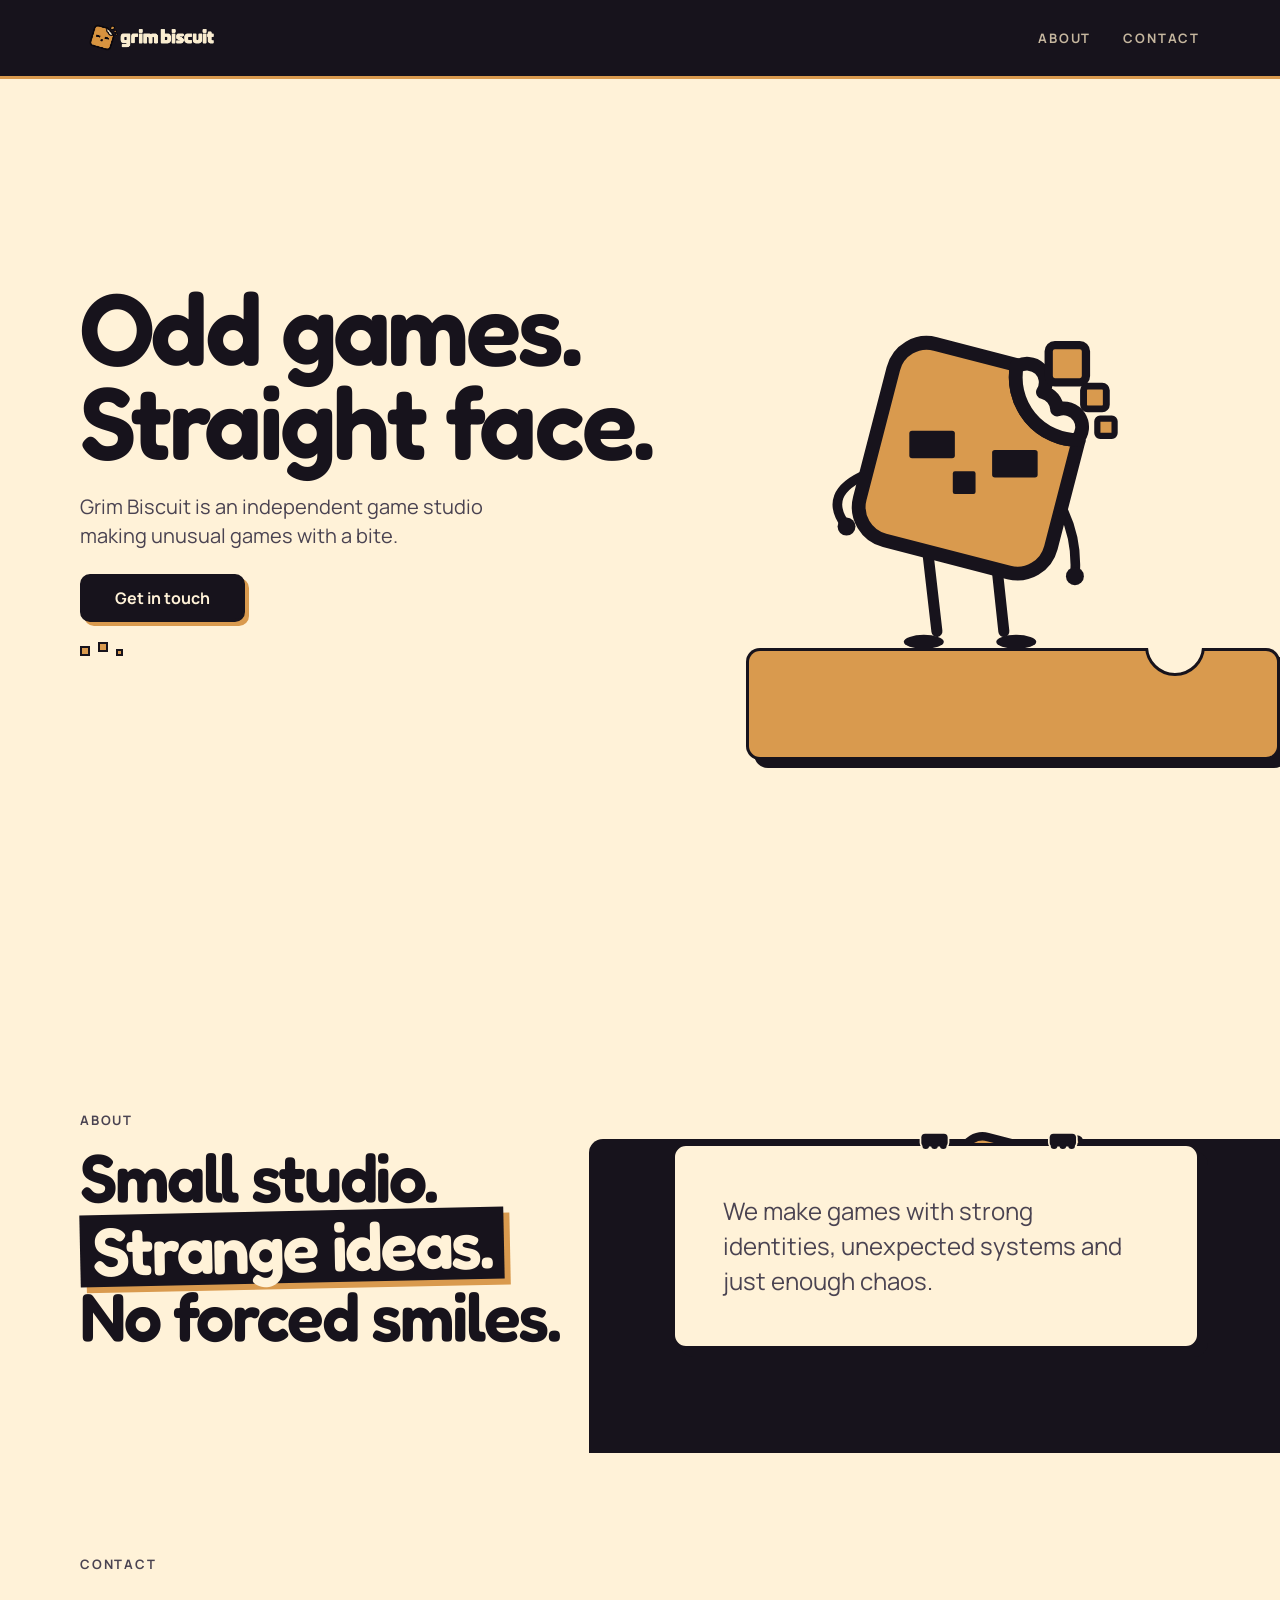
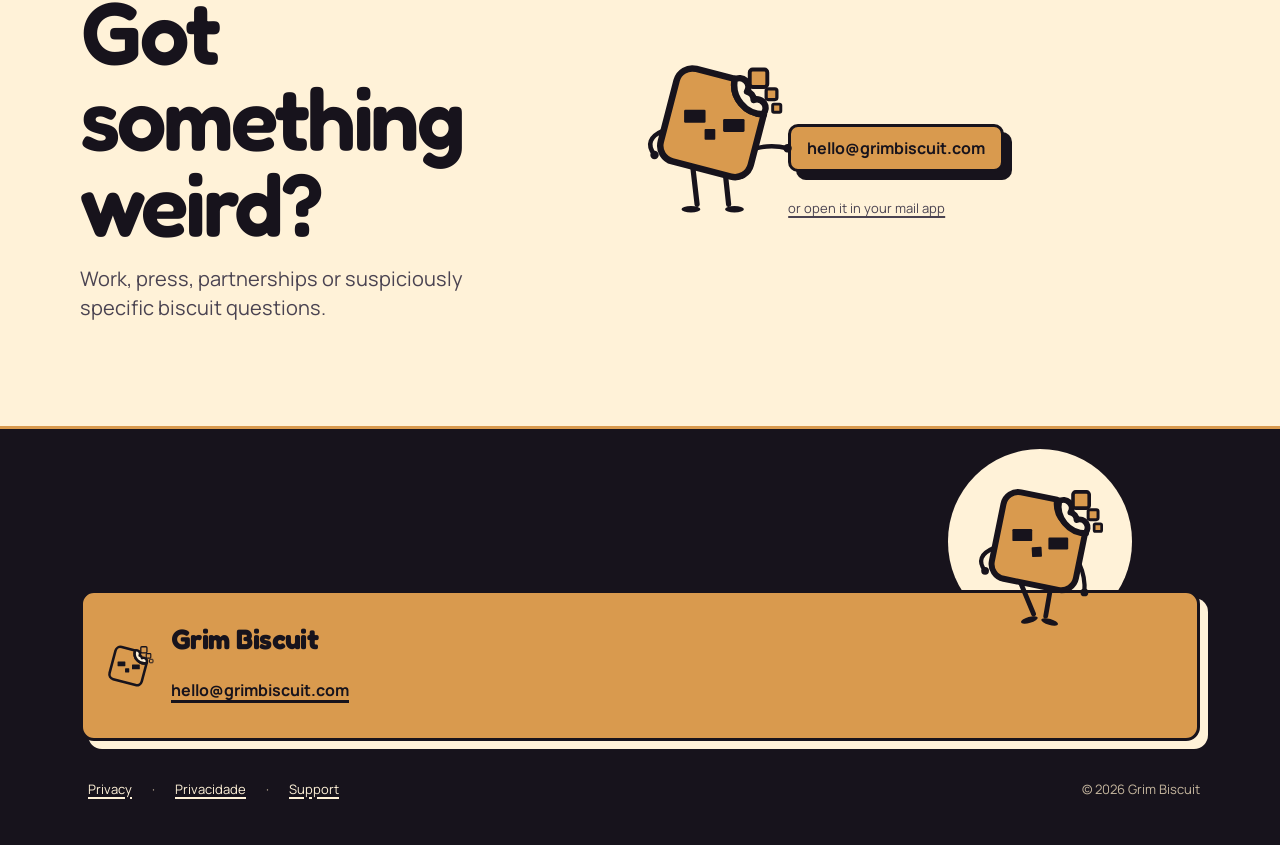
<file: index.html>
<!DOCTYPE html><html lang="en" class="display_fb883786-module__F76nvG__variable body_460a41cd-module__pSrDgW__variable"><head><meta charSet="utf-8"/><meta name="viewport" content="width=device-width, initial-scale=1"/><link rel="preload" href="/_next/static/media/Fredoka-s.p.3j9n-jqs50_oa.ttf" as="font" crossorigin="" type="font/ttf"/><link rel="preload" href="/_next/static/media/Manrope-s.p.0nrgw8_4xg_io.ttf" as="font" crossorigin="" type="font/ttf"/><link rel="preload" as="image" href="/brand/logo-wordmark.webp"/><link rel="stylesheet" href="/_next/static/chunks/3dsjnv6c_3pm8.css" data-precedence="next"/><link rel="stylesheet" href="/_next/static/chunks/34tfysfq8cwx8.css" data-precedence="next"/><link rel="preload" as="script" fetchPriority="low" href="/_next/static/chunks/3s6nzrbk-8mnv.js"/><script src="/_next/static/chunks/19mx3mg6lkumu.js" async=""></script><script src="/_next/static/chunks/3kmozkq6tgqnz.js" async=""></script><script src="/_next/static/chunks/344n2zhqbh4pn.js" async=""></script><script src="/_next/static/chunks/turbopack-0ol8c8yjy8j3w.js" async=""></script><script src="/_next/static/chunks/0h2qsuyze9ds1.js" async=""></script><script src="/_next/static/chunks/3m96vzd02iewo.js" async=""></script><script src="/_next/static/chunks/1aix9hscuo9b8.js" async=""></script><script src="/_next/static/chunks/1h_f3yjgb6d45.js" async=""></script><script src="/_next/static/chunks/2z7y_afep4kcl.js" async=""></script><title>Grim Biscuit — Odd games. Straight face.</title><meta name="description" content="Grim Biscuit is an independent game studio making unusual games with a bite."/><link rel="manifest" href="/site.webmanifest"/><link rel="canonical" href="https://grimbiscuit.com/"/><meta property="og:title" content="Grim Biscuit — Odd games. Straight face."/><meta property="og:description" content="Grim Biscuit is an independent game studio making unusual games with a bite."/><meta property="og:url" content="https://grimbiscuit.com/"/><meta property="og:site_name" content="Grim Biscuit"/><meta property="og:image" content="https://grimbiscuit.com/brand/og-cover.png"/><meta property="og:image:width" content="1200"/><meta property="og:image:height" content="630"/><meta property="og:image:alt" content="Grim Biscuit"/><meta property="og:type" content="website"/><meta name="twitter:card" content="summary_large_image"/><meta name="twitter:title" content="Grim Biscuit — Odd games. Straight face."/><meta name="twitter:description" content="Grim Biscuit is an independent game studio making unusual games with a bite."/><meta name="twitter:image" content="https://grimbiscuit.com/brand/og-cover.png"/><link rel="icon" href="/favicon.ico"/><link rel="icon" href="/icons/icon-32.png" type="image/png" sizes="32x32"/><link rel="icon" href="/icons/icon-192.png" type="image/png" sizes="192x192"/><link rel="apple-touch-icon" href="/apple-touch-icon.png" sizes="180x180" type="image/png"/><meta name="next-size-adjust" content=""/><script src="/_next/static/chunks/0cz1d0mv5g_q7.js" noModule=""></script></head><body><div hidden=""><!--$--><!--/$--></div><a class="skip-link" href="#main">Skip to content</a><header class="site-header"><div class="site-header__inner container"><a class="site-header__brand" aria-label="Grim Biscuit" href="/"><span class="brand-mark site-header__mark" data-brand-mark="true"><div class="GrimMascot-module__C0FOjG__wrap GrimMascot-module__C0FOjG__mark" data-mascot-state="idle"><svg viewBox="60 92 548 480" class="GrimMascot-module__C0FOjG__svg GrimMascot-module__C0FOjG__back" data-grim-mascot="true" data-mascot-part="back" role="presentation" aria-hidden="true"><g><g id="mascot-body"><g transform="translate(307 332) rotate(14.8)"><path d="M 26.2,-190 A 112 112 0 0 0 190,-84.8 L 190,132 A 58 58 0 0 1 132,190 L -132,190 A 58 58 0 0 1 -190,132 L -190,-132 A 58 58 0 0 1 -132,-190 Z" fill="#D99A4E" stroke="#17131C" stroke-width="29" stroke-linejoin="round"/></g><rect x="266" y="358" width="48" height="48" rx="5" fill="#17131C"/></g><g id="mascot-bite-filling"><g transform="translate(307 332) rotate(14.8)"><path d="M 26.2,-190 A 112 112 0 0 0 190,-84.8 A 112 112 0 0 1 188.3,-83.9 A 40 40 0 0 0 125.1,-126.2 A 40 40 0 0 0 90.8,-148.2 A 40 40 0 0 0 26.1,-188.1 A 112 112 0 0 1 26.2,-190 Z" fill="#FFF2D8" stroke="#17131C" stroke-width="29" stroke-linejoin="round"/></g></g><g id="mascot-eye-left"><g transform="translate(225 308)"><rect x="-44.5" y="-27" width="89" height="54" rx="5" fill="#17131C"/></g></g><g id="mascot-eye-right"><g transform="translate(390 343)"><rect x="-44.5" y="-27" width="89" height="54" rx="5" fill="#17131C"/></g></g><g id="mascot-crumb-1"><rect x="446" y="112" width="70" height="70" rx="12" fill="#D99A4E" stroke="#17131C" stroke-width="15"/></g><g id="mascot-crumb-2"><rect x="508" y="190" width="52" height="52" rx="9" fill="#D99A4E" stroke="#17131C" stroke-width="13"/></g><g id="mascot-crumb-3"><rect x="545" y="255" width="40" height="40" rx="7" fill="#D99A4E" stroke="#17131C" stroke-width="11"/></g></g></svg></div></span><img alt="Grim Biscuit" loading="eager" width="1086" height="362" decoding="async" data-nimg="1" class="site-header__wordmark" style="color:transparent" src="/brand/logo-wordmark.webp"/></a><nav class="site-nav site-nav--desktop" aria-label="Primary navigation"><a href="#about">About</a><a href="#contact">Contact</a></nav><button class="menu-toggle" type="button" aria-expanded="false" aria-controls="mobile-navigation" aria-label="Open navigation menu"><span aria-hidden="true"></span><span aria-hidden="true"></span><span aria-hidden="true"></span></button><nav id="mobile-navigation" class="site-nav site-nav--mobile" aria-label="Mobile navigation" aria-hidden="true"><a tabindex="-1" href="#about">About</a><a tabindex="-1" href="#contact">Contact</a><a class="btn btn-primary" tabindex="-1" href="#contact">Get in touch</a><a class="site-nav__mail" href="mailto:hello@grimbiscuit.com" tabindex="-1">hello@grimbiscuit.com</a></nav></div></header><div class="scroll-progress" aria-hidden="true"><div class="scroll-progress__bar"></div></div><main id="main"><div class="route-transition"><!--$?--><template id="B:0"></template><div class="loading-screen" role="status" aria-label="Loading"><span class="brand-mark loading-screen__mark" data-brand-mark="true"><div class="GrimMascot-module__C0FOjG__wrap GrimMascot-module__C0FOjG__mark" data-mascot-state="loading"><svg viewBox="60 92 548 480" class="GrimMascot-module__C0FOjG__svg GrimMascot-module__C0FOjG__back" data-grim-mascot="true" data-mascot-part="back" role="presentation" aria-hidden="true"><g><g id="mascot-body"><g transform="translate(307 332) rotate(14.8)"><path d="M 26.2,-190 A 112 112 0 0 0 190,-84.8 L 190,132 A 58 58 0 0 1 132,190 L -132,190 A 58 58 0 0 1 -190,132 L -190,-132 A 58 58 0 0 1 -132,-190 Z" fill="#D99A4E" stroke="#17131C" stroke-width="29" stroke-linejoin="round"/></g><rect x="266" y="358" width="48" height="48" rx="5" fill="#17131C"/></g><g id="mascot-bite-filling"><g transform="translate(307 332) rotate(14.8)"><path d="M 26.2,-190 A 112 112 0 0 0 190,-84.8 A 112 112 0 0 1 188.3,-83.9 A 40 40 0 0 0 125.1,-126.2 A 40 40 0 0 0 90.8,-148.2 A 40 40 0 0 0 26.1,-188.1 A 112 112 0 0 1 26.2,-190 Z" fill="#FFF2D8" stroke="#17131C" stroke-width="29" stroke-linejoin="round"/></g></g><g id="mascot-eye-left"><g transform="translate(225 308)"><rect x="-44.5" y="-27" width="89" height="54" rx="5" fill="#17131C"/></g></g><g id="mascot-eye-right"><g transform="translate(390 343)"><rect x="-44.5" y="-27" width="89" height="54" rx="5" fill="#17131C"/></g></g><g id="mascot-crumb-1"><rect x="446" y="112" width="70" height="70" rx="12" fill="#D99A4E" stroke="#17131C" stroke-width="15"/></g><g id="mascot-crumb-2"><rect x="508" y="190" width="52" height="52" rx="9" fill="#D99A4E" stroke="#17131C" stroke-width="13"/></g><g id="mascot-crumb-3"><rect x="545" y="255" width="40" height="40" rx="7" fill="#D99A4E" stroke="#17131C" stroke-width="11"/></g></g></svg></div></span></div><!--/$--></div></main><footer class="site-footer" data-scene="sit"><div class="site-footer__inner container"><div class="sit" style="--m-body-bottom:0.6953125" data-sit="true" data-kicking="false"><span class="moon sit__moon" aria-hidden="true"></span><div class="sit__mascot" aria-hidden="true"><div class="GrimMascot-module__C0FOjG__wrap" data-mascot-state="idle"><svg viewBox="0 0 640 640" class="GrimMascot-module__C0FOjG__svg GrimMascot-module__C0FOjG__back" data-grim-mascot="true" data-mascot-part="back" role="presentation" aria-hidden="true"><g><g id="mascot-leg-left" transform="rotate(-16 255 405)"><path d="M 255,405 L 268,518" fill="none" stroke="#17131C" stroke-width="16" stroke-linecap="round"/><ellipse cx="249" cy="533" rx="29" ry="10" fill="#17131C"/></g><g id="mascot-leg-right" transform="rotate(16 355 425)"><path d="M 355,425 L 365,518" fill="none" stroke="#17131C" stroke-width="16" stroke-linecap="round"/><ellipse cx="383" cy="533" rx="29" ry="10" fill="#17131C"/></g><g id="mascot-arm-left"><path d="M 166,290 Q 100,318 137,366" fill="none" stroke="#17131C" stroke-width="14" stroke-linecap="round"/><circle cx="137" cy="366" r="13" fill="#17131C"/></g><g id="mascot-arm-right"><path d="M 452,345 Q 472,388 468,438" fill="none" stroke="#17131C" stroke-width="14" stroke-linecap="round"/><circle cx="468" cy="438" r="13" fill="#17131C"/></g><g id="mascot-body" transform="rotate(-3 319 267)"><g transform="translate(319 267) rotate(14.5)"><path d="M 29.1,-147 A 91 91 0 0 0 143,-64 L 143,97 A 50 50 0 0 1 93,147 L -93,147 A 50 50 0 0 1 -143,97 L -143,-97 A 50 50 0 0 1 -93,-147 Z" fill="#D99A4E" stroke="#17131C" stroke-width="20" stroke-linejoin="round"/></g><rect x="291" y="286" width="33" height="33" rx="3" fill="#17131C"/></g><g id="mascot-bite-filling"><g transform="translate(319 267) rotate(14.5)"><path d="M 29.1,-147 A 91 91 0 0 0 143,-64 A 91 91 0 0 1 140.2,-63.3 A 27 27 0 0 0 101.6,-99.2 A 27 27 0 0 0 75.4,-118.4 A 27 27 0 0 0 29.3,-144.2 A 91 91 0 0 1 29.1,-147 Z" fill="#FFF2D8" stroke="#17131C" stroke-width="20" stroke-linejoin="round"/></g></g><g id="mascot-eye-left"><g transform="translate(261 247)"><rect x="-33" y="-20" width="66" height="40" rx="4" fill="#17131C"/></g></g><g id="mascot-eye-right"><g transform="translate(381 275)"><rect x="-33" y="-20" width="66" height="40" rx="4" fill="#17131C"/></g></g><g id="mascot-crumb-1"><rect x="430" y="103" width="54" height="54" rx="9" fill="#D99A4E" stroke="#17131C" stroke-width="12"/></g><g id="mascot-crumb-2"><rect x="480.5" y="162.5" width="33" height="33" rx="6" fill="#D99A4E" stroke="#17131C" stroke-width="10"/></g><g id="mascot-crumb-3"><rect x="500.5" y="209.5" width="25" height="25" rx="4" fill="#D99A4E" stroke="#17131C" stroke-width="9"/></g></g></svg></div></div><div class="sit__panel" data-footer-panel="true"><a class="site-footer__mark" aria-label="Grim Biscuit" href="/"><span class="brand-mark" data-brand-mark="true"><div class="GrimMascot-module__C0FOjG__wrap GrimMascot-module__C0FOjG__mark" data-mascot-state="idle"><svg viewBox="60 92 548 480" class="GrimMascot-module__C0FOjG__svg GrimMascot-module__C0FOjG__back" data-grim-mascot="true" data-mascot-part="back" role="presentation" aria-hidden="true"><g><g id="mascot-body"><g transform="translate(307 332) rotate(14.8)"><path d="M 26.2,-190 A 112 112 0 0 0 190,-84.8 L 190,132 A 58 58 0 0 1 132,190 L -132,190 A 58 58 0 0 1 -190,132 L -190,-132 A 58 58 0 0 1 -132,-190 Z" fill="#D99A4E" stroke="#17131C" stroke-width="29" stroke-linejoin="round"/></g><rect x="266" y="358" width="48" height="48" rx="5" fill="#17131C"/></g><g id="mascot-bite-filling"><g transform="translate(307 332) rotate(14.8)"><path d="M 26.2,-190 A 112 112 0 0 0 190,-84.8 A 112 112 0 0 1 188.3,-83.9 A 40 40 0 0 0 125.1,-126.2 A 40 40 0 0 0 90.8,-148.2 A 40 40 0 0 0 26.1,-188.1 A 112 112 0 0 1 26.2,-190 Z" fill="#FFF2D8" stroke="#17131C" stroke-width="29" stroke-linejoin="round"/></g></g><g id="mascot-eye-left"><g transform="translate(225 308)"><rect x="-44.5" y="-27" width="89" height="54" rx="5" fill="#17131C"/></g></g><g id="mascot-eye-right"><g transform="translate(390 343)"><rect x="-44.5" y="-27" width="89" height="54" rx="5" fill="#17131C"/></g></g><g id="mascot-crumb-1"><rect x="446" y="112" width="70" height="70" rx="12" fill="#D99A4E" stroke="#17131C" stroke-width="15"/></g><g id="mascot-crumb-2"><rect x="508" y="190" width="52" height="52" rx="9" fill="#D99A4E" stroke="#17131C" stroke-width="13"/></g><g id="mascot-crumb-3"><rect x="545" y="255" width="40" height="40" rx="7" fill="#D99A4E" stroke="#17131C" stroke-width="11"/></g></g></svg></div></span></a><div class="site-footer__copy"><p class="site-footer__name">Grim Biscuit</p><a class="site-footer__mail" href="mailto:hello@grimbiscuit.com" data-footer-mail="true">hello@grimbiscuit.com</a></div></div></div><div class="site-footer__meta"><p class="site-footer__legal"><a href="/privacy/">Privacy</a><span aria-hidden="true">·</span><a href="/privacidade/">Privacidade</a><span aria-hidden="true">·</span><a href="/support/">Support</a></p><p class="site-footer__copyright">© <!-- -->2026<!-- --> <!-- -->Grim Biscuit</p></div></div></footer><noscript><style>[hidden]{display:block !important}</style></noscript><script type="application/ld+json">{"@context":"https://schema.org","@type":"Organization","name":"Grim Biscuit","url":"https://grimbiscuit.com","logo":"https://grimbiscuit.com/brand/logo-mark.webp","email":"hello@grimbiscuit.com"}</script><script>requestAnimationFrame(function(){$RT=performance.now()});</script><script src="/_next/static/chunks/3s6nzrbk-8mnv.js" id="_R_" async=""></script><div hidden id="S:0"><section class="hero" aria-labelledby="hero-title" data-scene="stage"><div class="hero__inner container"><div class="hero__copy"><div class="reveal" data-reveal="true" style="--reveal-delay:0ms"><h1 id="hero-title"><span>Odd games.</span> <span>Straight face.</span></h1></div><div class="reveal" data-reveal="true" style="--reveal-delay:70ms"><p class="hero__lede lede">Grim Biscuit is an independent game studio making unusual games with a bite.</p></div><div class="reveal hero__cta-reveal" data-reveal="true" style="--reveal-delay:140ms"><div class="magnetic hero__cta-wrap"><a class="btn btn-primary btn--block" href="#contact" data-biscuit-cta="true">Get in touch</a></div></div><div class="reveal hero__motif" data-reveal="true" style="--reveal-delay:210ms"><span class="crumbs" aria-hidden="true"><span></span><span></span><span></span></span></div></div><div class="hero__stage" style="--m-ground:0.8484375" data-stage="true" data-pressed="false"><div class="hero__mascot"><div class="GrimMascot-module__C0FOjG__wrap" data-mascot-state="idle"><svg viewBox="0 0 640 640" class="GrimMascot-module__C0FOjG__svg GrimMascot-module__C0FOjG__back" data-grim-mascot="true" data-mascot-part="back" role="presentation" aria-hidden="true"><g><g id="mascot-leg-left"><path d="M 255,405 L 268,518" fill="none" stroke="#17131C" stroke-width="16" stroke-linecap="round"/><ellipse cx="249" cy="533" rx="29" ry="10" fill="#17131C"/></g><g id="mascot-leg-right"><path d="M 355,425 L 365,518" fill="none" stroke="#17131C" stroke-width="16" stroke-linecap="round"/><ellipse cx="383" cy="533" rx="29" ry="10" fill="#17131C"/></g><g id="mascot-arm-left"><path d="M 166,290 Q 100,318 137,366" fill="none" stroke="#17131C" stroke-width="14" stroke-linecap="round"/><circle cx="137" cy="366" r="13" fill="#17131C"/></g><g id="mascot-arm-right"><path d="M 452,345 Q 472,388 468,438" fill="none" stroke="#17131C" stroke-width="14" stroke-linecap="round"/><circle cx="468" cy="438" r="13" fill="#17131C"/></g><g id="mascot-body"><g transform="translate(319 267) rotate(14.5)"><path d="M 29.1,-147 A 91 91 0 0 0 143,-64 L 143,97 A 50 50 0 0 1 93,147 L -93,147 A 50 50 0 0 1 -143,97 L -143,-97 A 50 50 0 0 1 -93,-147 Z" fill="#D99A4E" stroke="#17131C" stroke-width="20" stroke-linejoin="round"/></g><rect x="291" y="286" width="33" height="33" rx="3" fill="#17131C"/></g><g id="mascot-bite-filling"><g transform="translate(319 267) rotate(14.5)"><path d="M 29.1,-147 A 91 91 0 0 0 143,-64 A 91 91 0 0 1 140.2,-63.3 A 27 27 0 0 0 101.6,-99.2 A 27 27 0 0 0 75.4,-118.4 A 27 27 0 0 0 29.3,-144.2 A 91 91 0 0 1 29.1,-147 Z" fill="#FFF2D8" stroke="#17131C" stroke-width="20" stroke-linejoin="round"/></g></g><g id="mascot-eye-left"><g transform="translate(261 247)"><rect x="-33" y="-20" width="66" height="40" rx="4" fill="#17131C"/></g></g><g id="mascot-eye-right"><g transform="translate(381 275)"><rect x="-33" y="-20" width="66" height="40" rx="4" fill="#17131C"/></g></g><g id="mascot-crumb-1"><rect x="430" y="103" width="54" height="54" rx="9" fill="#D99A4E" stroke="#17131C" stroke-width="12"/></g><g id="mascot-crumb-2"><rect x="480.5" y="162.5" width="33" height="33" rx="6" fill="#D99A4E" stroke="#17131C" stroke-width="10"/></g><g id="mascot-crumb-3"><rect x="500.5" y="209.5" width="25" height="25" rx="4" fill="#D99A4E" stroke="#17131C" stroke-width="9"/></g></g></svg></div></div><div class="hero__slab" aria-hidden="true"><span class="hero__slab-bite"></span></div></div></div></section><section id="about" class="section about" aria-labelledby="about-title" data-scene="hang"><div class="container about__inner"><div class="reveal about__head" data-reveal="true" style="--reveal-delay:0ms"><p class="eyebrow">About</p><h2 id="about-title" class="about__title"><span>Small studio.</span> <span class="about__hl">Strange ideas.</span> <span>No forced smiles.</span></h2></div><div class="hang" style="--m-ledge:0.5578125" data-hang="true" data-ducked="false"><div class="hang__mascot" aria-hidden="true"><div class="GrimMascot-module__C0FOjG__wrap" data-mascot-state="peek"><svg viewBox="0 0 640 640" class="GrimMascot-module__C0FOjG__svg GrimMascot-module__C0FOjG__back" data-grim-mascot="true" data-mascot-part="back" role="presentation" aria-hidden="true"><g transform="translate(0 288)"><g id="mascot-leg-left"><path d="M 255,405 L 268,518" fill="none" stroke="#17131C" stroke-width="16" stroke-linecap="round"/><ellipse cx="249" cy="533" rx="29" ry="10" fill="#17131C"/></g><g id="mascot-leg-right"><path d="M 355,425 L 365,518" fill="none" stroke="#17131C" stroke-width="16" stroke-linecap="round"/><ellipse cx="383" cy="533" rx="29" ry="10" fill="#17131C"/></g><g id="mascot-body"><g transform="translate(319 267) rotate(14.5)"><path d="M 29.1,-147 A 91 91 0 0 0 143,-64 L 143,97 A 50 50 0 0 1 93,147 L -93,147 A 50 50 0 0 1 -143,97 L -143,-97 A 50 50 0 0 1 -93,-147 Z" fill="#D99A4E" stroke="#17131C" stroke-width="20" stroke-linejoin="round"/></g><rect x="291" y="286" width="33" height="33" rx="3" fill="#17131C"/></g><g id="mascot-bite-filling"><g transform="translate(319 267) rotate(14.5)"><path d="M 29.1,-147 A 91 91 0 0 0 143,-64 A 91 91 0 0 1 140.2,-63.3 A 27 27 0 0 0 101.6,-99.2 A 27 27 0 0 0 75.4,-118.4 A 27 27 0 0 0 29.3,-144.2 A 91 91 0 0 1 29.1,-147 Z" fill="#FFF2D8" stroke="#17131C" stroke-width="20" stroke-linejoin="round"/></g></g><g id="mascot-eye-left"><g transform="translate(261 247)"><rect x="-33" y="-20" width="66" height="40" rx="4" fill="#17131C"/></g></g><g id="mascot-eye-right"><g transform="translate(381 275)"><rect x="-33" y="-20" width="66" height="40" rx="4" fill="#17131C"/></g></g><g id="mascot-crumb-1"><rect x="430" y="103" width="54" height="54" rx="9" fill="#D99A4E" stroke="#17131C" stroke-width="12"/></g><g id="mascot-crumb-2"><rect x="480.5" y="162.5" width="33" height="33" rx="6" fill="#D99A4E" stroke="#17131C" stroke-width="10"/></g><g id="mascot-crumb-3"><rect x="500.5" y="209.5" width="25" height="25" rx="4" fill="#D99A4E" stroke="#17131C" stroke-width="9"/></g></g></svg><svg viewBox="0 0 640 640" class="GrimMascot-module__C0FOjG__svg GrimMascot-module__C0FOjG__front" data-grim-mascot="true" data-mascot-part="front" role="presentation" aria-hidden="true"><g transform="translate(0 38.4)"><g id="mascot-hand-left" transform="translate(140 350)"><rect x="-35" y="-19" width="70" height="38" rx="13" fill="#FFF2D8"/><rect x="-32.5" y="3" width="23.7" height="22" rx="11.8" fill="#FFF2D8"/><rect x="-11.8" y="3" width="23.7" height="22" rx="11.8" fill="#FFF2D8"/><rect x="8.8" y="3" width="23.7" height="22" rx="11.8" fill="#FFF2D8"/><rect x="-31" y="-15" width="62" height="30" rx="9" fill="#17131C"/><rect x="-28.5" y="3" width="15.7" height="18" rx="7.8" fill="#17131C"/><rect x="-7.8" y="3" width="15.7" height="18" rx="7.8" fill="#17131C"/><rect x="12.8" y="3" width="15.7" height="18" rx="7.8" fill="#17131C"/></g><g id="mascot-hand-right" transform="translate(442 350)"><rect x="-35" y="-19" width="70" height="38" rx="13" fill="#FFF2D8"/><rect x="-32.5" y="3" width="23.7" height="22" rx="11.8" fill="#FFF2D8"/><rect x="-11.8" y="3" width="23.7" height="22" rx="11.8" fill="#FFF2D8"/><rect x="8.8" y="3" width="23.7" height="22" rx="11.8" fill="#FFF2D8"/><rect x="-31" y="-15" width="62" height="30" rx="9" fill="#17131C"/><rect x="-28.5" y="3" width="15.7" height="18" rx="7.8" fill="#17131C"/><rect x="-7.8" y="3" width="15.7" height="18" rx="7.8" fill="#17131C"/><rect x="12.8" y="3" width="15.7" height="18" rx="7.8" fill="#17131C"/></g></g></svg></div></div><div class="hang__card"><p class="lede about__lede">We make games with strong identities, unexpected systems and just enough chaos.</p></div></div></div></section><section id="contact" class="section contact" aria-labelledby="contact-title" data-scene="hold"><div class="container contact__inner"><div class="reveal contact__copy" data-reveal="true" style="--reveal-delay:0ms"><p class="eyebrow">Contact</p><h2 id="contact-title">Got something weird?</h2><p class="lede">Work, press, partnerships or suspiciously specific biscuit questions.</p></div><div class="hold" style="--m-hand:0.5390625;--m-hand-x:0.8740098555417323;--m-ground:0.8484375" data-hold="true" data-tugged="false"><div class="hold__mascot" aria-hidden="true"><div class="GrimMascot-module__C0FOjG__wrap" data-mascot-state="idle"><svg viewBox="0 0 640 640" class="GrimMascot-module__C0FOjG__svg GrimMascot-module__C0FOjG__back" data-grim-mascot="true" data-mascot-part="back" role="presentation" aria-hidden="true"><g><g id="mascot-leg-left"><path d="M 255,405 L 268,518" fill="none" stroke="#17131C" stroke-width="16" stroke-linecap="round"/><ellipse cx="249" cy="533" rx="29" ry="10" fill="#17131C"/></g><g id="mascot-leg-right"><path d="M 355,425 L 365,518" fill="none" stroke="#17131C" stroke-width="16" stroke-linecap="round"/><ellipse cx="383" cy="533" rx="29" ry="10" fill="#17131C"/></g><g id="mascot-arm-left"><path d="M 166,290 Q 100,318 137,366" fill="none" stroke="#17131C" stroke-width="14" stroke-linecap="round"/><circle cx="137" cy="366" r="13" fill="#17131C"/></g><g id="mascot-arm-right"><path d="M 452,345 Q 472,388 468,438" fill="none" stroke="#17131C" stroke-width="14" stroke-linecap="round"/><circle cx="468" cy="438" r="13" fill="#17131C"/></g><g id="mascot-body"><g transform="translate(319 267) rotate(14.5)"><path d="M 29.1,-147 A 91 91 0 0 0 143,-64 L 143,97 A 50 50 0 0 1 93,147 L -93,147 A 50 50 0 0 1 -143,97 L -143,-97 A 50 50 0 0 1 -93,-147 Z" fill="#D99A4E" stroke="#17131C" stroke-width="20" stroke-linejoin="round"/></g><rect x="291" y="286" width="33" height="33" rx="3" fill="#17131C"/></g><g id="mascot-bite-filling"><g transform="translate(319 267) rotate(14.5)"><path d="M 29.1,-147 A 91 91 0 0 0 143,-64 A 91 91 0 0 1 140.2,-63.3 A 27 27 0 0 0 101.6,-99.2 A 27 27 0 0 0 75.4,-118.4 A 27 27 0 0 0 29.3,-144.2 A 91 91 0 0 1 29.1,-147 Z" fill="#FFF2D8" stroke="#17131C" stroke-width="20" stroke-linejoin="round"/></g></g><g id="mascot-eye-left"><g transform="translate(261 247)"><rect x="-33" y="-20" width="66" height="40" rx="4" fill="#17131C"/></g></g><g id="mascot-eye-right"><g transform="translate(381 275)"><rect x="-33" y="-20" width="66" height="40" rx="4" fill="#17131C"/></g></g><g id="mascot-crumb-1"><rect x="430" y="103" width="54" height="54" rx="9" fill="#D99A4E" stroke="#17131C" stroke-width="12"/></g><g id="mascot-crumb-2"><rect x="480.5" y="162.5" width="33" height="33" rx="6" fill="#D99A4E" stroke="#17131C" stroke-width="10"/></g><g id="mascot-crumb-3"><rect x="500.5" y="209.5" width="25" height="25" rx="4" fill="#D99A4E" stroke="#17131C" stroke-width="9"/></g></g></svg></div></div><div class="hold__button"><button type="button" class="btn btn-accent btn--block" data-biscuit-cta="true" data-contact-cta="true">hello@grimbiscuit.com</button><span class="visually-hidden" role="status" aria-live="polite"></span><a class="contact__mailto" href="mailto:hello@grimbiscuit.com">or open it in your mail app</a></div></div></div></section><!--$--><!--/$--></div><script>$RB=[];$RV=function(a){$RT=performance.now();for(var b=0;b<a.length;b+=2){var c=a[b],e=a[b+1];null!==e.parentNode&&e.parentNode.removeChild(e);var f=c.parentNode;if(f){var g=c.previousSibling,h=0;do{if(c&&8===c.nodeType){var d=c.data;if("/$"===d||"/&"===d)if(0===h)break;else h--;else"$"!==d&&"$?"!==d&&"$~"!==d&&"$!"!==d&&"&"!==d||h++}d=c.nextSibling;f.removeChild(c);c=d}while(c);for(;e.firstChild;)f.insertBefore(e.firstChild,c);g.data="$";g._reactRetry&&requestAnimationFrame(g._reactRetry)}}a.length=0};
$RC=function(a,b){if(b=document.getElementById(b))(a=document.getElementById(a))?(a.previousSibling.data="$~",$RB.push(a,b),2===$RB.length&&("number"!==typeof $RT?requestAnimationFrame($RV.bind(null,$RB)):(a=performance.now(),setTimeout($RV.bind(null,$RB),2300>a&&2E3<a?2300-a:$RT+300-a)))):b.parentNode.removeChild(b)};$RC("B:0","S:0")</script><script>(self.__next_f=self.__next_f||[]).push([0])</script><script>self.__next_f.push([1,"1:I[39756,[\"/_next/static/chunks/0h2qsuyze9ds1.js\",\"/_next/static/chunks/3m96vzd02iewo.js\",\"/_next/static/chunks/1aix9hscuo9b8.js\"],\"LoadingBoundaryProvider\"]\n2:I[46508,[\"/_next/static/chunks/0h2qsuyze9ds1.js\",\"/_next/static/chunks/3m96vzd02iewo.js\",\"/_next/static/chunks/1aix9hscuo9b8.js\"],\"BrandMark\"]\n3:\"$Sreact.fragment\"\n4:I[36852,[\"/_next/static/chunks/0h2qsuyze9ds1.js\",\"/_next/static/chunks/3m96vzd02iewo.js\",\"/_next/static/chunks/1aix9hscuo9b8.js\"],\"SiteHeader\"]\n5:I[46083,[\"/_next/static/chunks/0h2qsuyze9ds1.js\",\"/_next/static/chunks/3m96vzd02iewo.js\",\"/_next/static/chunks/1aix9hscuo9b8.js\"],\"ScrollProgress\"]\n6:I[76902,[\"/_next/static/chunks/0h2qsuyze9ds1.js\",\"/_next/static/chunks/3m96vzd02iewo.js\",\"/_next/static/chunks/1aix9hscuo9b8.js\"],\"RouteTransition\"]\n7:I[39756,[\"/_next/static/chunks/0h2qsuyze9ds1.js\",\"/_next/static/chunks/3m96vzd02iewo.js\",\"/_next/static/chunks/1aix9hscuo9b8.js\"],\"default\"]\n8:I[37457,[\"/_next/static/chunks/0h2qsuyze9ds1.js\",\"/_next/static/chunks/3m96vzd02iewo.js\",\"/_next/static/chunks/1aix9hscuo9b8.js\"],\"default\"]\n9:I[29800,[\"/_next/static/chunks/0h2qsuyze9ds1.js\",\"/_next/static/chunks/3m96vzd02iewo.js\",\"/_next/static/chunks/1aix9hscuo9b8.js\",\"/_next/static/chunks/1h_f3yjgb6d45.js\"],\"NotFoundScene\"]\na:I[8745,[\"/_next/static/chunks/0h2qsuyze9ds1.js\",\"/_next/static/chunks/3m96vzd02iewo.js\",\"/_next/static/chunks/1aix9hscuo9b8.js\"],\"SiteFooter\"]\nc:I[32177,[\"/_next/static/chunks/0h2qsuyze9ds1.js\",\"/_next/static/chunks/3m96vzd02iewo.js\",\"/_next/static/chunks/1aix9hscuo9b8.js\",\"/_next/static/chunks/2z7y_afep4kcl.js\"],\"Hero\"]\nd:I[75543,[\"/_next/static/chunks/0h2qsuyze9ds1.js\",\"/_next/static/chunks/3m96vzd02iewo.js\",\"/_next/static/chunks/1aix9hscuo9b8.js\",\"/_next/static/chunks/2z7y_afep4kcl.js\"],\"AboutSection\"]\ne:I[17683,[\"/_next/static/chunks/0h2qsuyze9ds1.js\",\"/_next/static/chunks/3m96vzd02iewo.js\",\"/_next/static/chunks/1aix9hscuo9b8.js\",\"/_next/static/chunks/2z7y_afep4kcl.js\"],\"ContactSection\"]\nf:I[97367,[\"/_next/static/chunks/0h2qsuyze9ds1.js\",\"/_next/static/chunks/3m96vzd02iewo.js\",\"/_next/static/chunks/1aix9hscuo9b8.js\"],\"OutletBoundary\"]\n10:\"$Sreact.suspense\"\n12:I[97367,[\"/_next/static/chunks/0h2qsuyze9ds1.js\",\"/_next/static/chunks/3m96vzd02iewo.js\",\"/_next/static/chunks/1aix9hscuo9b8.js\"],\"ViewportBoundary\"]\n14:I[97367,[\"/_next/static/chunks/0h2qsuyze9ds1.js\",\"/_next/static/chunks/3m96vzd02iewo.js\",\"/_next/static/chunks/1aix9hscuo9b8.js\"],\"MetadataBoundary\"]\n16:I[68027,[\"/_next/static/chunks/0h2qsuyze9ds1.js\",\"/_next/static/chunks/3m96vzd02iewo.js\",\"/_next/static/chunks/1aix9hscuo9b8.js\"],\"default\",1]\n:HL[\"/_next/static/chunks/3dsjnv6c_3pm8.css\",\"style\"]\n:HL[\"/_next/static/chunks/34tfysfq8cwx8.css\",\"style\"]\n:HL[\"/_next/static/media/Fredoka-s.p.3j9n-jqs50_oa.ttf\",\"font\",{\"crossOrigin\":\"\",\"type\":\"font/ttf\"}]\n:HL[\"/_next/static/media/Manrope-s.p.0nrgw8_4xg_io.ttf\",\"font\",{\"crossOrigin\":\"\",\"type\":\"font/ttf\"}]\nb:[\"$\",\"style\",null,{\"children\":\"[hidden]{display:block !important}\"}]\n0:{\"P\":null,\"c\":[\"\",\"\"],\"q\":\"\",\"i\":false,\"f\":[[[\"\",{\"children\":[\"__PAGE__\",{},\"$undefined\",\"$undefined\",4608]},\"$undefined\",\"$undefined\",4628],[[\"$\",\"$L1\",null,{\"loading\":[[\"$\",\"div\",\"l\",{\"className\":\"loading-screen\",\"role\":\"status\",\"aria-label\":\"Loading\",\"children\":[\"$\",\"$L2\",null,{\"className\":\"loading-screen__mark\",\"loading\":true}]}],[],null],\"children\":[\"$\",\"$3\",\"c\",{\"children\":[[[\"$\",\"link\",\"0\",{\"rel\":\"stylesheet\",\"href\":\"/_next/static/chunks/3dsjnv6c_3pm8.css\",\"precedence\":\"next\",\"crossOrigin\":\"$undefined\",\"nonce\":\"$undefined\"}],[\"$\",\"link\",\"1\",{\"rel\":\"stylesheet\",\"href\":\"/_next/static/chunks/34tfysfq8cwx8.css\",\"precedence\":\"next\",\"crossOrigin\":\"$undefined\",\"nonce\":\"$undefined\"}],[\"$\",\"script\",\"script-0\",{\"src\":\"/_next/static/chunks/0h2qsuyze9ds1.js\",\"async\":true,\"nonce\":\"$undefined\"}],[\"$\",\"script\",\"script-1\",{\"src\":\"/_next/static/chunks/3m96vzd02iewo.js\",\"async\":true,\"nonce\":\"$undefined\"}],[\"$\",\"script\",\"script-2\",{\"src\":\"/_next/static/chunks/1aix9hscuo9b8.js\",\"async\":true,\"nonce\":\"$undefined\"}]],[\"$\",\"html\",null,{\"lang\":\"en\",\"className\":\"display_fb883786-module__F76nvG__variable body_460a41cd-module__pSrDgW__variable\",\"children\":[\"$\",\"body\",null,{\"children\":[[\"$\",\"a\",null,{\"className\":\"skip-link\",\"href\":\"#main\",\"children\":\"Skip to content\"}],[\"$\",\"$L4\",null,{}],[\"$\",\"$L5\",null,{}],[\"$\",\"main\",null,{\"id\":\"main\",\"children\":[\"$\",\"$L6\",null,{\"children\":[\"$\",\"$L7\",null,{\"parallelRouterKey\":\"children\",\"error\":\"$undefined\",\"errorStyles\":\"$undefined\",\"errorScripts\":\"$undefined\",\"template\":[\"$\",\"$L8\",null,{}],\"templateStyles\":\"$undefined\",\"templateScripts\":\"$undefined\",\"notFound\":[[\"$\",\"$L9\",null,{}],[]],\"forbidden\":\"$undefined\",\"unauthorized\":\"$undefined\"}]}]}],[\"$\",\"$La\",null,{}],[\"$\",\"noscript\",null,{\"children\":\"$b\"}],[\"$\",\"script\",null,{\"type\":\"application/ld+json\",\"dangerouslySetInnerHTML\":{\"__html\":\"{\\\"@context\\\":\\\"https://schema.org\\\",\\\"@type\\\":\\\"Organization\\\",\\\"name\\\":\\\"Grim Biscuit\\\",\\\"url\\\":\\\"https://grimbiscuit.com\\\",\\\"logo\\\":\\\"https://grimbiscuit.com/brand/logo-mark.webp\\\",\\\"email\\\":\\\"hello@grimbiscuit.com\\\"}\"}}]]}]}]]}]}],{\"children\":[[\"$\",\"$3\",\"c\",{\"children\":[[[\"$\",\"$Lc\",null,{}],[\"$\",\"$Ld\",null,{}],[\"$\",\"$Le\",null,{}]],[[\"$\",\"script\",\"script-0\",{\"src\":\"/_next/static/chunks/2z7y_afep4kcl.js\",\"async\":true,\"nonce\":\"$undefined\"}]],[\"$\",\"$Lf\",null,{\"children\":[\"$\",\"$10\",null,{\"name\":\"Next.MetadataOutlet\",\"children\":\"$@11\"}]}]]}],{},null,false,null]},null,false,null],[\"$\",\"$3\",\"h\",{\"children\":[null,[\"$\",\"$L12\",null,{\"children\":\"$L13\"}],[\"$\",\"div\",null,{\"hidden\":true,\"children\":[\"$\",\"$L14\",null,{\"children\":[\"$\",\"$10\",null,{\"name\":\"Next.Metadata\",\"children\":\"$L15\"}]}]}],[\"$\",\"meta\",null,{\"name\":\"next-size-adjust\",\"content\":\"\"}]]}],false]],\"m\":\"$undefined\",\"G\":[\"$16\",[[\"$\",\"link\",\"0\",{\"rel\":\"stylesheet\",\"href\":\"/_next/static/chunks/3dsjnv6c_3pm8.css\",\"precedence\":\"next\",\"crossOrigin\":\"$undefined\",\"nonce\":\"$undefined\"}],[\"$\",\"link\",\"1\",{\"rel\":\"stylesheet\",\"href\":\"/_next/static/chunks/34tfysfq8cwx8.css\",\"precedence\":\"next\",\"crossOrigin\":\"$undefined\",\"nonce\":\"$undefined\"}]]],\"S\":true,\"h\":null,\"r\":\"$undefined\",\"s\":\"$undefined\",\"a\":\"$undefined\",\"l\":\"$undefined\",\"p\":\"$undefined\",\"d\":\"$undefined\",\"b\":\"3GrIwS9T0WEEBHTbRvVt4\"}\n13:[[\"$\",\"meta\",\"0\",{\"charSet\":\"utf-8\"}],[\"$\",\"meta\",\"1\",{\"name\":\"viewport\",\"content\":\"width=device-width, initial-scale=1\"}]]\n17:I[27201,[\"/_next/static/chunks/0h2qsuyze9ds1.js\",\"/_next/static/chunks/3m96vzd02iewo.js\",\"/_next/static/chunks/1aix9hscuo9b8.js\"],\"IconMark\"]\n11:null\n15:[[\"$\",\"title\",\"0\",{\"children\":\"Grim Biscuit — Odd games. Straight face.\"}],[\"$\",\"meta\",\"1\",{\"name\":\"description\",\"content\":\"Grim Biscuit is an independent game studio making unusual games with a bite.\"}],[\"$\",\"link\",\"2\",{\"rel\":\"manifest\",\"href\":\"/site.webmanifest\",\"crossOrigin\":\"$undefined\"}],[\"$\",\"link\",\"3\",{\"rel\":\"canonical\",\"href\":\"https://grimbiscuit.com/\"}],[\"$\",\"meta\",\"4\",{\"property\":\"og:title\",\"content\":\"Grim Biscuit — Odd games. Straight face.\"}],[\"$\",\"meta\",\"5\",{\"property\":\"og:description\",\"content\":\"Grim Biscuit is an independent game studio making unusual games with a bite.\"}],[\"$\",\"meta\",\"6\",{\"property\":\"og:url\",\"content\":\"https://grimbiscuit.com/\"}],[\"$\",\"meta\",\"7\",{\"property\":\"og:site_name\",\"content\":\"Grim Biscuit\"}],[\"$\",\"meta\",\"8\",{\"property\":\"og:image\",\"content\":\"https://grimbiscuit.com/brand/og-cover.png\"}],[\"$\",\"meta\",\"9\",{\"property\":\"og:image:width\",\"content\":\"1200\"}],[\"$\",\"meta\",\"10\",{\"property\":\"og:image:height\",\"content\":\"630\"}],[\"$\",\"meta\",\"11\",{\"property\":\"og:image:alt\",\"content\":\"Grim Biscuit\"}],[\"$\",\"meta\",\"12\",{\"property\":\"og:type\",\"content\":\"website\"}],[\"$\",\"meta\",\"13\",{\"name\":\"twitter:card\",\"content\":\"summary_large_image\"}],[\"$\",\"meta\",\"14\",{\"name\":\"twitter:title\",\"content\":\"Grim Biscuit — Odd games. Straight face.\"}],[\"$\",\"meta\",\"15\",{\"name\":\"twitter:description\",\"content\":\"Grim Biscuit is an independent game studio making unusual games with a bite.\"}],[\"$\",\"meta\",\"16\",{\"name\":\"twitter:image\",\"content\":\"https://grimbiscuit.com/brand/og-cover.png\"}],[\"$\",\"link\",\"17\",{\"rel\":\"icon\",\"href\":\"/favicon.ico\"}],[\"$\",\"link\",\"18\",{\"rel\":\"icon\",\"href\":\"/icons/icon-32.png\",\"type\":\"image/png\",\"sizes\":\"32x32\"}],[\"$\",\"link\",\"19\",{\"rel\":\"icon\",\"href\":\"/icons/icon-192.png\",\"type\":\"image/png\",\"sizes\":\"192x192\"}],[\"$\",\"link\",\"20\",{\"rel\":\"apple-touch-icon\",\"href\":\"/apple-touch-icon.png\",\"sizes\":\"180x180\",\"type\":\"image/png\"}],[\"$\",\"$L17\",\"21\",{}]]\n"])</script></body></html>
</file>
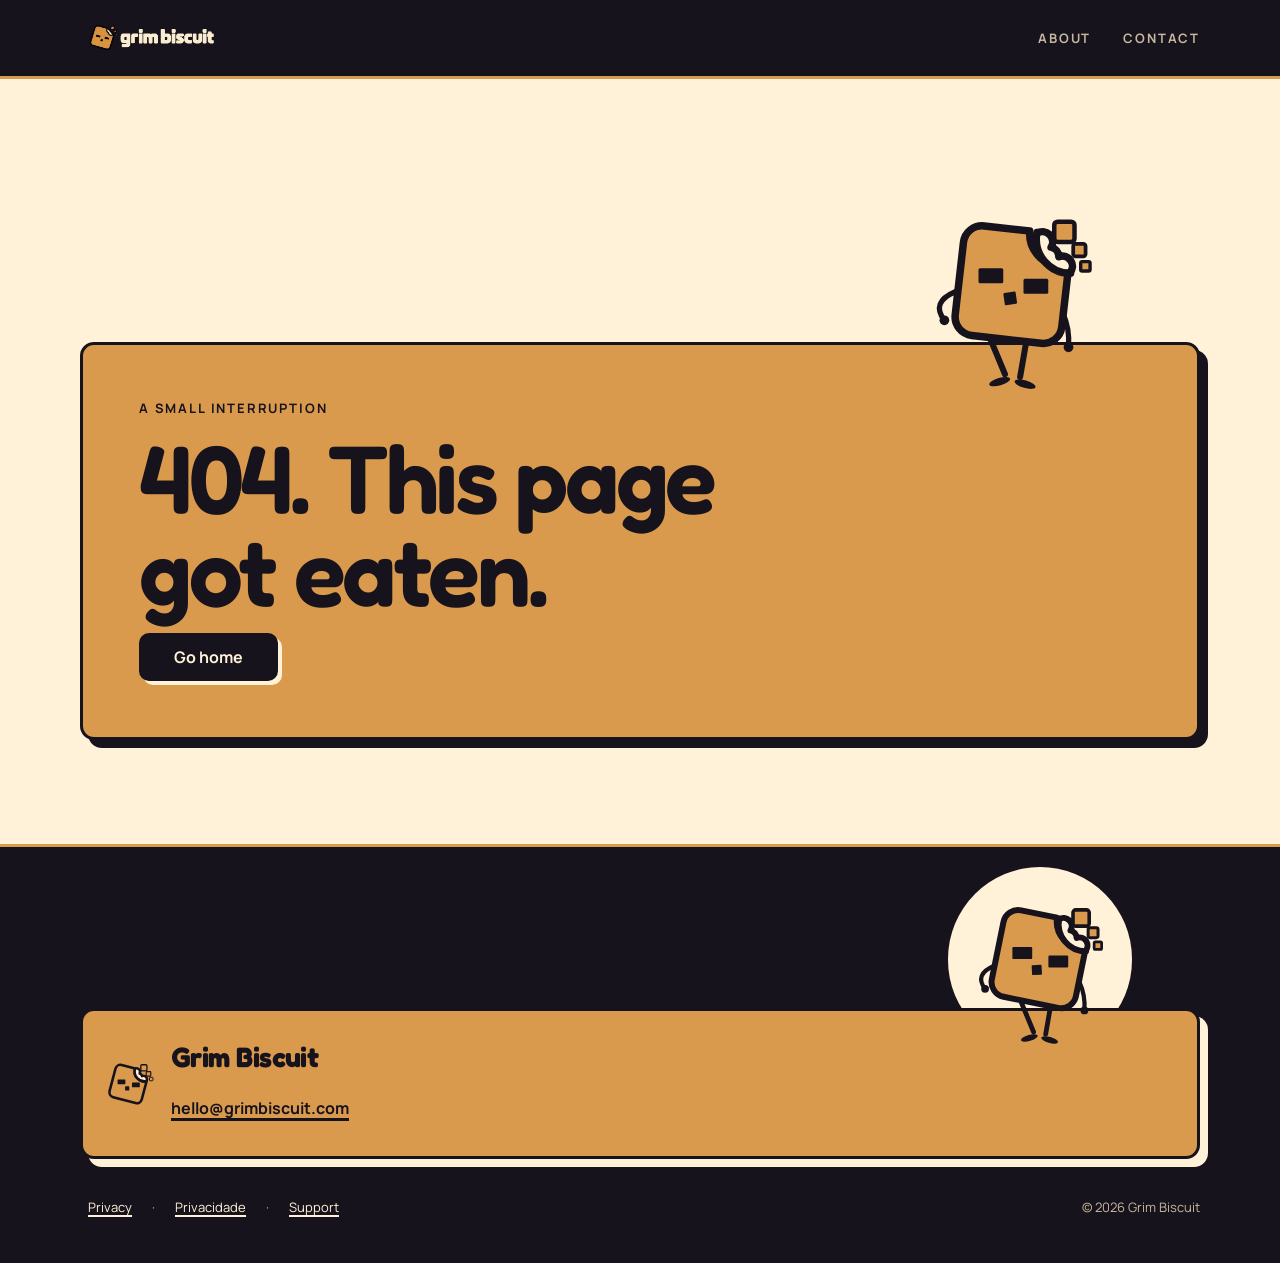
<file: 404/index.html>
<!DOCTYPE html><html lang="en" class="display_fb883786-module__F76nvG__variable body_460a41cd-module__pSrDgW__variable"><head><meta charSet="utf-8"/><meta name="viewport" content="width=device-width, initial-scale=1"/><link rel="preload" as="image" href="/brand/logo-wordmark.webp"/><link rel="stylesheet" href="/_next/static/chunks/3dsjnv6c_3pm8.css" data-precedence="next"/><link rel="stylesheet" href="/_next/static/chunks/34tfysfq8cwx8.css" data-precedence="next"/><link rel="preload" as="script" fetchPriority="low" href="/_next/static/chunks/3s6nzrbk-8mnv.js"/><script src="/_next/static/chunks/19mx3mg6lkumu.js" async=""></script><script src="/_next/static/chunks/3kmozkq6tgqnz.js" async=""></script><script src="/_next/static/chunks/344n2zhqbh4pn.js" async=""></script><script src="/_next/static/chunks/turbopack-0ol8c8yjy8j3w.js" async=""></script><script src="/_next/static/chunks/0h2qsuyze9ds1.js" async=""></script><script src="/_next/static/chunks/3m96vzd02iewo.js" async=""></script><script src="/_next/static/chunks/1aix9hscuo9b8.js" async=""></script><script src="/_next/static/chunks/1h_f3yjgb6d45.js" async=""></script><meta name="robots" content="noindex"/><title>Grim Biscuit — Odd games. Straight face.</title><meta name="description" content="Grim Biscuit is an independent game studio making unusual games with a bite."/><link rel="manifest" href="/site.webmanifest"/><link rel="canonical" href="https://grimbiscuit.com/"/><meta property="og:title" content="Grim Biscuit — Odd games. Straight face."/><meta property="og:description" content="Grim Biscuit is an independent game studio making unusual games with a bite."/><meta property="og:url" content="https://grimbiscuit.com/"/><meta property="og:site_name" content="Grim Biscuit"/><meta property="og:image" content="https://grimbiscuit.com/brand/og-cover.png"/><meta property="og:image:width" content="1200"/><meta property="og:image:height" content="630"/><meta property="og:image:alt" content="Grim Biscuit"/><meta property="og:type" content="website"/><meta name="twitter:card" content="summary_large_image"/><meta name="twitter:title" content="Grim Biscuit — Odd games. Straight face."/><meta name="twitter:description" content="Grim Biscuit is an independent game studio making unusual games with a bite."/><meta name="twitter:image" content="https://grimbiscuit.com/brand/og-cover.png"/><link rel="icon" href="/favicon.ico"/><link rel="icon" href="/icons/icon-32.png" type="image/png" sizes="32x32"/><link rel="icon" href="/icons/icon-192.png" type="image/png" sizes="192x192"/><link rel="apple-touch-icon" href="/apple-touch-icon.png" sizes="180x180" type="image/png"/><meta name="next-size-adjust" content=""/><script src="/_next/static/chunks/0cz1d0mv5g_q7.js" noModule=""></script></head><body><div hidden=""><!--$--><!--/$--></div><a class="skip-link" href="#main">Skip to content</a><header class="site-header"><div class="site-header__inner container"><a class="site-header__brand" aria-label="Grim Biscuit" href="/"><span class="brand-mark site-header__mark" data-brand-mark="true"><div class="GrimMascot-module__C0FOjG__wrap GrimMascot-module__C0FOjG__mark" data-mascot-state="idle"><svg viewBox="60 92 548 480" class="GrimMascot-module__C0FOjG__svg GrimMascot-module__C0FOjG__back" data-grim-mascot="true" data-mascot-part="back" role="presentation" aria-hidden="true"><g><g id="mascot-body"><g transform="translate(307 332) rotate(14.8)"><path d="M 26.2,-190 A 112 112 0 0 0 190,-84.8 L 190,132 A 58 58 0 0 1 132,190 L -132,190 A 58 58 0 0 1 -190,132 L -190,-132 A 58 58 0 0 1 -132,-190 Z" fill="#D99A4E" stroke="#17131C" stroke-width="29" stroke-linejoin="round"/></g><rect x="266" y="358" width="48" height="48" rx="5" fill="#17131C"/></g><g id="mascot-bite-filling"><g transform="translate(307 332) rotate(14.8)"><path d="M 26.2,-190 A 112 112 0 0 0 190,-84.8 A 112 112 0 0 1 188.3,-83.9 A 40 40 0 0 0 125.1,-126.2 A 40 40 0 0 0 90.8,-148.2 A 40 40 0 0 0 26.1,-188.1 A 112 112 0 0 1 26.2,-190 Z" fill="#FFF2D8" stroke="#17131C" stroke-width="29" stroke-linejoin="round"/></g></g><g id="mascot-eye-left"><g transform="translate(225 308)"><rect x="-44.5" y="-27" width="89" height="54" rx="5" fill="#17131C"/></g></g><g id="mascot-eye-right"><g transform="translate(390 343)"><rect x="-44.5" y="-27" width="89" height="54" rx="5" fill="#17131C"/></g></g><g id="mascot-crumb-1"><rect x="446" y="112" width="70" height="70" rx="12" fill="#D99A4E" stroke="#17131C" stroke-width="15"/></g><g id="mascot-crumb-2"><rect x="508" y="190" width="52" height="52" rx="9" fill="#D99A4E" stroke="#17131C" stroke-width="13"/></g><g id="mascot-crumb-3"><rect x="545" y="255" width="40" height="40" rx="7" fill="#D99A4E" stroke="#17131C" stroke-width="11"/></g></g></svg></div></span><img alt="Grim Biscuit" loading="eager" width="1086" height="362" decoding="async" data-nimg="1" class="site-header__wordmark" style="color:transparent" src="/brand/logo-wordmark.webp"/></a><nav class="site-nav site-nav--desktop" aria-label="Primary navigation"><a href="/#about">About</a><a href="/#contact">Contact</a></nav><button class="menu-toggle" type="button" aria-expanded="false" aria-controls="mobile-navigation" aria-label="Open navigation menu"><span aria-hidden="true"></span><span aria-hidden="true"></span><span aria-hidden="true"></span></button><nav id="mobile-navigation" class="site-nav site-nav--mobile" aria-label="Mobile navigation" aria-hidden="true"><a tabindex="-1" href="/#about">About</a><a tabindex="-1" href="/#contact">Contact</a><a class="btn btn-primary" tabindex="-1" href="/#contact">Get in touch</a><a class="site-nav__mail" href="mailto:hello@grimbiscuit.com" tabindex="-1">hello@grimbiscuit.com</a></nav></div></header><div class="scroll-progress" aria-hidden="true"><div class="scroll-progress__bar"></div></div><main id="main"><div class="route-transition"><!--$?--><template id="B:0"></template><div class="loading-screen" role="status" aria-label="Loading"><span class="brand-mark loading-screen__mark" data-brand-mark="true"><div class="GrimMascot-module__C0FOjG__wrap GrimMascot-module__C0FOjG__mark" data-mascot-state="loading"><svg viewBox="60 92 548 480" class="GrimMascot-module__C0FOjG__svg GrimMascot-module__C0FOjG__back" data-grim-mascot="true" data-mascot-part="back" role="presentation" aria-hidden="true"><g><g id="mascot-body"><g transform="translate(307 332) rotate(14.8)"><path d="M 26.2,-190 A 112 112 0 0 0 190,-84.8 L 190,132 A 58 58 0 0 1 132,190 L -132,190 A 58 58 0 0 1 -190,132 L -190,-132 A 58 58 0 0 1 -132,-190 Z" fill="#D99A4E" stroke="#17131C" stroke-width="29" stroke-linejoin="round"/></g><rect x="266" y="358" width="48" height="48" rx="5" fill="#17131C"/></g><g id="mascot-bite-filling"><g transform="translate(307 332) rotate(14.8)"><path d="M 26.2,-190 A 112 112 0 0 0 190,-84.8 A 112 112 0 0 1 188.3,-83.9 A 40 40 0 0 0 125.1,-126.2 A 40 40 0 0 0 90.8,-148.2 A 40 40 0 0 0 26.1,-188.1 A 112 112 0 0 1 26.2,-190 Z" fill="#FFF2D8" stroke="#17131C" stroke-width="29" stroke-linejoin="round"/></g></g><g id="mascot-eye-left"><g transform="translate(225 308)"><rect x="-44.5" y="-27" width="89" height="54" rx="5" fill="#17131C"/></g></g><g id="mascot-eye-right"><g transform="translate(390 343)"><rect x="-44.5" y="-27" width="89" height="54" rx="5" fill="#17131C"/></g></g><g id="mascot-crumb-1"><rect x="446" y="112" width="70" height="70" rx="12" fill="#D99A4E" stroke="#17131C" stroke-width="15"/></g><g id="mascot-crumb-2"><rect x="508" y="190" width="52" height="52" rx="9" fill="#D99A4E" stroke="#17131C" stroke-width="13"/></g><g id="mascot-crumb-3"><rect x="545" y="255" width="40" height="40" rx="7" fill="#D99A4E" stroke="#17131C" stroke-width="11"/></g></g></svg></div></span></div><!--/$--></div></main><footer class="site-footer" data-scene="sit"><div class="site-footer__inner container"><div class="sit" style="--m-body-bottom:0.6953125" data-sit="true" data-kicking="false"><span class="moon sit__moon" aria-hidden="true"></span><div class="sit__mascot" aria-hidden="true"><div class="GrimMascot-module__C0FOjG__wrap" data-mascot-state="idle"><svg viewBox="0 0 640 640" class="GrimMascot-module__C0FOjG__svg GrimMascot-module__C0FOjG__back" data-grim-mascot="true" data-mascot-part="back" role="presentation" aria-hidden="true"><g><g id="mascot-leg-left" transform="rotate(-16 255 405)"><path d="M 255,405 L 268,518" fill="none" stroke="#17131C" stroke-width="16" stroke-linecap="round"/><ellipse cx="249" cy="533" rx="29" ry="10" fill="#17131C"/></g><g id="mascot-leg-right" transform="rotate(16 355 425)"><path d="M 355,425 L 365,518" fill="none" stroke="#17131C" stroke-width="16" stroke-linecap="round"/><ellipse cx="383" cy="533" rx="29" ry="10" fill="#17131C"/></g><g id="mascot-arm-left"><path d="M 166,290 Q 100,318 137,366" fill="none" stroke="#17131C" stroke-width="14" stroke-linecap="round"/><circle cx="137" cy="366" r="13" fill="#17131C"/></g><g id="mascot-arm-right"><path d="M 452,345 Q 472,388 468,438" fill="none" stroke="#17131C" stroke-width="14" stroke-linecap="round"/><circle cx="468" cy="438" r="13" fill="#17131C"/></g><g id="mascot-body" transform="rotate(-3 319 267)"><g transform="translate(319 267) rotate(14.5)"><path d="M 29.1,-147 A 91 91 0 0 0 143,-64 L 143,97 A 50 50 0 0 1 93,147 L -93,147 A 50 50 0 0 1 -143,97 L -143,-97 A 50 50 0 0 1 -93,-147 Z" fill="#D99A4E" stroke="#17131C" stroke-width="20" stroke-linejoin="round"/></g><rect x="291" y="286" width="33" height="33" rx="3" fill="#17131C"/></g><g id="mascot-bite-filling"><g transform="translate(319 267) rotate(14.5)"><path d="M 29.1,-147 A 91 91 0 0 0 143,-64 A 91 91 0 0 1 140.2,-63.3 A 27 27 0 0 0 101.6,-99.2 A 27 27 0 0 0 75.4,-118.4 A 27 27 0 0 0 29.3,-144.2 A 91 91 0 0 1 29.1,-147 Z" fill="#FFF2D8" stroke="#17131C" stroke-width="20" stroke-linejoin="round"/></g></g><g id="mascot-eye-left"><g transform="translate(261 247)"><rect x="-33" y="-20" width="66" height="40" rx="4" fill="#17131C"/></g></g><g id="mascot-eye-right"><g transform="translate(381 275)"><rect x="-33" y="-20" width="66" height="40" rx="4" fill="#17131C"/></g></g><g id="mascot-crumb-1"><rect x="430" y="103" width="54" height="54" rx="9" fill="#D99A4E" stroke="#17131C" stroke-width="12"/></g><g id="mascot-crumb-2"><rect x="480.5" y="162.5" width="33" height="33" rx="6" fill="#D99A4E" stroke="#17131C" stroke-width="10"/></g><g id="mascot-crumb-3"><rect x="500.5" y="209.5" width="25" height="25" rx="4" fill="#D99A4E" stroke="#17131C" stroke-width="9"/></g></g></svg></div></div><div class="sit__panel" data-footer-panel="true"><a class="site-footer__mark" aria-label="Grim Biscuit" href="/"><span class="brand-mark" data-brand-mark="true"><div class="GrimMascot-module__C0FOjG__wrap GrimMascot-module__C0FOjG__mark" data-mascot-state="idle"><svg viewBox="60 92 548 480" class="GrimMascot-module__C0FOjG__svg GrimMascot-module__C0FOjG__back" data-grim-mascot="true" data-mascot-part="back" role="presentation" aria-hidden="true"><g><g id="mascot-body"><g transform="translate(307 332) rotate(14.8)"><path d="M 26.2,-190 A 112 112 0 0 0 190,-84.8 L 190,132 A 58 58 0 0 1 132,190 L -132,190 A 58 58 0 0 1 -190,132 L -190,-132 A 58 58 0 0 1 -132,-190 Z" fill="#D99A4E" stroke="#17131C" stroke-width="29" stroke-linejoin="round"/></g><rect x="266" y="358" width="48" height="48" rx="5" fill="#17131C"/></g><g id="mascot-bite-filling"><g transform="translate(307 332) rotate(14.8)"><path d="M 26.2,-190 A 112 112 0 0 0 190,-84.8 A 112 112 0 0 1 188.3,-83.9 A 40 40 0 0 0 125.1,-126.2 A 40 40 0 0 0 90.8,-148.2 A 40 40 0 0 0 26.1,-188.1 A 112 112 0 0 1 26.2,-190 Z" fill="#FFF2D8" stroke="#17131C" stroke-width="29" stroke-linejoin="round"/></g></g><g id="mascot-eye-left"><g transform="translate(225 308)"><rect x="-44.5" y="-27" width="89" height="54" rx="5" fill="#17131C"/></g></g><g id="mascot-eye-right"><g transform="translate(390 343)"><rect x="-44.5" y="-27" width="89" height="54" rx="5" fill="#17131C"/></g></g><g id="mascot-crumb-1"><rect x="446" y="112" width="70" height="70" rx="12" fill="#D99A4E" stroke="#17131C" stroke-width="15"/></g><g id="mascot-crumb-2"><rect x="508" y="190" width="52" height="52" rx="9" fill="#D99A4E" stroke="#17131C" stroke-width="13"/></g><g id="mascot-crumb-3"><rect x="545" y="255" width="40" height="40" rx="7" fill="#D99A4E" stroke="#17131C" stroke-width="11"/></g></g></svg></div></span></a><div class="site-footer__copy"><p class="site-footer__name">Grim Biscuit</p><a class="site-footer__mail" href="mailto:hello@grimbiscuit.com" data-footer-mail="true">hello@grimbiscuit.com</a></div></div></div><div class="site-footer__meta"><p class="site-footer__legal"><a href="/privacy/">Privacy</a><span aria-hidden="true">·</span><a href="/privacidade/">Privacidade</a><span aria-hidden="true">·</span><a href="/support/">Support</a></p><p class="site-footer__copyright">© <!-- -->2026<!-- --> <!-- -->Grim Biscuit</p></div></div></footer><noscript><style>[hidden]{display:block !important}</style></noscript><script type="application/ld+json">{"@context":"https://schema.org","@type":"Organization","name":"Grim Biscuit","url":"https://grimbiscuit.com","logo":"https://grimbiscuit.com/brand/logo-mark.webp","email":"hello@grimbiscuit.com"}</script><script>requestAnimationFrame(function(){$RT=performance.now()});</script><script src="/_next/static/chunks/3s6nzrbk-8mnv.js" id="_R_" async=""></script><div hidden id="S:0"><section class="not-found" aria-labelledby="not-found-title" data-scene="fall"><div class="container not-found__inner"><div class="fall" style="--m-body-bottom:0.6953125" data-fall="true" data-lifted="false"><div class="fall__mascot" aria-hidden="true"><div class="GrimMascot-module__C0FOjG__wrap" data-mascot-state="error"><svg viewBox="0 0 640 640" class="GrimMascot-module__C0FOjG__svg GrimMascot-module__C0FOjG__back" data-grim-mascot="true" data-mascot-part="back" role="presentation" aria-hidden="true"><g><g id="mascot-leg-left" transform="rotate(-16 255 405)"><path d="M 255,405 L 268,518" fill="none" stroke="#17131C" stroke-width="16" stroke-linecap="round"/><ellipse cx="249" cy="533" rx="29" ry="10" fill="#17131C"/></g><g id="mascot-leg-right" transform="rotate(16 355 425)"><path d="M 355,425 L 365,518" fill="none" stroke="#17131C" stroke-width="16" stroke-linecap="round"/><ellipse cx="383" cy="533" rx="29" ry="10" fill="#17131C"/></g><g id="mascot-arm-left"><path d="M 166,290 Q 100,318 137,366" fill="none" stroke="#17131C" stroke-width="14" stroke-linecap="round"/><circle cx="137" cy="366" r="13" fill="#17131C"/></g><g id="mascot-arm-right"><path d="M 452,345 Q 472,388 468,438" fill="none" stroke="#17131C" stroke-width="14" stroke-linecap="round"/><circle cx="468" cy="438" r="13" fill="#17131C"/></g><g id="mascot-body" transform="rotate(-3 319 267)"><g transform="translate(319 267) rotate(14.5)"><path d="M 29.1,-147 A 91 91 0 0 0 143,-64 L 143,97 A 50 50 0 0 1 93,147 L -93,147 A 50 50 0 0 1 -143,97 L -143,-97 A 50 50 0 0 1 -93,-147 Z" fill="#D99A4E" stroke="#17131C" stroke-width="20" stroke-linejoin="round"/></g><rect x="291" y="286" width="33" height="33" rx="3" fill="#17131C"/></g><g id="mascot-bite-filling"><g transform="translate(319 267) rotate(14.5)"><path d="M 29.1,-147 A 91 91 0 0 0 143,-64 A 91 91 0 0 1 140.2,-63.3 A 27 27 0 0 0 101.6,-99.2 A 27 27 0 0 0 75.4,-118.4 A 27 27 0 0 0 29.3,-144.2 A 91 91 0 0 1 29.1,-147 Z" fill="#FFF2D8" stroke="#17131C" stroke-width="20" stroke-linejoin="round"/></g></g><g id="mascot-eye-left"><g transform="translate(261 247)"><rect x="-33" y="-20" width="66" height="40" rx="4" fill="#17131C"/></g></g><g id="mascot-eye-right"><g transform="translate(381 275)"><rect x="-33" y="-20" width="66" height="40" rx="4" fill="#17131C"/></g></g><g id="mascot-crumb-1"><rect x="430" y="103" width="54" height="54" rx="9" fill="#D99A4E" stroke="#17131C" stroke-width="12"/></g><g id="mascot-crumb-2"><rect x="480.5" y="162.5" width="33" height="33" rx="6" fill="#D99A4E" stroke="#17131C" stroke-width="10"/></g><g id="mascot-crumb-3"><rect x="500.5" y="209.5" width="25" height="25" rx="4" fill="#D99A4E" stroke="#17131C" stroke-width="9"/></g></g></svg></div></div><div class="fall__slab"><p class="eyebrow">A small interruption</p><h1 id="not-found-title">404. This page got eaten.</h1><a class="btn btn-primary not-found__home" href="/">Go home</a></div></div></div></section><!--$--><!--/$--></div><script>$RB=[];$RV=function(a){$RT=performance.now();for(var b=0;b<a.length;b+=2){var c=a[b],e=a[b+1];null!==e.parentNode&&e.parentNode.removeChild(e);var f=c.parentNode;if(f){var g=c.previousSibling,h=0;do{if(c&&8===c.nodeType){var d=c.data;if("/$"===d||"/&"===d)if(0===h)break;else h--;else"$"!==d&&"$?"!==d&&"$~"!==d&&"$!"!==d&&"&"!==d||h++}d=c.nextSibling;f.removeChild(c);c=d}while(c);for(;e.firstChild;)f.insertBefore(e.firstChild,c);g.data="$";g._reactRetry&&requestAnimationFrame(g._reactRetry)}}a.length=0};
$RC=function(a,b){if(b=document.getElementById(b))(a=document.getElementById(a))?(a.previousSibling.data="$~",$RB.push(a,b),2===$RB.length&&("number"!==typeof $RT?requestAnimationFrame($RV.bind(null,$RB)):(a=performance.now(),setTimeout($RV.bind(null,$RB),2300>a&&2E3<a?2300-a:$RT+300-a)))):b.parentNode.removeChild(b)};$RC("B:0","S:0")</script><script>(self.__next_f=self.__next_f||[]).push([0])</script><script>self.__next_f.push([1,"1:I[39756,[\"/_next/static/chunks/0h2qsuyze9ds1.js\",\"/_next/static/chunks/3m96vzd02iewo.js\",\"/_next/static/chunks/1aix9hscuo9b8.js\"],\"LoadingBoundaryProvider\"]\n2:I[46508,[\"/_next/static/chunks/0h2qsuyze9ds1.js\",\"/_next/static/chunks/3m96vzd02iewo.js\",\"/_next/static/chunks/1aix9hscuo9b8.js\"],\"BrandMark\"]\n3:\"$Sreact.fragment\"\n4:I[36852,[\"/_next/static/chunks/0h2qsuyze9ds1.js\",\"/_next/static/chunks/3m96vzd02iewo.js\",\"/_next/static/chunks/1aix9hscuo9b8.js\"],\"SiteHeader\"]\n5:I[46083,[\"/_next/static/chunks/0h2qsuyze9ds1.js\",\"/_next/static/chunks/3m96vzd02iewo.js\",\"/_next/static/chunks/1aix9hscuo9b8.js\"],\"ScrollProgress\"]\n6:I[76902,[\"/_next/static/chunks/0h2qsuyze9ds1.js\",\"/_next/static/chunks/3m96vzd02iewo.js\",\"/_next/static/chunks/1aix9hscuo9b8.js\"],\"RouteTransition\"]\n7:I[39756,[\"/_next/static/chunks/0h2qsuyze9ds1.js\",\"/_next/static/chunks/3m96vzd02iewo.js\",\"/_next/static/chunks/1aix9hscuo9b8.js\"],\"default\"]\n8:I[37457,[\"/_next/static/chunks/0h2qsuyze9ds1.js\",\"/_next/static/chunks/3m96vzd02iewo.js\",\"/_next/static/chunks/1aix9hscuo9b8.js\"],\"default\"]\n9:I[29800,[\"/_next/static/chunks/0h2qsuyze9ds1.js\",\"/_next/static/chunks/3m96vzd02iewo.js\",\"/_next/static/chunks/1aix9hscuo9b8.js\",\"/_next/static/chunks/1h_f3yjgb6d45.js\"],\"NotFoundScene\"]\na:I[8745,[\"/_next/static/chunks/0h2qsuyze9ds1.js\",\"/_next/static/chunks/3m96vzd02iewo.js\",\"/_next/static/chunks/1aix9hscuo9b8.js\"],\"SiteFooter\"]\nc:I[97367,[\"/_next/static/chunks/0h2qsuyze9ds1.js\",\"/_next/static/chunks/3m96vzd02iewo.js\",\"/_next/static/chunks/1aix9hscuo9b8.js\"],\"OutletBoundary\"]\nd:\"$Sreact.suspense\"\n10:I[97367,[\"/_next/static/chunks/0h2qsuyze9ds1.js\",\"/_next/static/chunks/3m96vzd02iewo.js\",\"/_next/static/chunks/1aix9hscuo9b8.js\"],\"ViewportBoundary\"]\n12:I[97367,[\"/_next/static/chunks/0h2qsuyze9ds1.js\",\"/_next/static/chunks/3m96vzd02iewo.js\",\"/_next/static/chunks/1aix9hscuo9b8.js\"],\"MetadataBoundary\"]\n14:I[68027,[\"/_next/static/chunks/0h2qsuyze9ds1.js\",\"/_next/static/chunks/3m96vzd02iewo.js\",\"/_next/static/chunks/1aix9hscuo9b8.js\"],\"default\",1]\n:HL[\"/_next/static/chunks/3dsjnv6c_3pm8.css\",\"style\"]\n:HL[\"/_next/static/chunks/34tfysfq8cwx8.css\",\"style\"]\nb:[\"$\",\"style\",null,{\"children\":\"[hidden]{display:block !important}\"}]\nf:X\n0:{\"P\":null,\"c\":[\"\",\"_not-found\",\"\"],\"q\":\"\",\"i\":false,\"f\":[[[\"\",{\"children\":[\"/_not-found\",{\"children\":[\"__PAGE__\",{},\"$undefined\",\"$undefined\",4608]},\"$undefined\",\"$undefined\",4608]},\"$undefined\",\"$undefined\",4628],[[\"$\",\"$L1\",null,{\"loading\":[[\"$\",\"div\",\"l\",{\"className\":\"loading-screen\",\"role\":\"status\",\"aria-label\":\"Loading\",\"children\":[\"$\",\"$L2\",null,{\"className\":\"loading-screen__mark\",\"loading\":true}]}],[],null],\"children\":[\"$\",\"$3\",\"c\",{\"children\":[[[\"$\",\"link\",\"0\",{\"rel\":\"stylesheet\",\"href\":\"/_next/static/chunks/3dsjnv6c_3pm8.css\",\"precedence\":\"next\",\"crossOrigin\":\"$undefined\",\"nonce\":\"$undefined\"}],[\"$\",\"link\",\"1\",{\"rel\":\"stylesheet\",\"href\":\"/_next/static/chunks/34tfysfq8cwx8.css\",\"precedence\":\"next\",\"crossOrigin\":\"$undefined\",\"nonce\":\"$undefined\"}],[\"$\",\"script\",\"script-0\",{\"src\":\"/_next/static/chunks/0h2qsuyze9ds1.js\",\"async\":true,\"nonce\":\"$undefined\"}],[\"$\",\"script\",\"script-1\",{\"src\":\"/_next/static/chunks/3m96vzd02iewo.js\",\"async\":true,\"nonce\":\"$undefined\"}],[\"$\",\"script\",\"script-2\",{\"src\":\"/_next/static/chunks/1aix9hscuo9b8.js\",\"async\":true,\"nonce\":\"$undefined\"}]],[\"$\",\"html\",null,{\"lang\":\"en\",\"className\":\"display_fb883786-module__F76nvG__variable body_460a41cd-module__pSrDgW__variable\",\"children\":[\"$\",\"body\",null,{\"children\":[[\"$\",\"a\",null,{\"className\":\"skip-link\",\"href\":\"#main\",\"children\":\"Skip to content\"}],[\"$\",\"$L4\",null,{}],[\"$\",\"$L5\",null,{}],[\"$\",\"main\",null,{\"id\":\"main\",\"children\":[\"$\",\"$L6\",null,{\"children\":[\"$\",\"$L7\",null,{\"parallelRouterKey\":\"children\",\"error\":\"$undefined\",\"errorStyles\":\"$undefined\",\"errorScripts\":\"$undefined\",\"template\":[\"$\",\"$L8\",null,{}],\"templateStyles\":\"$undefined\",\"templateScripts\":\"$undefined\",\"notFound\":[[\"$\",\"$L9\",null,{}],[]],\"forbidden\":\"$undefined\",\"unauthorized\":\"$undefined\"}]}]}],[\"$\",\"$La\",null,{}],[\"$\",\"noscript\",null,{\"children\":\"$b\"}],[\"$\",\"script\",null,{\"type\":\"application/ld+json\",\"dangerouslySetInnerHTML\":{\"__html\":\"{\\\"@context\\\":\\\"https://schema.org\\\",\\\"@type\\\":\\\"Organization\\\",\\\"name\\\":\\\"Grim Biscuit\\\",\\\"url\\\":\\\"https://grimbiscuit.com\\\",\\\"logo\\\":\\\"https://grimbiscuit.com/brand/logo-mark.webp\\\",\\\"email\\\":\\\"hello@grimbiscuit.com\\\"}\"}}]]}]}]]}]}],{\"children\":[[\"$\",\"$3\",\"c\",{\"children\":[null,[\"$\",\"$L7\",null,{\"parallelRouterKey\":\"children\",\"error\":\"$undefined\",\"errorStyles\":\"$undefined\",\"errorScripts\":\"$undefined\",\"template\":[\"$\",\"$L8\",null,{}],\"templateStyles\":\"$undefined\",\"templateScripts\":\"$undefined\",\"notFound\":\"$undefined\",\"forbidden\":\"$undefined\",\"unauthorized\":\"$undefined\"}]]}],{\"children\":[[\"$\",\"$3\",\"c\",{\"children\":[[\"$\",\"$L9\",null,{}],[[\"$\",\"script\",\"script-0\",{\"src\":\"/_next/static/chunks/1h_f3yjgb6d45.js\",\"async\":true,\"nonce\":\"$undefined\"}]],[\"$\",\"$Lc\",null,{\"children\":[\"$\",\"$d\",null,{\"name\":\"Next.MetadataOutlet\",\"children\":\"$@e\"}]}]]}],{},null,false,null]},null,false,\"$f\"]},null,false,null],[\"$\",\"$3\",\"h\",{\"children\":[[\"$\",\"meta\",null,{\"name\":\"robots\",\"content\":\"noindex\"}],[\"$\",\"$L10\",null,{\"children\":\"$L11\"}],[\"$\",\"div\",null,{\"hidden\":true,\"children\":[\"$\",\"$L12\",null,{\"children\":[\"$\",\"$d\",null,{\"name\":\"Next.Metadata\",\"children\":\"$L13\"}]}]}],[\"$\",\"meta\",null,{\"name\":\"next-size-adjust\",\"content\":\"\"}]]}],false]],\"m\":\"$undefined\",\"G\":[\"$14\",[[\"$\",\"link\",\"0\",{\"rel\":\"stylesheet\",\"href\":\"/_next/static/chunks/3dsjnv6c_3pm8.css\",\"precedence\":\"next\",\"crossOrigin\":\"$undefined\",\"nonce\":\"$undefined\"}],[\"$\",\"link\",\"1\",{\"rel\":\"stylesheet\",\"href\":\"/_next/static/chunks/34tfysfq8cwx8.css\",\"precedence\":\"next\",\"crossOrigin\":\"$undefined\",\"nonce\":\"$undefined\"}]]],\"S\":true,\"h\":null,\"r\":\"$undefined\",\"s\":\"$undefined\",\"a\":\"$undefined\",\"l\":\"$undefined\",\"p\":\"$undefined\",\"d\":\"$undefined\",\"b\":\"3GrIwS9T0WEEBHTbRvVt4\"}\nf:C\n11:[[\"$\",\"meta\",\"0\",{\"charSet\":\"utf-8\"}],[\"$\",\"meta\",\"1\",{\"name\":\"viewport\",\"content\":\"width=device-width, initial-scale=1\"}]]\n15:I[27201,[\"/_next/static/chunks/0h2qsuyze9ds1.js\",\"/_next/static/chunks/3m96vzd02iewo.js\",\"/_next/static/chunks/1aix9hscuo9b8.js\"],\"IconMark\"]\ne:null\n13:[[\"$\",\"title\",\"0\",{\"children\":\"Grim Biscuit — Odd games. Straight face.\"}],[\"$\",\"meta\",\"1\",{\"name\":\"description\",\"content\":\"Grim Biscuit is an independent game studio making unusual games with a bite.\"}],[\"$\",\"link\",\"2\",{\"rel\":\"manifest\",\"href\":\"/site.webmanifest\",\"crossOrigin\":\"$undefined\"}],[\"$\",\"link\",\"3\",{\"rel\":\"canonical\",\"href\":\"https://grimbiscuit.com/\"}],[\"$\",\"meta\",\"4\",{\"property\":\"og:title\",\"content\":\"Grim Biscuit — Odd games. Straight face.\"}],[\"$\",\"meta\",\"5\",{\"property\":\"og:description\",\"content\":\"Grim Biscuit is an independent game studio making unusual games with a bite.\"}],[\"$\",\"meta\",\"6\",{\"property\":\"og:url\",\"content\":\"https://grimbiscuit.com/\"}],[\"$\",\"meta\",\"7\",{\"property\":\"og:site_name\",\"content\":\"Grim Biscuit\"}],[\"$\",\"meta\",\"8\",{\"property\":\"og:image\",\"content\":\"https://grimbiscuit.com/brand/og-cover.png\"}],[\"$\",\"meta\",\"9\",{\"property\":\"og:image:width\",\"content\":\"1200\"}],[\"$\",\"meta\",\"10\",{\"property\":\"og:image:height\",\"content\":\"630\"}],[\"$\",\"meta\",\"11\",{\"property\":\"og:image:alt\",\"content\":\"Grim Biscuit\"}],[\"$\",\"meta\",\"12\",{\"property\":\"og:type\",\"content\":\"website\"}],[\"$\",\"meta\",\"13\",{\"name\":\"twitter:card\",\"content\":\"summary_large_image\"}],[\"$\",\"meta\",\"14\",{\"name\":\"twitter:title\",\"content\":\"Grim Biscuit — Odd games. Straight face.\"}],[\"$\",\"meta\",\"15\",{\"name\":\"twitter:description\",\"content\":\"Grim Biscuit is an independent game studio making unusual games with a bite.\"}],[\"$\",\"meta\",\"16\",{\"name\":\"twitter:image\",\"content\":\"https://grimbiscuit.com/brand/og-cover.png\"}],[\"$\",\"link\",\"17\",{\"rel\":\"icon\",\"href\":\"/favicon.ico\"}],[\"$\",\"link\",\"18\",{\"rel\":\"icon\",\"href\":\"/icons/icon-32.png\",\"type\":\"image/png\",\"sizes\":\"32x32\"}],[\"$\",\"link\",\"19\",{\"rel\":\"icon\",\"href\":\"/icons/icon-192.png\",\"type\":\"image/png\",\"sizes\":\"192x192\"}],[\"$\",\"link\",\"20\",{\"rel\":\"apple-touch-icon\",\"href\":\"/apple-touch-icon.png\",\"sizes\":\"180x180\",\"type\":\"image/png\"}],[\"$\",\"$L15\",\"21\",{}]]\n"])</script></body></html>
</file>
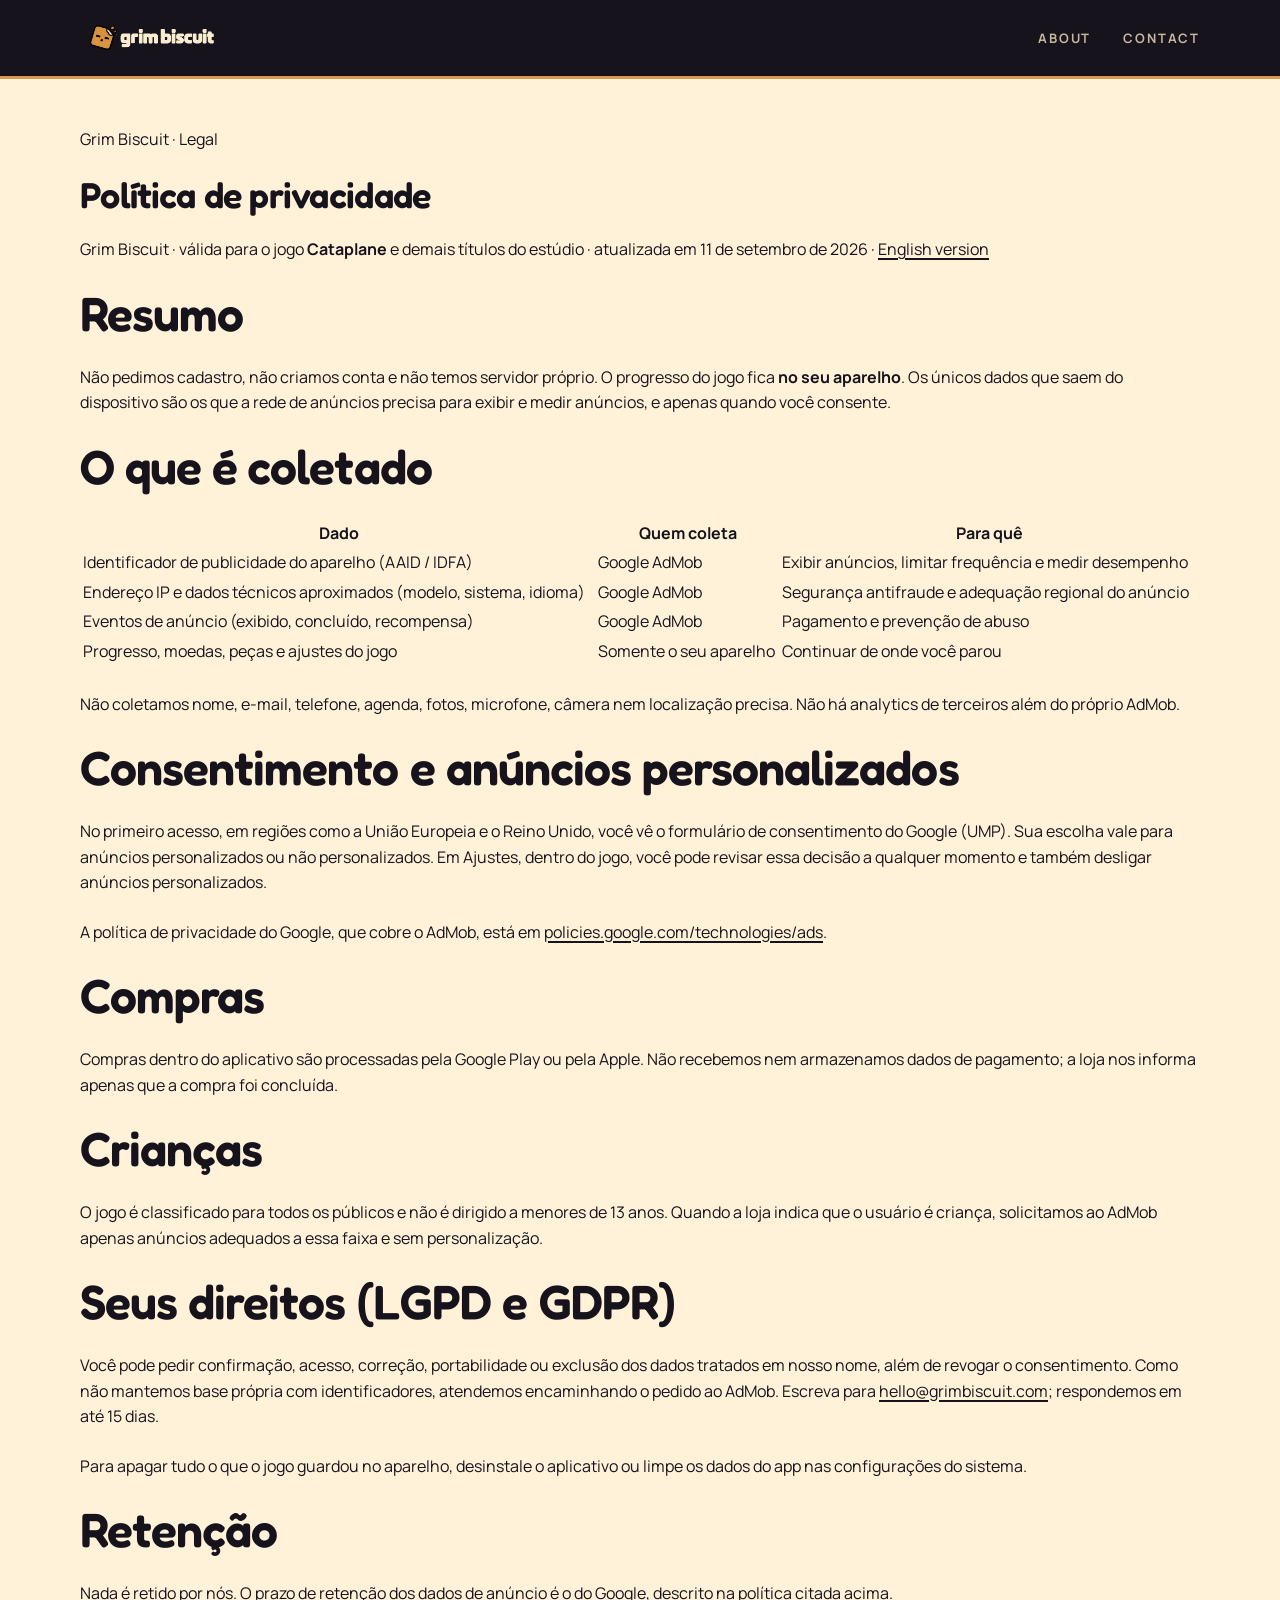
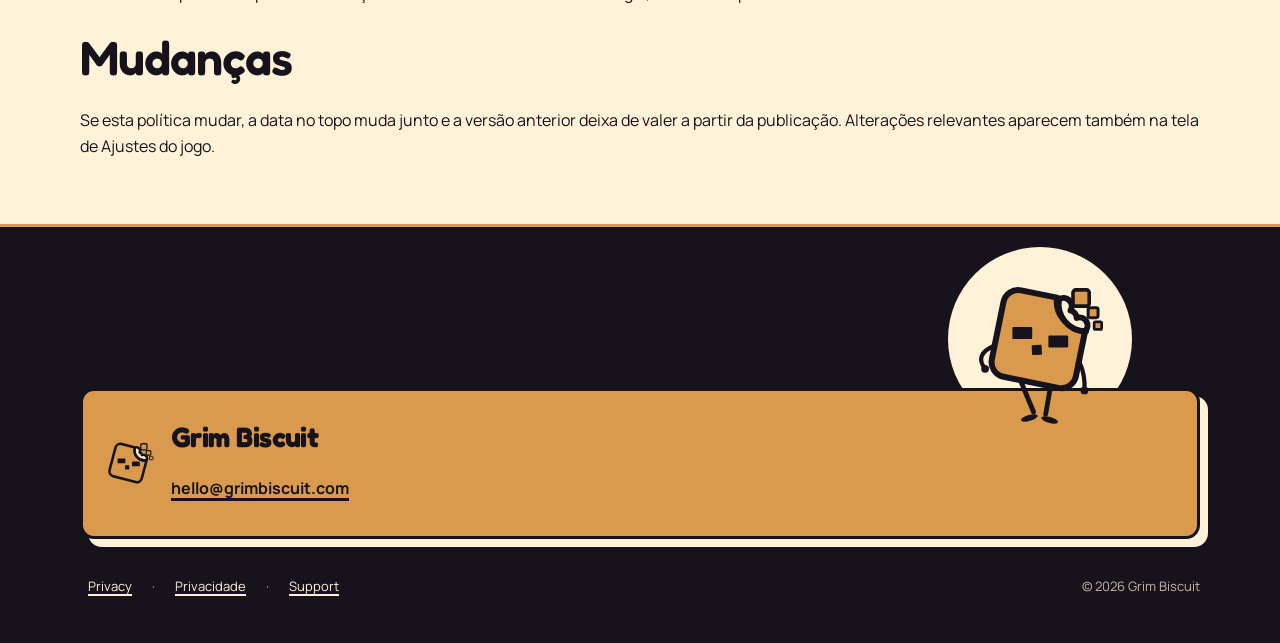
<file: privacidade/index.html>
<!DOCTYPE html><html lang="en" class="display_fb883786-module__F76nvG__variable body_460a41cd-module__pSrDgW__variable"><head><meta charSet="utf-8"/><meta name="viewport" content="width=device-width, initial-scale=1"/><link rel="preload" href="/_next/static/media/Fredoka-s.p.3j9n-jqs50_oa.ttf" as="font" crossorigin="" type="font/ttf"/><link rel="preload" href="/_next/static/media/Manrope-s.p.0nrgw8_4xg_io.ttf" as="font" crossorigin="" type="font/ttf"/><link rel="preload" as="image" href="/brand/logo-wordmark.webp"/><link rel="stylesheet" href="/_next/static/chunks/3dsjnv6c_3pm8.css" data-precedence="next"/><link rel="stylesheet" href="/_next/static/chunks/34tfysfq8cwx8.css" data-precedence="next"/><link rel="preload" as="script" fetchPriority="low" href="/_next/static/chunks/3s6nzrbk-8mnv.js"/><script src="/_next/static/chunks/19mx3mg6lkumu.js" async=""></script><script src="/_next/static/chunks/3kmozkq6tgqnz.js" async=""></script><script src="/_next/static/chunks/344n2zhqbh4pn.js" async=""></script><script src="/_next/static/chunks/turbopack-0ol8c8yjy8j3w.js" async=""></script><script src="/_next/static/chunks/0h2qsuyze9ds1.js" async=""></script><script src="/_next/static/chunks/3m96vzd02iewo.js" async=""></script><script src="/_next/static/chunks/1aix9hscuo9b8.js" async=""></script><script src="/_next/static/chunks/1h_f3yjgb6d45.js" async=""></script><title>Política de privacidade — Grim Biscuit</title><meta name="description" content="Como os jogos da Grim Biscuit tratam dados. Versão em português."/><link rel="manifest" href="/site.webmanifest"/><link rel="canonical" href="https://grimbiscuit.com/privacidade/"/><meta property="og:title" content="Grim Biscuit — Odd games. Straight face."/><meta property="og:description" content="Grim Biscuit is an independent game studio making unusual games with a bite."/><meta property="og:url" content="https://grimbiscuit.com/"/><meta property="og:site_name" content="Grim Biscuit"/><meta property="og:image" content="https://grimbiscuit.com/brand/og-cover.png"/><meta property="og:image:width" content="1200"/><meta property="og:image:height" content="630"/><meta property="og:image:alt" content="Grim Biscuit"/><meta property="og:type" content="website"/><meta name="twitter:card" content="summary_large_image"/><meta name="twitter:title" content="Grim Biscuit — Odd games. Straight face."/><meta name="twitter:description" content="Grim Biscuit is an independent game studio making unusual games with a bite."/><meta name="twitter:image" content="https://grimbiscuit.com/brand/og-cover.png"/><link rel="icon" href="/favicon.ico"/><link rel="icon" href="/icons/icon-32.png" type="image/png" sizes="32x32"/><link rel="icon" href="/icons/icon-192.png" type="image/png" sizes="192x192"/><link rel="apple-touch-icon" href="/apple-touch-icon.png" sizes="180x180" type="image/png"/><meta name="next-size-adjust" content=""/><script src="/_next/static/chunks/0cz1d0mv5g_q7.js" noModule=""></script></head><body><div hidden=""><!--$--><!--/$--></div><a class="skip-link" href="#main">Skip to content</a><header class="site-header"><div class="site-header__inner container"><a class="site-header__brand" aria-label="Grim Biscuit" href="/"><span class="brand-mark site-header__mark" data-brand-mark="true"><div class="GrimMascot-module__C0FOjG__wrap GrimMascot-module__C0FOjG__mark" data-mascot-state="idle"><svg viewBox="60 92 548 480" class="GrimMascot-module__C0FOjG__svg GrimMascot-module__C0FOjG__back" data-grim-mascot="true" data-mascot-part="back" role="presentation" aria-hidden="true"><g><g id="mascot-body"><g transform="translate(307 332) rotate(14.8)"><path d="M 26.2,-190 A 112 112 0 0 0 190,-84.8 L 190,132 A 58 58 0 0 1 132,190 L -132,190 A 58 58 0 0 1 -190,132 L -190,-132 A 58 58 0 0 1 -132,-190 Z" fill="#D99A4E" stroke="#17131C" stroke-width="29" stroke-linejoin="round"/></g><rect x="266" y="358" width="48" height="48" rx="5" fill="#17131C"/></g><g id="mascot-bite-filling"><g transform="translate(307 332) rotate(14.8)"><path d="M 26.2,-190 A 112 112 0 0 0 190,-84.8 A 112 112 0 0 1 188.3,-83.9 A 40 40 0 0 0 125.1,-126.2 A 40 40 0 0 0 90.8,-148.2 A 40 40 0 0 0 26.1,-188.1 A 112 112 0 0 1 26.2,-190 Z" fill="#FFF2D8" stroke="#17131C" stroke-width="29" stroke-linejoin="round"/></g></g><g id="mascot-eye-left"><g transform="translate(225 308)"><rect x="-44.5" y="-27" width="89" height="54" rx="5" fill="#17131C"/></g></g><g id="mascot-eye-right"><g transform="translate(390 343)"><rect x="-44.5" y="-27" width="89" height="54" rx="5" fill="#17131C"/></g></g><g id="mascot-crumb-1"><rect x="446" y="112" width="70" height="70" rx="12" fill="#D99A4E" stroke="#17131C" stroke-width="15"/></g><g id="mascot-crumb-2"><rect x="508" y="190" width="52" height="52" rx="9" fill="#D99A4E" stroke="#17131C" stroke-width="13"/></g><g id="mascot-crumb-3"><rect x="545" y="255" width="40" height="40" rx="7" fill="#D99A4E" stroke="#17131C" stroke-width="11"/></g></g></svg></div></span><img alt="Grim Biscuit" loading="eager" width="1086" height="362" decoding="async" data-nimg="1" class="site-header__wordmark" style="color:transparent" src="/brand/logo-wordmark.webp"/></a><nav class="site-nav site-nav--desktop" aria-label="Primary navigation"><a href="/#about">About</a><a href="/#contact">Contact</a></nav><button class="menu-toggle" type="button" aria-expanded="false" aria-controls="mobile-navigation" aria-label="Open navigation menu"><span aria-hidden="true"></span><span aria-hidden="true"></span><span aria-hidden="true"></span></button><nav id="mobile-navigation" class="site-nav site-nav--mobile" aria-label="Mobile navigation" aria-hidden="true"><a tabindex="-1" href="/#about">About</a><a tabindex="-1" href="/#contact">Contact</a><a class="btn btn-primary" tabindex="-1" href="/#contact">Get in touch</a><a class="site-nav__mail" href="mailto:hello@grimbiscuit.com" tabindex="-1">hello@grimbiscuit.com</a></nav></div></header><div class="scroll-progress" aria-hidden="true"><div class="scroll-progress__bar"></div></div><main id="main"><div class="route-transition"><!--$?--><template id="B:0"></template><div class="loading-screen" role="status" aria-label="Loading"><span class="brand-mark loading-screen__mark" data-brand-mark="true"><div class="GrimMascot-module__C0FOjG__wrap GrimMascot-module__C0FOjG__mark" data-mascot-state="loading"><svg viewBox="60 92 548 480" class="GrimMascot-module__C0FOjG__svg GrimMascot-module__C0FOjG__back" data-grim-mascot="true" data-mascot-part="back" role="presentation" aria-hidden="true"><g><g id="mascot-body"><g transform="translate(307 332) rotate(14.8)"><path d="M 26.2,-190 A 112 112 0 0 0 190,-84.8 L 190,132 A 58 58 0 0 1 132,190 L -132,190 A 58 58 0 0 1 -190,132 L -190,-132 A 58 58 0 0 1 -132,-190 Z" fill="#D99A4E" stroke="#17131C" stroke-width="29" stroke-linejoin="round"/></g><rect x="266" y="358" width="48" height="48" rx="5" fill="#17131C"/></g><g id="mascot-bite-filling"><g transform="translate(307 332) rotate(14.8)"><path d="M 26.2,-190 A 112 112 0 0 0 190,-84.8 A 112 112 0 0 1 188.3,-83.9 A 40 40 0 0 0 125.1,-126.2 A 40 40 0 0 0 90.8,-148.2 A 40 40 0 0 0 26.1,-188.1 A 112 112 0 0 1 26.2,-190 Z" fill="#FFF2D8" stroke="#17131C" stroke-width="29" stroke-linejoin="round"/></g></g><g id="mascot-eye-left"><g transform="translate(225 308)"><rect x="-44.5" y="-27" width="89" height="54" rx="5" fill="#17131C"/></g></g><g id="mascot-eye-right"><g transform="translate(390 343)"><rect x="-44.5" y="-27" width="89" height="54" rx="5" fill="#17131C"/></g></g><g id="mascot-crumb-1"><rect x="446" y="112" width="70" height="70" rx="12" fill="#D99A4E" stroke="#17131C" stroke-width="15"/></g><g id="mascot-crumb-2"><rect x="508" y="190" width="52" height="52" rx="9" fill="#D99A4E" stroke="#17131C" stroke-width="13"/></g><g id="mascot-crumb-3"><rect x="545" y="255" width="40" height="40" rx="7" fill="#D99A4E" stroke="#17131C" stroke-width="11"/></g></g></svg></div></span></div><!--/$--></div></main><footer class="site-footer" data-scene="sit"><div class="site-footer__inner container"><div class="sit" style="--m-body-bottom:0.6953125" data-sit="true" data-kicking="false"><span class="moon sit__moon" aria-hidden="true"></span><div class="sit__mascot" aria-hidden="true"><div class="GrimMascot-module__C0FOjG__wrap" data-mascot-state="idle"><svg viewBox="0 0 640 640" class="GrimMascot-module__C0FOjG__svg GrimMascot-module__C0FOjG__back" data-grim-mascot="true" data-mascot-part="back" role="presentation" aria-hidden="true"><g><g id="mascot-leg-left" transform="rotate(-16 255 405)"><path d="M 255,405 L 268,518" fill="none" stroke="#17131C" stroke-width="16" stroke-linecap="round"/><ellipse cx="249" cy="533" rx="29" ry="10" fill="#17131C"/></g><g id="mascot-leg-right" transform="rotate(16 355 425)"><path d="M 355,425 L 365,518" fill="none" stroke="#17131C" stroke-width="16" stroke-linecap="round"/><ellipse cx="383" cy="533" rx="29" ry="10" fill="#17131C"/></g><g id="mascot-arm-left"><path d="M 166,290 Q 100,318 137,366" fill="none" stroke="#17131C" stroke-width="14" stroke-linecap="round"/><circle cx="137" cy="366" r="13" fill="#17131C"/></g><g id="mascot-arm-right"><path d="M 452,345 Q 472,388 468,438" fill="none" stroke="#17131C" stroke-width="14" stroke-linecap="round"/><circle cx="468" cy="438" r="13" fill="#17131C"/></g><g id="mascot-body" transform="rotate(-3 319 267)"><g transform="translate(319 267) rotate(14.5)"><path d="M 29.1,-147 A 91 91 0 0 0 143,-64 L 143,97 A 50 50 0 0 1 93,147 L -93,147 A 50 50 0 0 1 -143,97 L -143,-97 A 50 50 0 0 1 -93,-147 Z" fill="#D99A4E" stroke="#17131C" stroke-width="20" stroke-linejoin="round"/></g><rect x="291" y="286" width="33" height="33" rx="3" fill="#17131C"/></g><g id="mascot-bite-filling"><g transform="translate(319 267) rotate(14.5)"><path d="M 29.1,-147 A 91 91 0 0 0 143,-64 A 91 91 0 0 1 140.2,-63.3 A 27 27 0 0 0 101.6,-99.2 A 27 27 0 0 0 75.4,-118.4 A 27 27 0 0 0 29.3,-144.2 A 91 91 0 0 1 29.1,-147 Z" fill="#FFF2D8" stroke="#17131C" stroke-width="20" stroke-linejoin="round"/></g></g><g id="mascot-eye-left"><g transform="translate(261 247)"><rect x="-33" y="-20" width="66" height="40" rx="4" fill="#17131C"/></g></g><g id="mascot-eye-right"><g transform="translate(381 275)"><rect x="-33" y="-20" width="66" height="40" rx="4" fill="#17131C"/></g></g><g id="mascot-crumb-1"><rect x="430" y="103" width="54" height="54" rx="9" fill="#D99A4E" stroke="#17131C" stroke-width="12"/></g><g id="mascot-crumb-2"><rect x="480.5" y="162.5" width="33" height="33" rx="6" fill="#D99A4E" stroke="#17131C" stroke-width="10"/></g><g id="mascot-crumb-3"><rect x="500.5" y="209.5" width="25" height="25" rx="4" fill="#D99A4E" stroke="#17131C" stroke-width="9"/></g></g></svg></div></div><div class="sit__panel" data-footer-panel="true"><a class="site-footer__mark" aria-label="Grim Biscuit" href="/"><span class="brand-mark" data-brand-mark="true"><div class="GrimMascot-module__C0FOjG__wrap GrimMascot-module__C0FOjG__mark" data-mascot-state="idle"><svg viewBox="60 92 548 480" class="GrimMascot-module__C0FOjG__svg GrimMascot-module__C0FOjG__back" data-grim-mascot="true" data-mascot-part="back" role="presentation" aria-hidden="true"><g><g id="mascot-body"><g transform="translate(307 332) rotate(14.8)"><path d="M 26.2,-190 A 112 112 0 0 0 190,-84.8 L 190,132 A 58 58 0 0 1 132,190 L -132,190 A 58 58 0 0 1 -190,132 L -190,-132 A 58 58 0 0 1 -132,-190 Z" fill="#D99A4E" stroke="#17131C" stroke-width="29" stroke-linejoin="round"/></g><rect x="266" y="358" width="48" height="48" rx="5" fill="#17131C"/></g><g id="mascot-bite-filling"><g transform="translate(307 332) rotate(14.8)"><path d="M 26.2,-190 A 112 112 0 0 0 190,-84.8 A 112 112 0 0 1 188.3,-83.9 A 40 40 0 0 0 125.1,-126.2 A 40 40 0 0 0 90.8,-148.2 A 40 40 0 0 0 26.1,-188.1 A 112 112 0 0 1 26.2,-190 Z" fill="#FFF2D8" stroke="#17131C" stroke-width="29" stroke-linejoin="round"/></g></g><g id="mascot-eye-left"><g transform="translate(225 308)"><rect x="-44.5" y="-27" width="89" height="54" rx="5" fill="#17131C"/></g></g><g id="mascot-eye-right"><g transform="translate(390 343)"><rect x="-44.5" y="-27" width="89" height="54" rx="5" fill="#17131C"/></g></g><g id="mascot-crumb-1"><rect x="446" y="112" width="70" height="70" rx="12" fill="#D99A4E" stroke="#17131C" stroke-width="15"/></g><g id="mascot-crumb-2"><rect x="508" y="190" width="52" height="52" rx="9" fill="#D99A4E" stroke="#17131C" stroke-width="13"/></g><g id="mascot-crumb-3"><rect x="545" y="255" width="40" height="40" rx="7" fill="#D99A4E" stroke="#17131C" stroke-width="11"/></g></g></svg></div></span></a><div class="site-footer__copy"><p class="site-footer__name">Grim Biscuit</p><a class="site-footer__mail" href="mailto:hello@grimbiscuit.com" data-footer-mail="true">hello@grimbiscuit.com</a></div></div></div><div class="site-footer__meta"><p class="site-footer__legal"><a href="/privacy/">Privacy</a><span aria-hidden="true">·</span><a href="/privacidade/">Privacidade</a><span aria-hidden="true">·</span><a href="/support/">Support</a></p><p class="site-footer__copyright">© <!-- -->2026<!-- --> <!-- -->Grim Biscuit</p></div></div></footer><noscript><style>[hidden]{display:block !important}</style></noscript><script type="application/ld+json">{"@context":"https://schema.org","@type":"Organization","name":"Grim Biscuit","url":"https://grimbiscuit.com","logo":"https://grimbiscuit.com/brand/logo-mark.webp","email":"hello@grimbiscuit.com"}</script><script>requestAnimationFrame(function(){$RT=performance.now()});</script><script src="/_next/static/chunks/3s6nzrbk-8mnv.js" id="_R_" async=""></script><div hidden id="S:0"><div class="legal-page" lang="pt-BR"><div class="container legal-page__inner"><p class="legal-page__eyebrow">Grim Biscuit · Legal</p><h1>Política de privacidade</h1><p class="legal-page__updated">Grim Biscuit · válida para o jogo <strong>Cataplane</strong> e demais títulos do estúdio · atualizada em 11 de setembro de 2026 ·<!-- --> <a href="/privacy/">English version</a></p><h2>Resumo</h2><p>Não pedimos cadastro, não criamos conta e não temos servidor próprio. O progresso do jogo fica <strong>no seu aparelho</strong>. Os únicos dados que saem do dispositivo são os que a rede de anúncios precisa para exibir e medir anúncios, e apenas quando você consente.</p><h2>O que é coletado</h2><table><thead><tr><th>Dado</th><th>Quem coleta</th><th>Para quê</th></tr></thead><tbody><tr><td>Identificador de publicidade do aparelho (AAID / IDFA)</td><td>Google AdMob</td><td>Exibir anúncios, limitar frequência e medir desempenho</td></tr><tr><td>Endereço IP e dados técnicos aproximados (modelo, sistema, idioma)</td><td>Google AdMob</td><td>Segurança antifraude e adequação regional do anúncio</td></tr><tr><td>Eventos de anúncio (exibido, concluído, recompensa)</td><td>Google AdMob</td><td>Pagamento e prevenção de abuso</td></tr><tr><td>Progresso, moedas, peças e ajustes do jogo</td><td>Somente o seu aparelho</td><td>Continuar de onde você parou</td></tr></tbody></table><p>Não coletamos nome, e-mail, telefone, agenda, fotos, microfone, câmera nem localização precisa. Não há analytics de terceiros além do próprio AdMob.</p><h2>Consentimento e anúncios personalizados</h2><p>No primeiro acesso, em regiões como a União Europeia e o Reino Unido, você vê o formulário de consentimento do Google (UMP). Sua escolha vale para anúncios personalizados ou não personalizados. Em Ajustes, dentro do jogo, você pode revisar essa decisão a qualquer momento e também desligar anúncios personalizados.</p><p>A política de privacidade do Google, que cobre o AdMob, está em <a href="https://policies.google.com/technologies/ads">policies.google.com/technologies/ads</a>.</p><h2>Compras</h2><p>Compras dentro do aplicativo são processadas pela Google Play ou pela Apple. Não recebemos nem armazenamos dados de pagamento; a loja nos informa apenas que a compra foi concluída.</p><h2>Crianças</h2><p>O jogo é classificado para todos os públicos e não é dirigido a menores de 13 anos. Quando a loja indica que o usuário é criança, solicitamos ao AdMob apenas anúncios adequados a essa faixa e sem personalização.</p><h2>Seus direitos (LGPD e GDPR)</h2><p>Você pode pedir confirmação, acesso, correção, portabilidade ou exclusão dos dados tratados em nosso nome, além de revogar o consentimento. Como não mantemos base própria com identificadores, atendemos encaminhando o pedido ao AdMob. Escreva para <a href="mailto:hello@grimbiscuit.com">hello@grimbiscuit.com</a>; respondemos em até 15 dias.</p><p>Para apagar tudo o que o jogo guardou no aparelho, desinstale o aplicativo ou limpe os dados do app nas configurações do sistema.</p><h2>Retenção</h2><p>Nada é retido por nós. O prazo de retenção dos dados de anúncio é o do Google, descrito na política citada acima.</p><h2>Mudanças</h2><p>Se esta política mudar, a data no topo muda junto e a versão anterior deixa de valer a partir da publicação. Alterações relevantes aparecem também na tela de Ajustes do jogo.</p></div></div><!--$--><!--/$--></div><script>$RB=[];$RV=function(a){$RT=performance.now();for(var b=0;b<a.length;b+=2){var c=a[b],e=a[b+1];null!==e.parentNode&&e.parentNode.removeChild(e);var f=c.parentNode;if(f){var g=c.previousSibling,h=0;do{if(c&&8===c.nodeType){var d=c.data;if("/$"===d||"/&"===d)if(0===h)break;else h--;else"$"!==d&&"$?"!==d&&"$~"!==d&&"$!"!==d&&"&"!==d||h++}d=c.nextSibling;f.removeChild(c);c=d}while(c);for(;e.firstChild;)f.insertBefore(e.firstChild,c);g.data="$";g._reactRetry&&requestAnimationFrame(g._reactRetry)}}a.length=0};
$RC=function(a,b){if(b=document.getElementById(b))(a=document.getElementById(a))?(a.previousSibling.data="$~",$RB.push(a,b),2===$RB.length&&("number"!==typeof $RT?requestAnimationFrame($RV.bind(null,$RB)):(a=performance.now(),setTimeout($RV.bind(null,$RB),2300>a&&2E3<a?2300-a:$RT+300-a)))):b.parentNode.removeChild(b)};$RC("B:0","S:0")</script><script>(self.__next_f=self.__next_f||[]).push([0])</script><script>self.__next_f.push([1,"1:I[39756,[\"/_next/static/chunks/0h2qsuyze9ds1.js\",\"/_next/static/chunks/3m96vzd02iewo.js\",\"/_next/static/chunks/1aix9hscuo9b8.js\"],\"LoadingBoundaryProvider\"]\n2:I[46508,[\"/_next/static/chunks/0h2qsuyze9ds1.js\",\"/_next/static/chunks/3m96vzd02iewo.js\",\"/_next/static/chunks/1aix9hscuo9b8.js\"],\"BrandMark\"]\n3:\"$Sreact.fragment\"\n4:I[36852,[\"/_next/static/chunks/0h2qsuyze9ds1.js\",\"/_next/static/chunks/3m96vzd02iewo.js\",\"/_next/static/chunks/1aix9hscuo9b8.js\"],\"SiteHeader\"]\n5:I[46083,[\"/_next/static/chunks/0h2qsuyze9ds1.js\",\"/_next/static/chunks/3m96vzd02iewo.js\",\"/_next/static/chunks/1aix9hscuo9b8.js\"],\"ScrollProgress\"]\n6:I[76902,[\"/_next/static/chunks/0h2qsuyze9ds1.js\",\"/_next/static/chunks/3m96vzd02iewo.js\",\"/_next/static/chunks/1aix9hscuo9b8.js\"],\"RouteTransition\"]\n7:I[39756,[\"/_next/static/chunks/0h2qsuyze9ds1.js\",\"/_next/static/chunks/3m96vzd02iewo.js\",\"/_next/static/chunks/1aix9hscuo9b8.js\"],\"default\"]\n8:I[37457,[\"/_next/static/chunks/0h2qsuyze9ds1.js\",\"/_next/static/chunks/3m96vzd02iewo.js\",\"/_next/static/chunks/1aix9hscuo9b8.js\"],\"default\"]\n9:I[29800,[\"/_next/static/chunks/0h2qsuyze9ds1.js\",\"/_next/static/chunks/3m96vzd02iewo.js\",\"/_next/static/chunks/1aix9hscuo9b8.js\",\"/_next/static/chunks/1h_f3yjgb6d45.js\"],\"NotFoundScene\"]\na:I[8745,[\"/_next/static/chunks/0h2qsuyze9ds1.js\",\"/_next/static/chunks/3m96vzd02iewo.js\",\"/_next/static/chunks/1aix9hscuo9b8.js\"],\"SiteFooter\"]\n1c:I[68027,[\"/_next/static/chunks/0h2qsuyze9ds1.js\",\"/_next/static/chunks/3m96vzd02iewo.js\",\"/_next/static/chunks/1aix9hscuo9b8.js\"],\"default\",1]\n:HL[\"/_next/static/chunks/3dsjnv6c_3pm8.css\",\"style\"]\n:HL[\"/_next/static/chunks/34tfysfq8cwx8.css\",\"style\"]\n:HL[\"/_next/static/media/Fredoka-s.p.3j9n-jqs50_oa.ttf\",\"font\",{\"crossOrigin\":\"\",\"type\":\"font/ttf\"}]\n:HL[\"/_next/static/media/Manrope-s.p.0nrgw8_4xg_io.ttf\",\"font\",{\"crossOrigin\":\"\",\"type\":\"font/ttf\"}]\nb:[\"$\",\"style\",null,{\"children\":\"[hidden]{display:block !important}\"}]\n1a:X\n0:{\"P\":null,\"c\":[\"\",\"privacidade\",\"\"],\"q\":\"\",\"i\":false,\"f\":[[[\"\",{\"children\":[\"privacidade\",{\"children\":[\"__PAGE__\",{},\"$undefined\",\"$undefined\",4608]},\"$undefined\",\"$undefined\",4608]},\"$undefined\",\"$undefined\",4628],[[\"$\",\"$L1\",null,{\"loading\":[[\"$\",\"div\",\"l\",{\"className\":\"loading-screen\",\"role\":\"status\",\"aria-label\":\"Loading\",\"children\":[\"$\",\"$L2\",null,{\"className\":\"loading-screen__mark\",\"loading\":true}]}],[],null],\"children\":[\"$\",\"$3\",\"c\",{\"children\":[[[\"$\",\"link\",\"0\",{\"rel\":\"stylesheet\",\"href\":\"/_next/static/chunks/3dsjnv6c_3pm8.css\",\"precedence\":\"next\",\"crossOrigin\":\"$undefined\",\"nonce\":\"$undefined\"}],[\"$\",\"link\",\"1\",{\"rel\":\"stylesheet\",\"href\":\"/_next/static/chunks/34tfysfq8cwx8.css\",\"precedence\":\"next\",\"crossOrigin\":\"$undefined\",\"nonce\":\"$undefined\"}],[\"$\",\"script\",\"script-0\",{\"src\":\"/_next/static/chunks/0h2qsuyze9ds1.js\",\"async\":true,\"nonce\":\"$undefined\"}],[\"$\",\"script\",\"script-1\",{\"src\":\"/_next/static/chunks/3m96vzd02iewo.js\",\"async\":true,\"nonce\":\"$undefined\"}],[\"$\",\"script\",\"script-2\",{\"src\":\"/_next/static/chunks/1aix9hscuo9b8.js\",\"async\":true,\"nonce\":\"$undefined\"}]],[\"$\",\"html\",null,{\"lang\":\"en\",\"className\":\"display_fb883786-module__F76nvG__variable body_460a41cd-module__pSrDgW__variable\",\"children\":[\"$\",\"body\",null,{\"children\":[[\"$\",\"a\",null,{\"className\":\"skip-link\",\"href\":\"#main\",\"children\":\"Skip to content\"}],[\"$\",\"$L4\",null,{}],[\"$\",\"$L5\",null,{}],[\"$\",\"main\",null,{\"id\":\"main\",\"children\":[\"$\",\"$L6\",null,{\"children\":[\"$\",\"$L7\",null,{\"parallelRouterKey\":\"children\",\"error\":\"$undefined\",\"errorStyles\":\"$undefined\",\"errorScripts\":\"$undefined\",\"template\":[\"$\",\"$L8\",null,{}],\"templateStyles\":\"$undefined\",\"templateScripts\":\"$undefined\",\"notFound\":[[\"$\",\"$L9\",null,{}],[]],\"forbidden\":\"$undefined\",\"unauthorized\":\"$undefined\"}]}]}],[\"$\",\"$La\",null,{}],[\"$\",\"noscript\",null,{\"children\":\"$b\"}],[\"$\",\"script\",null,{\"type\":\"application/ld+json\",\"dangerouslySetInnerHTML\":{\"__html\":\"{\\\"@context\\\":\\\"https://schema.org\\\",\\\"@type\\\":\\\"Organization\\\",\\\"name\\\":\\\"Grim Biscuit\\\",\\\"url\\\":\\\"https://grimbiscuit.com\\\",\\\"logo\\\":\\\"https://grimbiscuit.com/brand/logo-mark.webp\\\",\\\"email\\\":\\\"hello@grimbiscuit.com\\\"}\"}}]]}]}]]}]}],{\"children\":[[\"$\",\"$3\",\"c\",{\"children\":[null,[\"$\",\"$L7\",null,{\"parallelRouterKey\":\"children\",\"error\":\"$undefined\",\"errorStyles\":\"$undefined\",\"errorScripts\":\"$undefined\",\"template\":[\"$\",\"$L8\",null,{}],\"templateStyles\":\"$undefined\",\"templateScripts\":\"$undefined\",\"notFound\":\"$undefined\",\"forbidden\":\"$undefined\",\"unauthorized\":\"$undefined\"}]]}],{\"children\":[[\"$\",\"$3\",\"c\",{\"children\":[[\"$\",\"div\",null,{\"className\":\"legal-page\",\"lang\":\"pt-BR\",\"children\":[\"$\",\"div\",null,{\"className\":\"container legal-page__inner\",\"children\":[[\"$\",\"p\",null,{\"className\":\"legal-page__eyebrow\",\"children\":\"Grim Biscuit · Legal\"}],[\"$\",\"h1\",null,{\"children\":\"Política de privacidade\"}],[\"$\",\"p\",null,{\"className\":\"legal-page__updated\",\"children\":[\"Grim Biscuit · válida para o jogo \",[\"$\",\"strong\",null,{\"children\":\"Cataplane\"}],\" e demais títulos do estúdio · atualizada em 11 de setembro de 2026 ·\",\" \",[\"$\",\"a\",null,{\"href\":\"/privacy/\",\"children\":\"English version\"}]]}],[\"$\",\"h2\",null,{\"children\":\"Resumo\"}],[\"$\",\"p\",null,{\"children\":[\"Não pedimos cadastro, não criamos conta e não temos servidor próprio. O progresso do jogo fica \",[\"$\",\"strong\",null,{\"children\":\"no seu aparelho\"}],\". Os únicos dados que saem do dispositivo são os que a rede de anúncios precisa para exibir e medir anúncios, e apenas quando você consente.\"]}],[\"$\",\"h2\",null,{\"children\":\"O que é coletado\"}],[\"$\",\"table\",null,{\"children\":[[\"$\",\"thead\",null,{\"children\":[\"$\",\"tr\",null,{\"children\":[[\"$\",\"th\",null,{\"children\":\"Dado\"}],[\"$\",\"th\",null,{\"children\":\"Quem coleta\"}],[\"$\",\"th\",null,{\"children\":\"Para quê\"}]]}]}],[\"$\",\"tbody\",null,{\"children\":[[\"$\",\"tr\",null,{\"children\":[[\"$\",\"td\",null,{\"children\":\"Identificador de publicidade do aparelho (AAID / IDFA)\"}],[\"$\",\"td\",null,{\"children\":\"Google AdMob\"}],[\"$\",\"td\",null,{\"children\":\"Exibir anúncios, limitar frequência e medir desempenho\"}]]}],[\"$\",\"tr\",null,{\"children\":[[\"$\",\"td\",null,{\"children\":\"Endereço IP e dados técnicos aproximados (modelo, sistema, idioma)\"}],[\"$\",\"td\",null,{\"children\":\"Google AdMob\"}],[\"$\",\"td\",null,{\"children\":\"Segurança antifraude e adequação regional do anúncio\"}]]}],[\"$\",\"tr\",null,{\"children\":[[\"$\",\"td\",null,{\"children\":\"Eventos de anúncio (exibido, concluído, recompensa)\"}],[\"$\",\"td\",null,{\"children\":\"Google AdMob\"}],[\"$\",\"td\",null,{\"children\":\"Pagamento e prevenção de abuso\"}]]}],[\"$\",\"tr\",null,{\"children\":[[\"$\",\"td\",null,{\"children\":\"Progresso, moedas, peças e ajustes do jogo\"}],[\"$\",\"td\",null,{\"children\":\"Somente o seu aparelho\"}],[\"$\",\"td\",null,{\"children\":\"Continuar de onde você parou\"}]]}]]}]]}],[\"$\",\"p\",null,{\"children\":\"Não coletamos nome, e-mail, telefone, agenda, fotos, microfone, câmera nem localização precisa. Não há analytics de terceiros além do próprio AdMob.\"}],[\"$\",\"h2\",null,{\"children\":\"Consentimento e anúncios personalizados\"}],\"$Lc\",\"$Ld\",\"$Le\",\"$Lf\",\"$L10\",\"$L11\",\"$L12\",\"$L13\",\"$L14\",\"$L15\",\"$L16\",\"$L17\",\"$L18\"]}]}],null,\"$L19\"]}],{},null,false,null]},null,false,\"$1a\"]},null,false,null],\"$L1b\",false]],\"m\":\"$undefined\",\"G\":[\"$1c\",[\"$L1d\",\"$L1e\"]],\"S\":true,\"h\":null,\"r\":\"$undefined\",\"s\":\"$undefined\",\"a\":\"$undefined\",\"l\":\"$undefined\",\"p\":\"$undefined\",\"d\":\"$undefined\",\"b\":\"3GrIwS9T0WEEBHTbRvVt4\"}\n1f:I[97367,[\"/_next/static/chunks/0h2qsuyze9ds1.js\",\"/_next/static/chunks/3m96vzd02iewo.js\",\"/_next/static/chunks/1aix9hscuo9b8.js\"],\"OutletBoundary\"]\n20:\"$Sreact.suspense\"\n22:I[97367,[\"/_next/static/chunks/0h2qsuyze9ds1.js\",\"/_next/static/chunks/3m96vzd02iewo.js\",\"/_next/static/chunks/1aix9hscuo9b8.js\"],\"ViewportBoundary\"]\n24:I[97367,[\"/_next/static/chunks/0h2qsuyze9ds1.js\",\"/_next/static/chunks/3m96vzd02iewo.js\",\"/_next/static/chunks/1aix9hscuo9b8.js\"],\"MetadataBoundary\"]\nc:[\"$\",\"p\",null,{\"children\":\"No primeiro acesso, em regiões como a União Europeia e o Reino Unido, você vê o formulário de consentimento do Google (UMP). Sua escolha vale para anúncios personalizados ou não personalizados. Em Ajustes, dentro do jogo, você pode revisar essa decisão a qualquer momento e também desligar anúncios personalizados.\"}]\nd:[\"$\",\"p\",null,{\"children\":[\"A política de privacidade do Google, que cobre o AdMob, está em \",[\"$\",\"a\",null,{\"href\":\"https://policies.google.com/technologies/ads\",\"children\":\"policies.google.com/technologies/ads\"}],\".\"]}]\ne:[\"$\",\"h2\",null,{\"children\":\"Compras\"}]\nf:[\"$\",\"p\",null,{\"children\":\"Compras dentro do aplicativo são processadas pela Google Play ou pela Apple. Não recebemos nem armazenamos dados de pagamento; a loja nos informa apenas que a compra foi concluída.\"}]\n10:[\"$\",\"h2\",null,{\"children\":\"Crianças\"}]\n11:[\"$\",\"p\",null,{\"children\":\"O jogo é classificado para todos os públicos e não é dirigido a menores de 13 anos. Quando a loja indica que o usuário é criança, solicitamos ao AdMob apenas anúncios adequados a essa faixa e sem personalização.\"}]\n12:[\"$\",\"h2\",null,{\"children\":\"Seus direitos (LGPD e GDPR)\"}]\n13:[\"$\",\"p\",null,{\"children\":[\"Você pode pedir confirmação, acesso, correção, portabilidade ou exclusão dos dados tratados em nosso nome, além de revogar o consentimento. Como não mantemos base própria com identificadores, atendemos encaminhando o pedido ao AdMob. Escreva para \",[\"$\",\"a\",null,{\"href\":\"mailto:hello@grimbiscuit.com\",\"children\":\"hello@grimbiscuit.com\"}],\"; respondemos em até 15 dias.\"]}]\n14:[\"$\",\"p\",null,{\"children\":\"Para apagar tudo o que o jogo guardou no aparelho, desinstale o aplicativo ou limpe os dados do app nas configurações do sistema.\"}]\n15:[\"$\",\"h2\",null,{\"children\":\"Retenção\"}]\n16:[\"$\",\"p\",null,{\"children\":\"Nada é retido por nós. O prazo de retenção dos dados de anúncio é o do Google, descrito na política citada acima.\"}]\n17:[\"$\",\"h2\",null,{\"children\":\"Mudanças\"}]\n18:[\"$\",\"p\",null,{\"children\":\"Se esta política mudar, a data no topo muda junto e a versão anterior deixa de valer a partir da publicação. Alterações relevantes aparecem também na tela de Ajustes do jogo.\"}]\n19:[\"$\",\"$L1f\",null,{\"children\":[\"$\",\"$20\",null,{\"name\":\"Next.MetadataOutlet\",\"children\":\"$@21\"}]}]\n1b:[\"$\",\"$3\",\"h\",{\"children\":[null,[\"$\",\"$L22\",null,{\"children\":\"$L23\"}],[\"$\",\"div\",null,{\"hidden\":true,\"children\":[\"$\",\"$L24\",null,{\"children\":[\"$\",\"$20\",null,{\"name\":\"Next.Metadata\",\"children\":\"$L25\"}]}]}],[\"$\",\"meta\",null,{\"name\":\"next-size-adjust\",\"content\":\"\"}]]}]\n1d:[\"$\",\"link\",\"0\",{\"rel\":\"stylesheet\",\"href\":\"/_next/static/chunks/3dsjnv6c_3pm8.css\",\"precedence\":\"next\",\"crossOrigin\":\"$undefined\",\"nonce\":\"$undefined\"}]\n1e:[\"$\",\"link\",\"1\",{\"rel\":\"stylesheet\",\"href\":\"/_next/static/chunks/34tfysfq8cwx8.css\",\"precedence\":\"next\",\"crossOrigin\":\"$undefined\",\"nonce\":\"$undefined\"}]\n1a:C\n23:[[\"$\",\"meta\",\"0\",{\"charSet\":\"utf-8\"}],[\"$\",\"meta\",\"1\",{\"name\":\"viewport\",\"content\":\"width=device-width, initial-scale=1\"}]]\n26:I[27201,[\"/_next/static/chunks/0h2qsuyze9ds1.js\",\"/_next/static/chunks/3m96vzd02iewo.js\",\"/_next/static/chunks/1aix9hscuo9b8.js\"],\"IconMark\"]\n21:null\n25:[[\"$\",\"title\",\"0\",{\"children\":\"Política de privacidade — Grim Biscuit\"}],[\"$\",\"meta\",\"1\",{\"name\":\"description\",\"content\":\"Como os jogos da Grim Biscuit tratam dados. Versão em português.\"}],[\"$\",\"link\",\"2\",{\"rel\":\"manifest\",\"href\":\"/site.webmanifest\",\"crossOrigin\":\"$undefined\"}],[\"$\",\"link\",\"3\",{\"rel\":\"canonical\",\"href\":\"https://grimbiscuit.com/privacidade/\"}],[\"$\",\"meta\",\"4\",{\"property\":\"og:title\",\"content\":\"Grim Biscuit — Odd games. Straight face.\"}],[\"$\",\"meta\",\"5\",{\"property\":\"og:description\",\"content\":\"Grim Biscuit is an independent game studio making unusual games with a bite.\"}],[\"$\",\"meta\",\"6\",{\"property\":\"og:url\",\"content\":\"https://grimbiscuit.com/\"}],[\"$\",\"meta\",\"7\",{\"property\":\"og:site_name\",\"content\":\"Grim Biscuit\"}],[\"$\",\"meta\",\"8\",{\"property\":\"og:image\",\"content\":\"https://grimbiscuit.com/brand/og-cover.png\"}],[\"$\",\"meta\",\"9\",{\"property\":\"og:image:width\",\"content\":\"1200\"}],[\"$\",\"meta\",\"10\",{\"property\":\"og:image:height\",\"content\":\"630\"}],[\"$\",\"meta\",\"11\",{\"property\":\"og:image:alt\",\"content\":\"Grim Biscuit\"}],[\"$\",\"meta\",\"12\",{\"property\":\"og:type\",\"content\":\"website\"}],[\"$\",\"meta\",\"13\",{\"name\":\"twitter:card\",\"content\":\"summary_large_image\"}],[\"$\",\"meta\",\"14\",{\"name\":\"twitter:title\",\"content\":\"Grim Biscuit — Odd games. Straight face.\"}],[\"$\",\"meta\",\"15\",{\"name\":\"twitter:description\",\"content\":\"Grim Biscuit is an independent game studio making unusual games with a bite.\"}],[\"$\",\"meta\",\"16\",{\"name\":\"twitter:image\",\"content\":\"https://grimbiscuit.com/brand/og-cover.png\"}],[\"$\",\"link\",\"17\",{\"rel\":\"icon\",\"href\":\"/favicon.ico\"}],[\"$\",\"link\",\"18\",{\"rel\":\"icon\",\"href\":\"/icons/icon-32.png\",\"type\":\"image/png\",\"sizes\":\"32x32\"}],[\"$\",\"link\",\"19\",{\"rel\":\"icon\",\"href\":\"/icons/icon-192.png\",\"type\":\"image/png\",\"sizes\":\"192x192\"}],[\"$\",\"link\",\"20\",{\"rel\":\"apple-touch-icon\",\"href\":\"/apple-touch-icon.png\",\"sizes\":\"180x180\",\"type\":\"image/png\"}],[\"$\",\"$L26\",\"21\",{}]]\n"])</script></body></html>
</file>
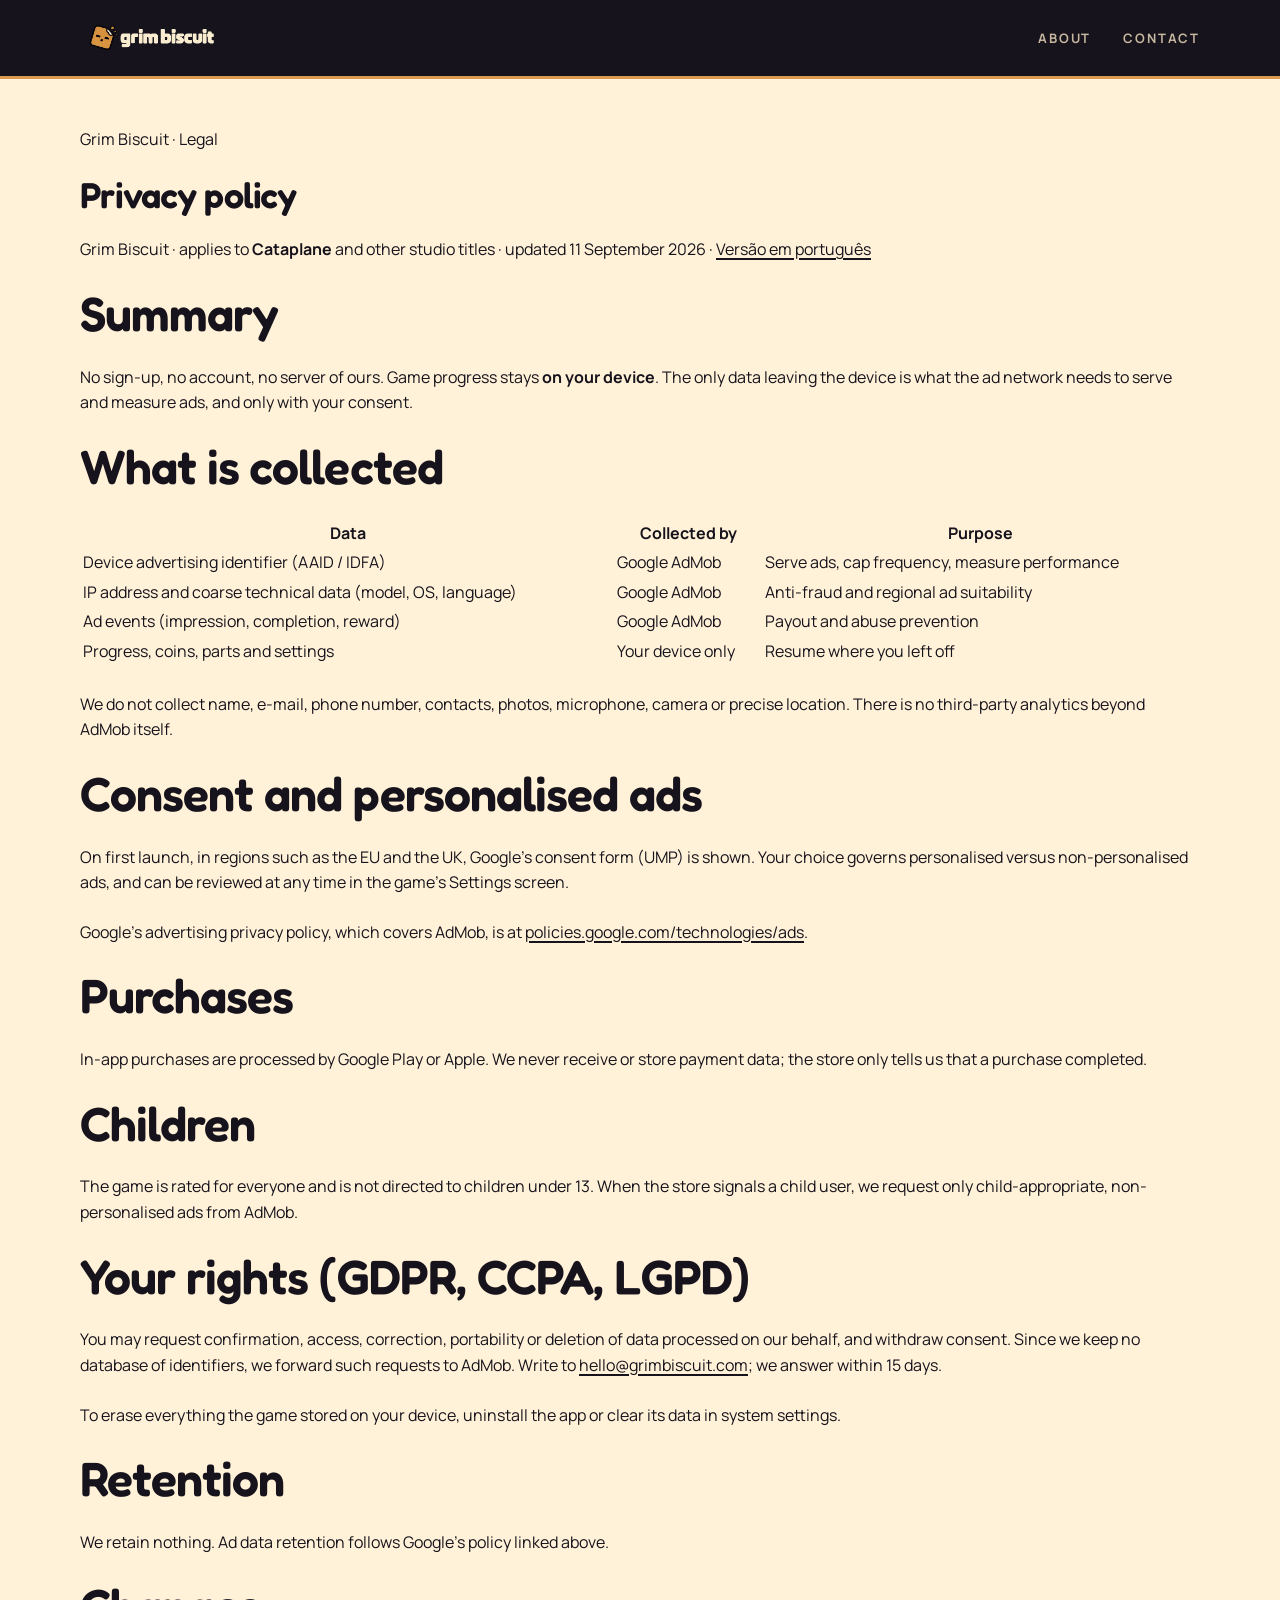
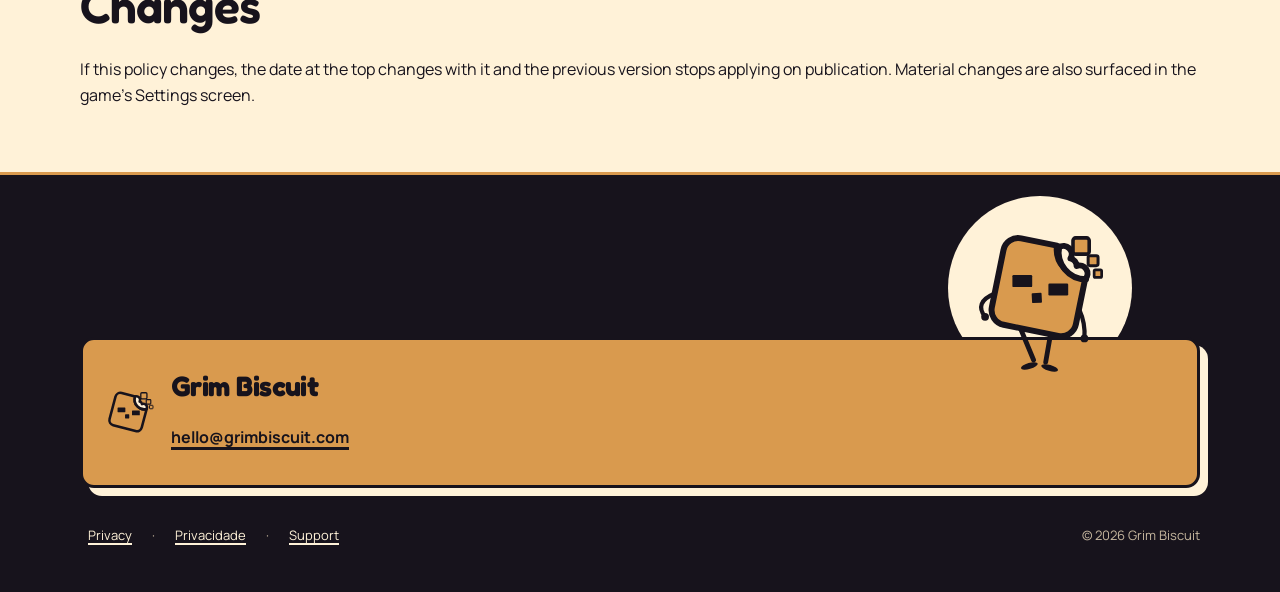
<file: privacy/index.html>
<!DOCTYPE html><html lang="en" class="display_fb883786-module__F76nvG__variable body_460a41cd-module__pSrDgW__variable"><head><meta charSet="utf-8"/><meta name="viewport" content="width=device-width, initial-scale=1"/><link rel="preload" href="/_next/static/media/Fredoka-s.p.3j9n-jqs50_oa.ttf" as="font" crossorigin="" type="font/ttf"/><link rel="preload" href="/_next/static/media/Manrope-s.p.0nrgw8_4xg_io.ttf" as="font" crossorigin="" type="font/ttf"/><link rel="preload" as="image" href="/brand/logo-wordmark.webp"/><link rel="stylesheet" href="/_next/static/chunks/3dsjnv6c_3pm8.css" data-precedence="next"/><link rel="stylesheet" href="/_next/static/chunks/34tfysfq8cwx8.css" data-precedence="next"/><link rel="preload" as="script" fetchPriority="low" href="/_next/static/chunks/3s6nzrbk-8mnv.js"/><script src="/_next/static/chunks/19mx3mg6lkumu.js" async=""></script><script src="/_next/static/chunks/3kmozkq6tgqnz.js" async=""></script><script src="/_next/static/chunks/344n2zhqbh4pn.js" async=""></script><script src="/_next/static/chunks/turbopack-0ol8c8yjy8j3w.js" async=""></script><script src="/_next/static/chunks/0h2qsuyze9ds1.js" async=""></script><script src="/_next/static/chunks/3m96vzd02iewo.js" async=""></script><script src="/_next/static/chunks/1aix9hscuo9b8.js" async=""></script><script src="/_next/static/chunks/1h_f3yjgb6d45.js" async=""></script><title>Privacy policy — Grim Biscuit</title><meta name="description" content="How Grim Biscuit games handle data. English version."/><link rel="manifest" href="/site.webmanifest"/><link rel="canonical" href="https://grimbiscuit.com/privacy/"/><meta property="og:title" content="Grim Biscuit — Odd games. Straight face."/><meta property="og:description" content="Grim Biscuit is an independent game studio making unusual games with a bite."/><meta property="og:url" content="https://grimbiscuit.com/"/><meta property="og:site_name" content="Grim Biscuit"/><meta property="og:image" content="https://grimbiscuit.com/brand/og-cover.png"/><meta property="og:image:width" content="1200"/><meta property="og:image:height" content="630"/><meta property="og:image:alt" content="Grim Biscuit"/><meta property="og:type" content="website"/><meta name="twitter:card" content="summary_large_image"/><meta name="twitter:title" content="Grim Biscuit — Odd games. Straight face."/><meta name="twitter:description" content="Grim Biscuit is an independent game studio making unusual games with a bite."/><meta name="twitter:image" content="https://grimbiscuit.com/brand/og-cover.png"/><link rel="icon" href="/favicon.ico"/><link rel="icon" href="/icons/icon-32.png" type="image/png" sizes="32x32"/><link rel="icon" href="/icons/icon-192.png" type="image/png" sizes="192x192"/><link rel="apple-touch-icon" href="/apple-touch-icon.png" sizes="180x180" type="image/png"/><meta name="next-size-adjust" content=""/><script src="/_next/static/chunks/0cz1d0mv5g_q7.js" noModule=""></script></head><body><div hidden=""><!--$--><!--/$--></div><a class="skip-link" href="#main">Skip to content</a><header class="site-header"><div class="site-header__inner container"><a class="site-header__brand" aria-label="Grim Biscuit" href="/"><span class="brand-mark site-header__mark" data-brand-mark="true"><div class="GrimMascot-module__C0FOjG__wrap GrimMascot-module__C0FOjG__mark" data-mascot-state="idle"><svg viewBox="60 92 548 480" class="GrimMascot-module__C0FOjG__svg GrimMascot-module__C0FOjG__back" data-grim-mascot="true" data-mascot-part="back" role="presentation" aria-hidden="true"><g><g id="mascot-body"><g transform="translate(307 332) rotate(14.8)"><path d="M 26.2,-190 A 112 112 0 0 0 190,-84.8 L 190,132 A 58 58 0 0 1 132,190 L -132,190 A 58 58 0 0 1 -190,132 L -190,-132 A 58 58 0 0 1 -132,-190 Z" fill="#D99A4E" stroke="#17131C" stroke-width="29" stroke-linejoin="round"/></g><rect x="266" y="358" width="48" height="48" rx="5" fill="#17131C"/></g><g id="mascot-bite-filling"><g transform="translate(307 332) rotate(14.8)"><path d="M 26.2,-190 A 112 112 0 0 0 190,-84.8 A 112 112 0 0 1 188.3,-83.9 A 40 40 0 0 0 125.1,-126.2 A 40 40 0 0 0 90.8,-148.2 A 40 40 0 0 0 26.1,-188.1 A 112 112 0 0 1 26.2,-190 Z" fill="#FFF2D8" stroke="#17131C" stroke-width="29" stroke-linejoin="round"/></g></g><g id="mascot-eye-left"><g transform="translate(225 308)"><rect x="-44.5" y="-27" width="89" height="54" rx="5" fill="#17131C"/></g></g><g id="mascot-eye-right"><g transform="translate(390 343)"><rect x="-44.5" y="-27" width="89" height="54" rx="5" fill="#17131C"/></g></g><g id="mascot-crumb-1"><rect x="446" y="112" width="70" height="70" rx="12" fill="#D99A4E" stroke="#17131C" stroke-width="15"/></g><g id="mascot-crumb-2"><rect x="508" y="190" width="52" height="52" rx="9" fill="#D99A4E" stroke="#17131C" stroke-width="13"/></g><g id="mascot-crumb-3"><rect x="545" y="255" width="40" height="40" rx="7" fill="#D99A4E" stroke="#17131C" stroke-width="11"/></g></g></svg></div></span><img alt="Grim Biscuit" loading="eager" width="1086" height="362" decoding="async" data-nimg="1" class="site-header__wordmark" style="color:transparent" src="/brand/logo-wordmark.webp"/></a><nav class="site-nav site-nav--desktop" aria-label="Primary navigation"><a href="/#about">About</a><a href="/#contact">Contact</a></nav><button class="menu-toggle" type="button" aria-expanded="false" aria-controls="mobile-navigation" aria-label="Open navigation menu"><span aria-hidden="true"></span><span aria-hidden="true"></span><span aria-hidden="true"></span></button><nav id="mobile-navigation" class="site-nav site-nav--mobile" aria-label="Mobile navigation" aria-hidden="true"><a tabindex="-1" href="/#about">About</a><a tabindex="-1" href="/#contact">Contact</a><a class="btn btn-primary" tabindex="-1" href="/#contact">Get in touch</a><a class="site-nav__mail" href="mailto:hello@grimbiscuit.com" tabindex="-1">hello@grimbiscuit.com</a></nav></div></header><div class="scroll-progress" aria-hidden="true"><div class="scroll-progress__bar"></div></div><main id="main"><div class="route-transition"><!--$?--><template id="B:0"></template><div class="loading-screen" role="status" aria-label="Loading"><span class="brand-mark loading-screen__mark" data-brand-mark="true"><div class="GrimMascot-module__C0FOjG__wrap GrimMascot-module__C0FOjG__mark" data-mascot-state="loading"><svg viewBox="60 92 548 480" class="GrimMascot-module__C0FOjG__svg GrimMascot-module__C0FOjG__back" data-grim-mascot="true" data-mascot-part="back" role="presentation" aria-hidden="true"><g><g id="mascot-body"><g transform="translate(307 332) rotate(14.8)"><path d="M 26.2,-190 A 112 112 0 0 0 190,-84.8 L 190,132 A 58 58 0 0 1 132,190 L -132,190 A 58 58 0 0 1 -190,132 L -190,-132 A 58 58 0 0 1 -132,-190 Z" fill="#D99A4E" stroke="#17131C" stroke-width="29" stroke-linejoin="round"/></g><rect x="266" y="358" width="48" height="48" rx="5" fill="#17131C"/></g><g id="mascot-bite-filling"><g transform="translate(307 332) rotate(14.8)"><path d="M 26.2,-190 A 112 112 0 0 0 190,-84.8 A 112 112 0 0 1 188.3,-83.9 A 40 40 0 0 0 125.1,-126.2 A 40 40 0 0 0 90.8,-148.2 A 40 40 0 0 0 26.1,-188.1 A 112 112 0 0 1 26.2,-190 Z" fill="#FFF2D8" stroke="#17131C" stroke-width="29" stroke-linejoin="round"/></g></g><g id="mascot-eye-left"><g transform="translate(225 308)"><rect x="-44.5" y="-27" width="89" height="54" rx="5" fill="#17131C"/></g></g><g id="mascot-eye-right"><g transform="translate(390 343)"><rect x="-44.5" y="-27" width="89" height="54" rx="5" fill="#17131C"/></g></g><g id="mascot-crumb-1"><rect x="446" y="112" width="70" height="70" rx="12" fill="#D99A4E" stroke="#17131C" stroke-width="15"/></g><g id="mascot-crumb-2"><rect x="508" y="190" width="52" height="52" rx="9" fill="#D99A4E" stroke="#17131C" stroke-width="13"/></g><g id="mascot-crumb-3"><rect x="545" y="255" width="40" height="40" rx="7" fill="#D99A4E" stroke="#17131C" stroke-width="11"/></g></g></svg></div></span></div><!--/$--></div></main><footer class="site-footer" data-scene="sit"><div class="site-footer__inner container"><div class="sit" style="--m-body-bottom:0.6953125" data-sit="true" data-kicking="false"><span class="moon sit__moon" aria-hidden="true"></span><div class="sit__mascot" aria-hidden="true"><div class="GrimMascot-module__C0FOjG__wrap" data-mascot-state="idle"><svg viewBox="0 0 640 640" class="GrimMascot-module__C0FOjG__svg GrimMascot-module__C0FOjG__back" data-grim-mascot="true" data-mascot-part="back" role="presentation" aria-hidden="true"><g><g id="mascot-leg-left" transform="rotate(-16 255 405)"><path d="M 255,405 L 268,518" fill="none" stroke="#17131C" stroke-width="16" stroke-linecap="round"/><ellipse cx="249" cy="533" rx="29" ry="10" fill="#17131C"/></g><g id="mascot-leg-right" transform="rotate(16 355 425)"><path d="M 355,425 L 365,518" fill="none" stroke="#17131C" stroke-width="16" stroke-linecap="round"/><ellipse cx="383" cy="533" rx="29" ry="10" fill="#17131C"/></g><g id="mascot-arm-left"><path d="M 166,290 Q 100,318 137,366" fill="none" stroke="#17131C" stroke-width="14" stroke-linecap="round"/><circle cx="137" cy="366" r="13" fill="#17131C"/></g><g id="mascot-arm-right"><path d="M 452,345 Q 472,388 468,438" fill="none" stroke="#17131C" stroke-width="14" stroke-linecap="round"/><circle cx="468" cy="438" r="13" fill="#17131C"/></g><g id="mascot-body" transform="rotate(-3 319 267)"><g transform="translate(319 267) rotate(14.5)"><path d="M 29.1,-147 A 91 91 0 0 0 143,-64 L 143,97 A 50 50 0 0 1 93,147 L -93,147 A 50 50 0 0 1 -143,97 L -143,-97 A 50 50 0 0 1 -93,-147 Z" fill="#D99A4E" stroke="#17131C" stroke-width="20" stroke-linejoin="round"/></g><rect x="291" y="286" width="33" height="33" rx="3" fill="#17131C"/></g><g id="mascot-bite-filling"><g transform="translate(319 267) rotate(14.5)"><path d="M 29.1,-147 A 91 91 0 0 0 143,-64 A 91 91 0 0 1 140.2,-63.3 A 27 27 0 0 0 101.6,-99.2 A 27 27 0 0 0 75.4,-118.4 A 27 27 0 0 0 29.3,-144.2 A 91 91 0 0 1 29.1,-147 Z" fill="#FFF2D8" stroke="#17131C" stroke-width="20" stroke-linejoin="round"/></g></g><g id="mascot-eye-left"><g transform="translate(261 247)"><rect x="-33" y="-20" width="66" height="40" rx="4" fill="#17131C"/></g></g><g id="mascot-eye-right"><g transform="translate(381 275)"><rect x="-33" y="-20" width="66" height="40" rx="4" fill="#17131C"/></g></g><g id="mascot-crumb-1"><rect x="430" y="103" width="54" height="54" rx="9" fill="#D99A4E" stroke="#17131C" stroke-width="12"/></g><g id="mascot-crumb-2"><rect x="480.5" y="162.5" width="33" height="33" rx="6" fill="#D99A4E" stroke="#17131C" stroke-width="10"/></g><g id="mascot-crumb-3"><rect x="500.5" y="209.5" width="25" height="25" rx="4" fill="#D99A4E" stroke="#17131C" stroke-width="9"/></g></g></svg></div></div><div class="sit__panel" data-footer-panel="true"><a class="site-footer__mark" aria-label="Grim Biscuit" href="/"><span class="brand-mark" data-brand-mark="true"><div class="GrimMascot-module__C0FOjG__wrap GrimMascot-module__C0FOjG__mark" data-mascot-state="idle"><svg viewBox="60 92 548 480" class="GrimMascot-module__C0FOjG__svg GrimMascot-module__C0FOjG__back" data-grim-mascot="true" data-mascot-part="back" role="presentation" aria-hidden="true"><g><g id="mascot-body"><g transform="translate(307 332) rotate(14.8)"><path d="M 26.2,-190 A 112 112 0 0 0 190,-84.8 L 190,132 A 58 58 0 0 1 132,190 L -132,190 A 58 58 0 0 1 -190,132 L -190,-132 A 58 58 0 0 1 -132,-190 Z" fill="#D99A4E" stroke="#17131C" stroke-width="29" stroke-linejoin="round"/></g><rect x="266" y="358" width="48" height="48" rx="5" fill="#17131C"/></g><g id="mascot-bite-filling"><g transform="translate(307 332) rotate(14.8)"><path d="M 26.2,-190 A 112 112 0 0 0 190,-84.8 A 112 112 0 0 1 188.3,-83.9 A 40 40 0 0 0 125.1,-126.2 A 40 40 0 0 0 90.8,-148.2 A 40 40 0 0 0 26.1,-188.1 A 112 112 0 0 1 26.2,-190 Z" fill="#FFF2D8" stroke="#17131C" stroke-width="29" stroke-linejoin="round"/></g></g><g id="mascot-eye-left"><g transform="translate(225 308)"><rect x="-44.5" y="-27" width="89" height="54" rx="5" fill="#17131C"/></g></g><g id="mascot-eye-right"><g transform="translate(390 343)"><rect x="-44.5" y="-27" width="89" height="54" rx="5" fill="#17131C"/></g></g><g id="mascot-crumb-1"><rect x="446" y="112" width="70" height="70" rx="12" fill="#D99A4E" stroke="#17131C" stroke-width="15"/></g><g id="mascot-crumb-2"><rect x="508" y="190" width="52" height="52" rx="9" fill="#D99A4E" stroke="#17131C" stroke-width="13"/></g><g id="mascot-crumb-3"><rect x="545" y="255" width="40" height="40" rx="7" fill="#D99A4E" stroke="#17131C" stroke-width="11"/></g></g></svg></div></span></a><div class="site-footer__copy"><p class="site-footer__name">Grim Biscuit</p><a class="site-footer__mail" href="mailto:hello@grimbiscuit.com" data-footer-mail="true">hello@grimbiscuit.com</a></div></div></div><div class="site-footer__meta"><p class="site-footer__legal"><a href="/privacy/">Privacy</a><span aria-hidden="true">·</span><a href="/privacidade/">Privacidade</a><span aria-hidden="true">·</span><a href="/support/">Support</a></p><p class="site-footer__copyright">© <!-- -->2026<!-- --> <!-- -->Grim Biscuit</p></div></div></footer><noscript><style>[hidden]{display:block !important}</style></noscript><script type="application/ld+json">{"@context":"https://schema.org","@type":"Organization","name":"Grim Biscuit","url":"https://grimbiscuit.com","logo":"https://grimbiscuit.com/brand/logo-mark.webp","email":"hello@grimbiscuit.com"}</script><script>requestAnimationFrame(function(){$RT=performance.now()});</script><script src="/_next/static/chunks/3s6nzrbk-8mnv.js" id="_R_" async=""></script><div hidden id="S:0"><div class="legal-page" lang="en"><div class="container legal-page__inner"><p class="legal-page__eyebrow">Grim Biscuit · Legal</p><h1>Privacy policy</h1><p class="legal-page__updated">Grim Biscuit · applies to <strong>Cataplane</strong> and other studio titles · updated 11 September 2026 ·<!-- --> <a href="/privacidade/">Versão em português</a></p><h2>Summary</h2><p>No sign-up, no account, no server of ours. Game progress stays <strong>on your device</strong>. The only data leaving the device is what the ad network needs to serve and measure ads, and only with your consent.</p><h2>What is collected</h2><table><thead><tr><th>Data</th><th>Collected by</th><th>Purpose</th></tr></thead><tbody><tr><td>Device advertising identifier (AAID / IDFA)</td><td>Google AdMob</td><td>Serve ads, cap frequency, measure performance</td></tr><tr><td>IP address and coarse technical data (model, OS, language)</td><td>Google AdMob</td><td>Anti-fraud and regional ad suitability</td></tr><tr><td>Ad events (impression, completion, reward)</td><td>Google AdMob</td><td>Payout and abuse prevention</td></tr><tr><td>Progress, coins, parts and settings</td><td>Your device only</td><td>Resume where you left off</td></tr></tbody></table><p>We do not collect name, e-mail, phone number, contacts, photos, microphone, camera or precise location. There is no third-party analytics beyond AdMob itself.</p><h2>Consent and personalised ads</h2><p>On first launch, in regions such as the EU and the UK, Google&#x27;s consent form (UMP) is shown. Your choice governs personalised versus non-personalised ads, and can be reviewed at any time in the game&#x27;s Settings screen.</p><p>Google&#x27;s advertising privacy policy, which covers AdMob, is at <a href="https://policies.google.com/technologies/ads">policies.google.com/technologies/ads</a>.</p><h2>Purchases</h2><p>In-app purchases are processed by Google Play or Apple. We never receive or store payment data; the store only tells us that a purchase completed.</p><h2>Children</h2><p>The game is rated for everyone and is not directed to children under 13. When the store signals a child user, we request only child-appropriate, non-personalised ads from AdMob.</p><h2>Your rights (GDPR, CCPA, LGPD)</h2><p>You may request confirmation, access, correction, portability or deletion of data processed on our behalf, and withdraw consent. Since we keep no database of identifiers, we forward such requests to AdMob. Write to <a href="mailto:hello@grimbiscuit.com">hello@grimbiscuit.com</a>; we answer within 15 days.</p><p>To erase everything the game stored on your device, uninstall the app or clear its data in system settings.</p><h2>Retention</h2><p>We retain nothing. Ad data retention follows Google&#x27;s policy linked above.</p><h2>Changes</h2><p>If this policy changes, the date at the top changes with it and the previous version stops applying on publication. Material changes are also surfaced in the game&#x27;s Settings screen.</p></div></div><!--$--><!--/$--></div><script>$RB=[];$RV=function(a){$RT=performance.now();for(var b=0;b<a.length;b+=2){var c=a[b],e=a[b+1];null!==e.parentNode&&e.parentNode.removeChild(e);var f=c.parentNode;if(f){var g=c.previousSibling,h=0;do{if(c&&8===c.nodeType){var d=c.data;if("/$"===d||"/&"===d)if(0===h)break;else h--;else"$"!==d&&"$?"!==d&&"$~"!==d&&"$!"!==d&&"&"!==d||h++}d=c.nextSibling;f.removeChild(c);c=d}while(c);for(;e.firstChild;)f.insertBefore(e.firstChild,c);g.data="$";g._reactRetry&&requestAnimationFrame(g._reactRetry)}}a.length=0};
$RC=function(a,b){if(b=document.getElementById(b))(a=document.getElementById(a))?(a.previousSibling.data="$~",$RB.push(a,b),2===$RB.length&&("number"!==typeof $RT?requestAnimationFrame($RV.bind(null,$RB)):(a=performance.now(),setTimeout($RV.bind(null,$RB),2300>a&&2E3<a?2300-a:$RT+300-a)))):b.parentNode.removeChild(b)};$RC("B:0","S:0")</script><script>(self.__next_f=self.__next_f||[]).push([0])</script><script>self.__next_f.push([1,"1:I[39756,[\"/_next/static/chunks/0h2qsuyze9ds1.js\",\"/_next/static/chunks/3m96vzd02iewo.js\",\"/_next/static/chunks/1aix9hscuo9b8.js\"],\"LoadingBoundaryProvider\"]\n2:I[46508,[\"/_next/static/chunks/0h2qsuyze9ds1.js\",\"/_next/static/chunks/3m96vzd02iewo.js\",\"/_next/static/chunks/1aix9hscuo9b8.js\"],\"BrandMark\"]\n3:\"$Sreact.fragment\"\n4:I[36852,[\"/_next/static/chunks/0h2qsuyze9ds1.js\",\"/_next/static/chunks/3m96vzd02iewo.js\",\"/_next/static/chunks/1aix9hscuo9b8.js\"],\"SiteHeader\"]\n5:I[46083,[\"/_next/static/chunks/0h2qsuyze9ds1.js\",\"/_next/static/chunks/3m96vzd02iewo.js\",\"/_next/static/chunks/1aix9hscuo9b8.js\"],\"ScrollProgress\"]\n6:I[76902,[\"/_next/static/chunks/0h2qsuyze9ds1.js\",\"/_next/static/chunks/3m96vzd02iewo.js\",\"/_next/static/chunks/1aix9hscuo9b8.js\"],\"RouteTransition\"]\n7:I[39756,[\"/_next/static/chunks/0h2qsuyze9ds1.js\",\"/_next/static/chunks/3m96vzd02iewo.js\",\"/_next/static/chunks/1aix9hscuo9b8.js\"],\"default\"]\n8:I[37457,[\"/_next/static/chunks/0h2qsuyze9ds1.js\",\"/_next/static/chunks/3m96vzd02iewo.js\",\"/_next/static/chunks/1aix9hscuo9b8.js\"],\"default\"]\n9:I[29800,[\"/_next/static/chunks/0h2qsuyze9ds1.js\",\"/_next/static/chunks/3m96vzd02iewo.js\",\"/_next/static/chunks/1aix9hscuo9b8.js\",\"/_next/static/chunks/1h_f3yjgb6d45.js\"],\"NotFoundScene\"]\na:I[8745,[\"/_next/static/chunks/0h2qsuyze9ds1.js\",\"/_next/static/chunks/3m96vzd02iewo.js\",\"/_next/static/chunks/1aix9hscuo9b8.js\"],\"SiteFooter\"]\n1b:I[68027,[\"/_next/static/chunks/0h2qsuyze9ds1.js\",\"/_next/static/chunks/3m96vzd02iewo.js\",\"/_next/static/chunks/1aix9hscuo9b8.js\"],\"default\",1]\n:HL[\"/_next/static/chunks/3dsjnv6c_3pm8.css\",\"style\"]\n:HL[\"/_next/static/chunks/34tfysfq8cwx8.css\",\"style\"]\n:HL[\"/_next/static/media/Fredoka-s.p.3j9n-jqs50_oa.ttf\",\"font\",{\"crossOrigin\":\"\",\"type\":\"font/ttf\"}]\n:HL[\"/_next/static/media/Manrope-s.p.0nrgw8_4xg_io.ttf\",\"font\",{\"crossOrigin\":\"\",\"type\":\"font/ttf\"}]\nb:[\"$\",\"style\",null,{\"children\":\"[hidden]{display:block !important}\"}]\n19:X\n0:{\"P\":null,\"c\":[\"\",\"privacy\",\"\"],\"q\":\"\",\"i\":false,\"f\":[[[\"\",{\"children\":[\"privacy\",{\"children\":[\"__PAGE__\",{},\"$undefined\",\"$undefined\",4608]},\"$undefined\",\"$undefined\",4608]},\"$undefined\",\"$undefined\",4628],[[\"$\",\"$L1\",null,{\"loading\":[[\"$\",\"div\",\"l\",{\"className\":\"loading-screen\",\"role\":\"status\",\"aria-label\":\"Loading\",\"children\":[\"$\",\"$L2\",null,{\"className\":\"loading-screen__mark\",\"loading\":true}]}],[],null],\"children\":[\"$\",\"$3\",\"c\",{\"children\":[[[\"$\",\"link\",\"0\",{\"rel\":\"stylesheet\",\"href\":\"/_next/static/chunks/3dsjnv6c_3pm8.css\",\"precedence\":\"next\",\"crossOrigin\":\"$undefined\",\"nonce\":\"$undefined\"}],[\"$\",\"link\",\"1\",{\"rel\":\"stylesheet\",\"href\":\"/_next/static/chunks/34tfysfq8cwx8.css\",\"precedence\":\"next\",\"crossOrigin\":\"$undefined\",\"nonce\":\"$undefined\"}],[\"$\",\"script\",\"script-0\",{\"src\":\"/_next/static/chunks/0h2qsuyze9ds1.js\",\"async\":true,\"nonce\":\"$undefined\"}],[\"$\",\"script\",\"script-1\",{\"src\":\"/_next/static/chunks/3m96vzd02iewo.js\",\"async\":true,\"nonce\":\"$undefined\"}],[\"$\",\"script\",\"script-2\",{\"src\":\"/_next/static/chunks/1aix9hscuo9b8.js\",\"async\":true,\"nonce\":\"$undefined\"}]],[\"$\",\"html\",null,{\"lang\":\"en\",\"className\":\"display_fb883786-module__F76nvG__variable body_460a41cd-module__pSrDgW__variable\",\"children\":[\"$\",\"body\",null,{\"children\":[[\"$\",\"a\",null,{\"className\":\"skip-link\",\"href\":\"#main\",\"children\":\"Skip to content\"}],[\"$\",\"$L4\",null,{}],[\"$\",\"$L5\",null,{}],[\"$\",\"main\",null,{\"id\":\"main\",\"children\":[\"$\",\"$L6\",null,{\"children\":[\"$\",\"$L7\",null,{\"parallelRouterKey\":\"children\",\"error\":\"$undefined\",\"errorStyles\":\"$undefined\",\"errorScripts\":\"$undefined\",\"template\":[\"$\",\"$L8\",null,{}],\"templateStyles\":\"$undefined\",\"templateScripts\":\"$undefined\",\"notFound\":[[\"$\",\"$L9\",null,{}],[]],\"forbidden\":\"$undefined\",\"unauthorized\":\"$undefined\"}]}]}],[\"$\",\"$La\",null,{}],[\"$\",\"noscript\",null,{\"children\":\"$b\"}],[\"$\",\"script\",null,{\"type\":\"application/ld+json\",\"dangerouslySetInnerHTML\":{\"__html\":\"{\\\"@context\\\":\\\"https://schema.org\\\",\\\"@type\\\":\\\"Organization\\\",\\\"name\\\":\\\"Grim Biscuit\\\",\\\"url\\\":\\\"https://grimbiscuit.com\\\",\\\"logo\\\":\\\"https://grimbiscuit.com/brand/logo-mark.webp\\\",\\\"email\\\":\\\"hello@grimbiscuit.com\\\"}\"}}]]}]}]]}]}],{\"children\":[[\"$\",\"$3\",\"c\",{\"children\":[null,[\"$\",\"$L7\",null,{\"parallelRouterKey\":\"children\",\"error\":\"$undefined\",\"errorStyles\":\"$undefined\",\"errorScripts\":\"$undefined\",\"template\":[\"$\",\"$L8\",null,{}],\"templateStyles\":\"$undefined\",\"templateScripts\":\"$undefined\",\"notFound\":\"$undefined\",\"forbidden\":\"$undefined\",\"unauthorized\":\"$undefined\"}]]}],{\"children\":[[\"$\",\"$3\",\"c\",{\"children\":[[\"$\",\"div\",null,{\"className\":\"legal-page\",\"lang\":\"en\",\"children\":[\"$\",\"div\",null,{\"className\":\"container legal-page__inner\",\"children\":[[\"$\",\"p\",null,{\"className\":\"legal-page__eyebrow\",\"children\":\"Grim Biscuit · Legal\"}],[\"$\",\"h1\",null,{\"children\":\"Privacy policy\"}],[\"$\",\"p\",null,{\"className\":\"legal-page__updated\",\"children\":[\"Grim Biscuit · applies to \",[\"$\",\"strong\",null,{\"children\":\"Cataplane\"}],\" and other studio titles · updated 11 September 2026 ·\",\" \",[\"$\",\"a\",null,{\"href\":\"/privacidade/\",\"children\":\"Versão em português\"}]]}],[\"$\",\"h2\",null,{\"children\":\"Summary\"}],[\"$\",\"p\",null,{\"children\":[\"No sign-up, no account, no server of ours. Game progress stays \",[\"$\",\"strong\",null,{\"children\":\"on your device\"}],\". The only data leaving the device is what the ad network needs to serve and measure ads, and only with your consent.\"]}],[\"$\",\"h2\",null,{\"children\":\"What is collected\"}],[\"$\",\"table\",null,{\"children\":[[\"$\",\"thead\",null,{\"children\":[\"$\",\"tr\",null,{\"children\":[[\"$\",\"th\",null,{\"children\":\"Data\"}],[\"$\",\"th\",null,{\"children\":\"Collected by\"}],[\"$\",\"th\",null,{\"children\":\"Purpose\"}]]}]}],[\"$\",\"tbody\",null,{\"children\":[[\"$\",\"tr\",null,{\"children\":[[\"$\",\"td\",null,{\"children\":\"Device advertising identifier (AAID / IDFA)\"}],[\"$\",\"td\",null,{\"children\":\"Google AdMob\"}],[\"$\",\"td\",null,{\"children\":\"Serve ads, cap frequency, measure performance\"}]]}],[\"$\",\"tr\",null,{\"children\":[[\"$\",\"td\",null,{\"children\":\"IP address and coarse technical data (model, OS, language)\"}],[\"$\",\"td\",null,{\"children\":\"Google AdMob\"}],[\"$\",\"td\",null,{\"children\":\"Anti-fraud and regional ad suitability\"}]]}],[\"$\",\"tr\",null,{\"children\":[[\"$\",\"td\",null,{\"children\":\"Ad events (impression, completion, reward)\"}],[\"$\",\"td\",null,{\"children\":\"Google AdMob\"}],[\"$\",\"td\",null,{\"children\":\"Payout and abuse prevention\"}]]}],[\"$\",\"tr\",null,{\"children\":[[\"$\",\"td\",null,{\"children\":\"Progress, coins, parts and settings\"}],[\"$\",\"td\",null,{\"children\":\"Your device only\"}],[\"$\",\"td\",null,{\"children\":\"Resume where you left off\"}]]}]]}]]}],[\"$\",\"p\",null,{\"children\":\"We do not collect name, e-mail, phone number, contacts, photos, microphone, camera or precise location. There is no third-party analytics beyond AdMob itself.\"}],[\"$\",\"h2\",null,{\"children\":\"Consent and personalised ads\"}],[\"$\",\"p\",null,{\"children\":\"On first launch, in regions such as the EU and the UK, Google's consent form (UMP) is shown. Your choice governs personalised versus non-personalised ads, and can be reviewed at any time in the game's Settings screen.\"}],\"$Lc\",\"$Ld\",\"$Le\",\"$Lf\",\"$L10\",\"$L11\",\"$L12\",\"$L13\",\"$L14\",\"$L15\",\"$L16\",\"$L17\"]}]}],null,\"$L18\"]}],{},null,false,null]},null,false,\"$19\"]},null,false,null],\"$L1a\",false]],\"m\":\"$undefined\",\"G\":[\"$1b\",[\"$L1c\",\"$L1d\"]],\"S\":true,\"h\":null,\"r\":\"$undefined\",\"s\":\"$undefined\",\"a\":\"$undefined\",\"l\":\"$undefined\",\"p\":\"$undefined\",\"d\":\"$undefined\",\"b\":\"3GrIwS9T0WEEBHTbRvVt4\"}\n1e:I[97367,[\"/_next/static/chunks/0h2qsuyze9ds1.js\",\"/_next/static/chunks/3m96vzd02iewo.js\",\"/_next/static/chunks/1aix9hscuo9b8.js\"],\"OutletBoundary\"]\n1f:\"$Sreact.suspense\"\n21:I[97367,[\"/_next/static/chunks/0h2qsuyze9ds1.js\",\"/_next/static/chunks/3m96vzd02iewo.js\",\"/_next/static/chunks/1aix9hscuo9b8.js\"],\"ViewportBoundary\"]\n23:I[97367,[\"/_next/static/chunks/0h2qsuyze9ds1.js\",\"/_next/static/chunks/3m96vzd02iewo.js\",\"/_next/static/chunks/1aix9hscuo9b8.js\"],\"MetadataBoundary\"]\nc:[\"$\",\"p\",null,{\"children\":[\"Google's advertising privacy policy, which covers AdMob, is at \",[\"$\",\"a\",null,{\"href\":\"https://policies.google.com/technologies/ads\",\"children\":\"policies.google.com/technologies/ads\"}],\".\"]}]\nd:[\"$\",\"h2\",null,{\"children\":\"Purchases\"}]\ne:[\"$\",\"p\",null,{\"children\":\"In-app purchases are processed by Google Play or Apple. We never receive or store payment data; the store only tells us that a purchase completed.\"}]\nf:[\"$\",\"h2\",null,{\"children\":\"Children\"}]\n10:[\"$\",\"p\",null,{\"children\":\"The game is rated for everyone and is not directed to children under 13. When the store signals a child user, we request only child-appropriate, non-personalised ads from AdMob.\"}]\n11:[\"$\",\"h2\",null,{\"children\":\"Your rights (GDPR, CCPA, LGPD)\"}]\n12:[\"$\",\"p\",null,{\"children\":[\"You may request confirmation, access, correction, portability or deletion of data processed on our behalf, and withdraw consent. Since we keep no database of identifiers, we forward such requests to AdMob. Write to \",[\"$\",\"a\",null,{\"href\":\"mailto:hello@grimbiscuit.com\",\"children\":\"hello@grimbiscuit.com\"}],\"; we answer within 15 days.\"]}]\n13:[\"$\",\"p\",null,{\"children\":\"To erase everything the game stored on your device, uninstall the app or clear its data in system settings.\"}]\n14:[\"$\",\"h2\",null,{\"children\":\"Retention\"}]\n15:[\"$\",\"p\",null,{\"children\":\"We retain nothing. Ad data retention follows Google's policy linked above.\"}]\n16:[\"$\",\"h2\",null,{\"children\":\"Changes\"}]\n17:[\"$\",\"p\",null,{\"children\":\"If this policy changes, the date at the top changes with it and the previous version stops applying on publication. Material changes are also surfaced in the game's Settings screen.\"}]\n18:[\"$\",\"$L1e\",null,{\"children\":[\"$\",\"$1f\",null,{\"name\":\"Next.MetadataOutlet\",\"children\":\"$@20\"}]}]\n1a:[\"$\",\"$3\",\"h\",{\"children\":[null,[\"$\",\"$L21\",null,{\"children\":\"$L22\"}],[\"$\",\"div\",null,{\"hidden\":true,\"children\":[\"$\",\"$L23\",null,{\"children\":[\"$\",\"$1f\",null,{\"name\":\"Next.Metadata\",\"children\":\"$L24\"}]}]}],[\"$\",\"meta\",null,{\"name\":\"next-size-adjust\",\"content\":\"\"}]]}]\n1c:[\"$\",\"link\",\"0\",{\"rel\":\"stylesheet\",\"href\":\"/_next/static/chunks/3dsjnv6c_3pm8.css\",\"precedence\":\"next\",\"crossOrigin\":\"$undefined\",\"nonce\":\"$undefined\"}]\n1d:[\"$\",\"link\",\"1\",{\"rel\":\"stylesheet\",\"href\":\"/_next/static/chunks/34tfysfq8cwx8.css\",\"precedence\":\"next\",\"crossOrigin\":\"$undefined\",\"nonce\":\"$undefined\"}]\n19:C\n22:[[\"$\",\"meta\",\"0\",{\"charSet\":\"utf-8\"}],[\"$\",\"meta\",\"1\",{\"name\":\"viewport\",\"content\":\"width=device-width, initial-scale=1\"}]]\n25:I[27201,[\"/_next/static/chunks/0h2qsuyze9ds1.js\",\"/_next/static/chunks/3m96vzd02iewo.js\",\"/_next/static/chunks/1aix9hscuo9b8.js\"],\"IconMark\"]\n20:null\n24:[[\"$\",\"title\",\"0\",{\"children\":\"Privacy policy — Grim Biscuit\"}],[\"$\",\"meta\",\"1\",{\"name\":\"description\",\"content\":\"How Grim Biscuit games handle data. English version.\"}],[\"$\",\"link\",\"2\",{\"rel\":\"manifest\",\"href\":\"/site.webmanifest\",\"crossOrigin\":\"$undefined\"}],[\"$\",\"link\",\"3\",{\"rel\":\"canonical\",\"href\":\"https://grimbiscuit.com/privacy/\"}],[\"$\",\"meta\",\"4\",{\"property\":\"og:title\",\"content\":\"Grim Biscuit — Odd games. Straight face.\"}],[\"$\",\"meta\",\"5\",{\"property\":\"og:description\",\"content\":\"Grim Biscuit is an independent game studio making unusual games with a bite.\"}],[\"$\",\"meta\",\"6\",{\"property\":\"og:url\",\"content\":\"https://grimbiscuit.com/\"}],[\"$\",\"meta\",\"7\",{\"property\":\"og:site_name\",\"content\":\"Grim Biscuit\"}],[\"$\",\"meta\",\"8\",{\"property\":\"og:image\",\"content\":\"https://grimbiscuit.com/brand/og-cover.png\"}],[\"$\",\"meta\",\"9\",{\"property\":\"og:image:width\",\"content\":\"1200\"}],[\"$\",\"meta\",\"10\",{\"property\":\"og:image:height\",\"content\":\"630\"}],[\"$\",\"meta\",\"11\",{\"property\":\"og:image:alt\",\"content\":\"Grim Biscuit\"}],[\"$\",\"meta\",\"12\",{\"property\":\"og:type\",\"content\":\"website\"}],[\"$\",\"meta\",\"13\",{\"name\":\"twitter:card\",\"content\":\"summary_large_image\"}],[\"$\",\"meta\",\"14\",{\"name\":\"twitter:title\",\"content\":\"Grim Biscuit — Odd games. Straight face.\"}],[\"$\",\"meta\",\"15\",{\"name\":\"twitter:description\",\"content\":\"Grim Biscuit is an independent game studio making unusual games with a bite.\"}],[\"$\",\"meta\",\"16\",{\"name\":\"twitter:image\",\"content\":\"https://grimbiscuit.com/brand/og-cover.png\"}],[\"$\",\"link\",\"17\",{\"rel\":\"icon\",\"href\":\"/favicon.ico\"}],[\"$\",\"link\",\"18\",{\"rel\":\"icon\",\"href\":\"/icons/icon-32.png\",\"type\":\"image/png\",\"sizes\":\"32x32\"}],[\"$\",\"link\",\"19\",{\"rel\":\"icon\",\"href\":\"/icons/icon-192.png\",\"type\":\"image/png\",\"sizes\":\"192x192\"}],[\"$\",\"link\",\"20\",{\"rel\":\"apple-touch-icon\",\"href\":\"/apple-touch-icon.png\",\"sizes\":\"180x180\",\"type\":\"image/png\"}],[\"$\",\"$L25\",\"21\",{}]]\n"])</script></body></html>
</file>
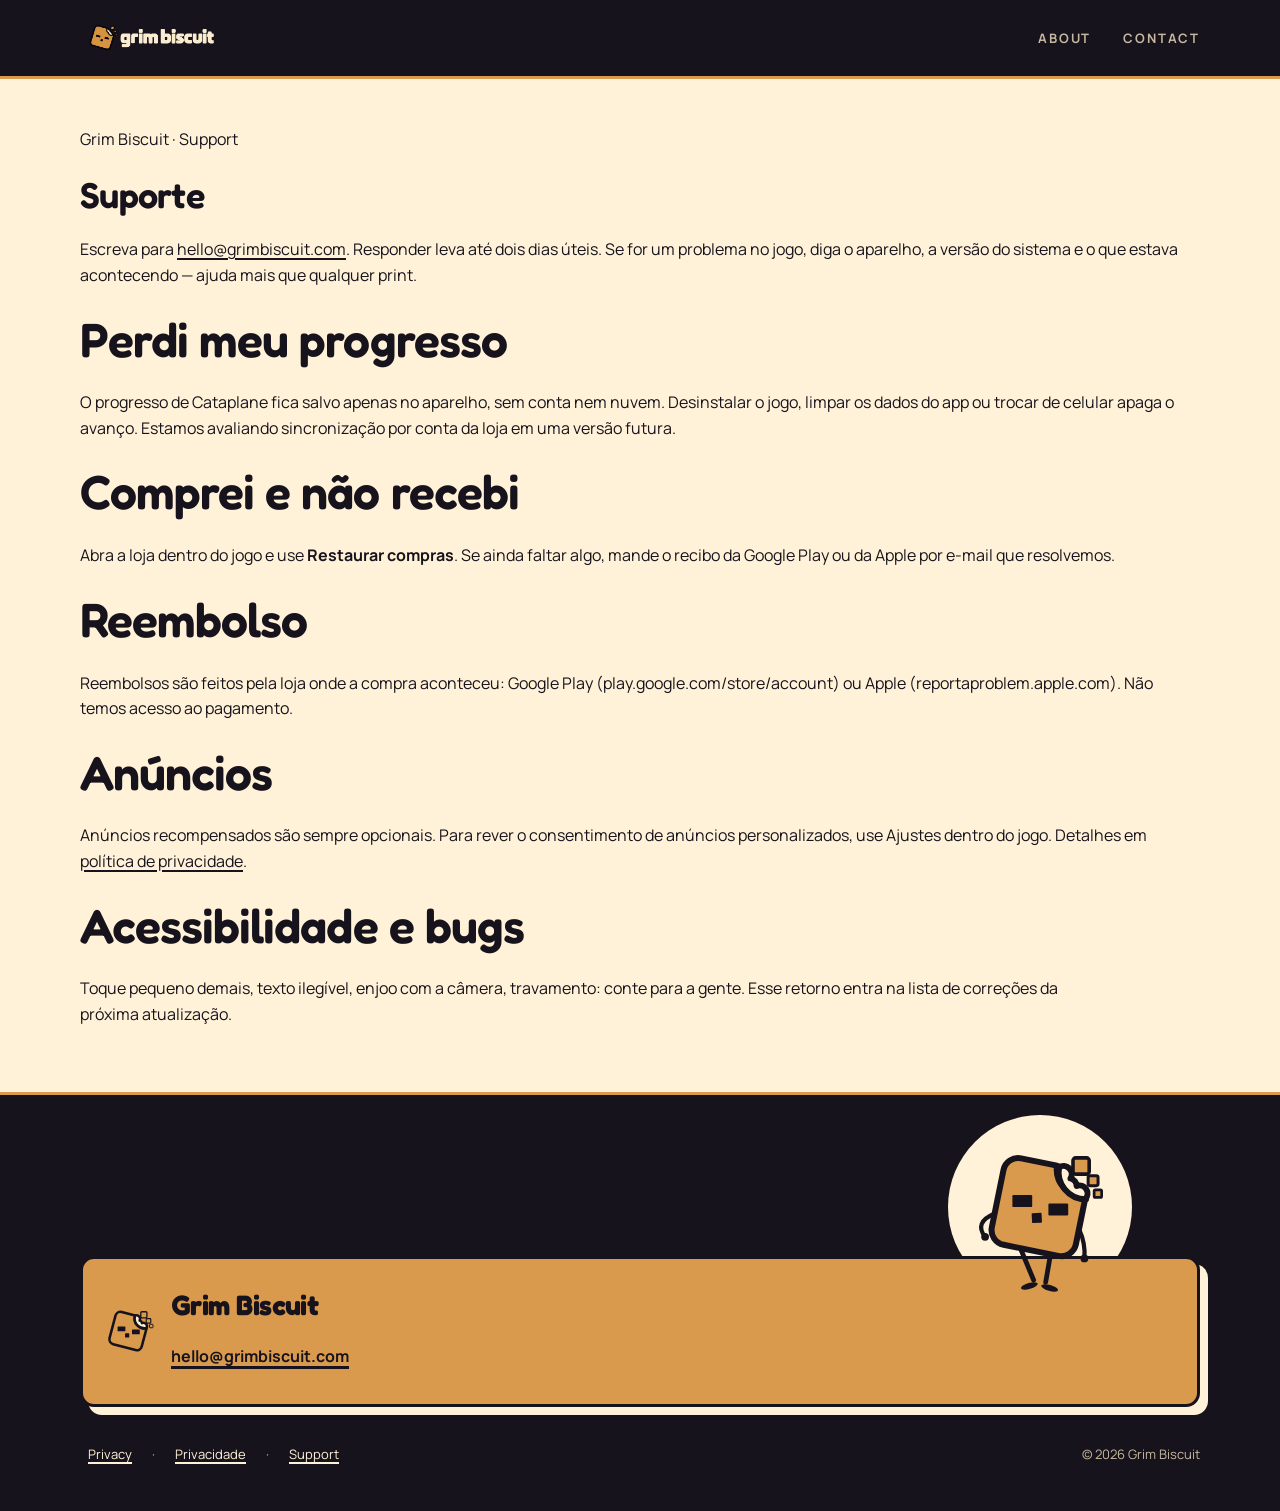
<file: support/index.html>
<!DOCTYPE html><html lang="en" class="display_fb883786-module__F76nvG__variable body_460a41cd-module__pSrDgW__variable"><head><meta charSet="utf-8"/><meta name="viewport" content="width=device-width, initial-scale=1"/><link rel="preload" href="/_next/static/media/Fredoka-s.p.3j9n-jqs50_oa.ttf" as="font" crossorigin="" type="font/ttf"/><link rel="preload" href="/_next/static/media/Manrope-s.p.0nrgw8_4xg_io.ttf" as="font" crossorigin="" type="font/ttf"/><link rel="preload" as="image" href="/brand/logo-wordmark.webp"/><link rel="stylesheet" href="/_next/static/chunks/3dsjnv6c_3pm8.css" data-precedence="next"/><link rel="stylesheet" href="/_next/static/chunks/34tfysfq8cwx8.css" data-precedence="next"/><link rel="preload" as="script" fetchPriority="low" href="/_next/static/chunks/3s6nzrbk-8mnv.js"/><script src="/_next/static/chunks/19mx3mg6lkumu.js" async=""></script><script src="/_next/static/chunks/3kmozkq6tgqnz.js" async=""></script><script src="/_next/static/chunks/344n2zhqbh4pn.js" async=""></script><script src="/_next/static/chunks/turbopack-0ol8c8yjy8j3w.js" async=""></script><script src="/_next/static/chunks/0h2qsuyze9ds1.js" async=""></script><script src="/_next/static/chunks/3m96vzd02iewo.js" async=""></script><script src="/_next/static/chunks/1aix9hscuo9b8.js" async=""></script><script src="/_next/static/chunks/1h_f3yjgb6d45.js" async=""></script><title>Suporte — Grim Biscuit</title><meta name="description" content="Suporte dos jogos da Grim Biscuit: contato, compras, progresso e privacidade."/><link rel="manifest" href="/site.webmanifest"/><link rel="canonical" href="https://grimbiscuit.com/support/"/><meta property="og:title" content="Grim Biscuit — Odd games. Straight face."/><meta property="og:description" content="Grim Biscuit is an independent game studio making unusual games with a bite."/><meta property="og:url" content="https://grimbiscuit.com/"/><meta property="og:site_name" content="Grim Biscuit"/><meta property="og:image" content="https://grimbiscuit.com/brand/og-cover.png"/><meta property="og:image:width" content="1200"/><meta property="og:image:height" content="630"/><meta property="og:image:alt" content="Grim Biscuit"/><meta property="og:type" content="website"/><meta name="twitter:card" content="summary_large_image"/><meta name="twitter:title" content="Grim Biscuit — Odd games. Straight face."/><meta name="twitter:description" content="Grim Biscuit is an independent game studio making unusual games with a bite."/><meta name="twitter:image" content="https://grimbiscuit.com/brand/og-cover.png"/><link rel="icon" href="/favicon.ico"/><link rel="icon" href="/icons/icon-32.png" type="image/png" sizes="32x32"/><link rel="icon" href="/icons/icon-192.png" type="image/png" sizes="192x192"/><link rel="apple-touch-icon" href="/apple-touch-icon.png" sizes="180x180" type="image/png"/><meta name="next-size-adjust" content=""/><script src="/_next/static/chunks/0cz1d0mv5g_q7.js" noModule=""></script></head><body><div hidden=""><!--$--><!--/$--></div><a class="skip-link" href="#main">Skip to content</a><header class="site-header"><div class="site-header__inner container"><a class="site-header__brand" aria-label="Grim Biscuit" href="/"><span class="brand-mark site-header__mark" data-brand-mark="true"><div class="GrimMascot-module__C0FOjG__wrap GrimMascot-module__C0FOjG__mark" data-mascot-state="idle"><svg viewBox="60 92 548 480" class="GrimMascot-module__C0FOjG__svg GrimMascot-module__C0FOjG__back" data-grim-mascot="true" data-mascot-part="back" role="presentation" aria-hidden="true"><g><g id="mascot-body"><g transform="translate(307 332) rotate(14.8)"><path d="M 26.2,-190 A 112 112 0 0 0 190,-84.8 L 190,132 A 58 58 0 0 1 132,190 L -132,190 A 58 58 0 0 1 -190,132 L -190,-132 A 58 58 0 0 1 -132,-190 Z" fill="#D99A4E" stroke="#17131C" stroke-width="29" stroke-linejoin="round"/></g><rect x="266" y="358" width="48" height="48" rx="5" fill="#17131C"/></g><g id="mascot-bite-filling"><g transform="translate(307 332) rotate(14.8)"><path d="M 26.2,-190 A 112 112 0 0 0 190,-84.8 A 112 112 0 0 1 188.3,-83.9 A 40 40 0 0 0 125.1,-126.2 A 40 40 0 0 0 90.8,-148.2 A 40 40 0 0 0 26.1,-188.1 A 112 112 0 0 1 26.2,-190 Z" fill="#FFF2D8" stroke="#17131C" stroke-width="29" stroke-linejoin="round"/></g></g><g id="mascot-eye-left"><g transform="translate(225 308)"><rect x="-44.5" y="-27" width="89" height="54" rx="5" fill="#17131C"/></g></g><g id="mascot-eye-right"><g transform="translate(390 343)"><rect x="-44.5" y="-27" width="89" height="54" rx="5" fill="#17131C"/></g></g><g id="mascot-crumb-1"><rect x="446" y="112" width="70" height="70" rx="12" fill="#D99A4E" stroke="#17131C" stroke-width="15"/></g><g id="mascot-crumb-2"><rect x="508" y="190" width="52" height="52" rx="9" fill="#D99A4E" stroke="#17131C" stroke-width="13"/></g><g id="mascot-crumb-3"><rect x="545" y="255" width="40" height="40" rx="7" fill="#D99A4E" stroke="#17131C" stroke-width="11"/></g></g></svg></div></span><img alt="Grim Biscuit" loading="eager" width="1086" height="362" decoding="async" data-nimg="1" class="site-header__wordmark" style="color:transparent" src="/brand/logo-wordmark.webp"/></a><nav class="site-nav site-nav--desktop" aria-label="Primary navigation"><a href="/#about">About</a><a href="/#contact">Contact</a></nav><button class="menu-toggle" type="button" aria-expanded="false" aria-controls="mobile-navigation" aria-label="Open navigation menu"><span aria-hidden="true"></span><span aria-hidden="true"></span><span aria-hidden="true"></span></button><nav id="mobile-navigation" class="site-nav site-nav--mobile" aria-label="Mobile navigation" aria-hidden="true"><a tabindex="-1" href="/#about">About</a><a tabindex="-1" href="/#contact">Contact</a><a class="btn btn-primary" tabindex="-1" href="/#contact">Get in touch</a><a class="site-nav__mail" href="mailto:hello@grimbiscuit.com" tabindex="-1">hello@grimbiscuit.com</a></nav></div></header><div class="scroll-progress" aria-hidden="true"><div class="scroll-progress__bar"></div></div><main id="main"><div class="route-transition"><!--$--><div class="legal-page" lang="pt-BR"><div class="container legal-page__inner"><p class="legal-page__eyebrow">Grim Biscuit · Support</p><h1>Suporte</h1><p>Escreva para <a href="mailto:hello@grimbiscuit.com">hello@grimbiscuit.com</a>. Responder leva até dois dias úteis. Se for um problema no jogo, diga o aparelho, a versão do sistema e o que estava acontecendo — ajuda mais que qualquer print.</p><h2>Perdi meu progresso</h2><p>O progresso de Cataplane fica salvo apenas no aparelho, sem conta nem nuvem. Desinstalar o jogo, limpar os dados do app ou trocar de celular apaga o avanço. Estamos avaliando sincronização por conta da loja em uma versão futura.</p><h2>Comprei e não recebi</h2><p>Abra a loja dentro do jogo e use <strong>Restaurar compras</strong>. Se ainda faltar algo, mande o recibo da Google Play ou da Apple por e-mail que resolvemos.</p><h2>Reembolso</h2><p>Reembolsos são feitos pela loja onde a compra aconteceu: Google Play (play.google.com/store/account) ou Apple (reportaproblem.apple.com). Não temos acesso ao pagamento.</p><h2>Anúncios</h2><p>Anúncios recompensados são sempre opcionais. Para rever o consentimento de anúncios personalizados, use Ajustes dentro do jogo. Detalhes em <a href="/privacidade/">política de privacidade</a>.</p><h2>Acessibilidade e bugs</h2><p>Toque pequeno demais, texto ilegível, enjoo com a câmera, travamento: conte para a gente. Esse retorno entra na lista de correções da próxima atualização.</p></div></div><!--$--><!--/$--><!--/$--></div></main><footer class="site-footer" data-scene="sit"><div class="site-footer__inner container"><div class="sit" style="--m-body-bottom:0.6953125" data-sit="true" data-kicking="false"><span class="moon sit__moon" aria-hidden="true"></span><div class="sit__mascot" aria-hidden="true"><div class="GrimMascot-module__C0FOjG__wrap" data-mascot-state="idle"><svg viewBox="0 0 640 640" class="GrimMascot-module__C0FOjG__svg GrimMascot-module__C0FOjG__back" data-grim-mascot="true" data-mascot-part="back" role="presentation" aria-hidden="true"><g><g id="mascot-leg-left" transform="rotate(-16 255 405)"><path d="M 255,405 L 268,518" fill="none" stroke="#17131C" stroke-width="16" stroke-linecap="round"/><ellipse cx="249" cy="533" rx="29" ry="10" fill="#17131C"/></g><g id="mascot-leg-right" transform="rotate(16 355 425)"><path d="M 355,425 L 365,518" fill="none" stroke="#17131C" stroke-width="16" stroke-linecap="round"/><ellipse cx="383" cy="533" rx="29" ry="10" fill="#17131C"/></g><g id="mascot-arm-left"><path d="M 166,290 Q 100,318 137,366" fill="none" stroke="#17131C" stroke-width="14" stroke-linecap="round"/><circle cx="137" cy="366" r="13" fill="#17131C"/></g><g id="mascot-arm-right"><path d="M 452,345 Q 472,388 468,438" fill="none" stroke="#17131C" stroke-width="14" stroke-linecap="round"/><circle cx="468" cy="438" r="13" fill="#17131C"/></g><g id="mascot-body" transform="rotate(-3 319 267)"><g transform="translate(319 267) rotate(14.5)"><path d="M 29.1,-147 A 91 91 0 0 0 143,-64 L 143,97 A 50 50 0 0 1 93,147 L -93,147 A 50 50 0 0 1 -143,97 L -143,-97 A 50 50 0 0 1 -93,-147 Z" fill="#D99A4E" stroke="#17131C" stroke-width="20" stroke-linejoin="round"/></g><rect x="291" y="286" width="33" height="33" rx="3" fill="#17131C"/></g><g id="mascot-bite-filling"><g transform="translate(319 267) rotate(14.5)"><path d="M 29.1,-147 A 91 91 0 0 0 143,-64 A 91 91 0 0 1 140.2,-63.3 A 27 27 0 0 0 101.6,-99.2 A 27 27 0 0 0 75.4,-118.4 A 27 27 0 0 0 29.3,-144.2 A 91 91 0 0 1 29.1,-147 Z" fill="#FFF2D8" stroke="#17131C" stroke-width="20" stroke-linejoin="round"/></g></g><g id="mascot-eye-left"><g transform="translate(261 247)"><rect x="-33" y="-20" width="66" height="40" rx="4" fill="#17131C"/></g></g><g id="mascot-eye-right"><g transform="translate(381 275)"><rect x="-33" y="-20" width="66" height="40" rx="4" fill="#17131C"/></g></g><g id="mascot-crumb-1"><rect x="430" y="103" width="54" height="54" rx="9" fill="#D99A4E" stroke="#17131C" stroke-width="12"/></g><g id="mascot-crumb-2"><rect x="480.5" y="162.5" width="33" height="33" rx="6" fill="#D99A4E" stroke="#17131C" stroke-width="10"/></g><g id="mascot-crumb-3"><rect x="500.5" y="209.5" width="25" height="25" rx="4" fill="#D99A4E" stroke="#17131C" stroke-width="9"/></g></g></svg></div></div><div class="sit__panel" data-footer-panel="true"><a class="site-footer__mark" aria-label="Grim Biscuit" href="/"><span class="brand-mark" data-brand-mark="true"><div class="GrimMascot-module__C0FOjG__wrap GrimMascot-module__C0FOjG__mark" data-mascot-state="idle"><svg viewBox="60 92 548 480" class="GrimMascot-module__C0FOjG__svg GrimMascot-module__C0FOjG__back" data-grim-mascot="true" data-mascot-part="back" role="presentation" aria-hidden="true"><g><g id="mascot-body"><g transform="translate(307 332) rotate(14.8)"><path d="M 26.2,-190 A 112 112 0 0 0 190,-84.8 L 190,132 A 58 58 0 0 1 132,190 L -132,190 A 58 58 0 0 1 -190,132 L -190,-132 A 58 58 0 0 1 -132,-190 Z" fill="#D99A4E" stroke="#17131C" stroke-width="29" stroke-linejoin="round"/></g><rect x="266" y="358" width="48" height="48" rx="5" fill="#17131C"/></g><g id="mascot-bite-filling"><g transform="translate(307 332) rotate(14.8)"><path d="M 26.2,-190 A 112 112 0 0 0 190,-84.8 A 112 112 0 0 1 188.3,-83.9 A 40 40 0 0 0 125.1,-126.2 A 40 40 0 0 0 90.8,-148.2 A 40 40 0 0 0 26.1,-188.1 A 112 112 0 0 1 26.2,-190 Z" fill="#FFF2D8" stroke="#17131C" stroke-width="29" stroke-linejoin="round"/></g></g><g id="mascot-eye-left"><g transform="translate(225 308)"><rect x="-44.5" y="-27" width="89" height="54" rx="5" fill="#17131C"/></g></g><g id="mascot-eye-right"><g transform="translate(390 343)"><rect x="-44.5" y="-27" width="89" height="54" rx="5" fill="#17131C"/></g></g><g id="mascot-crumb-1"><rect x="446" y="112" width="70" height="70" rx="12" fill="#D99A4E" stroke="#17131C" stroke-width="15"/></g><g id="mascot-crumb-2"><rect x="508" y="190" width="52" height="52" rx="9" fill="#D99A4E" stroke="#17131C" stroke-width="13"/></g><g id="mascot-crumb-3"><rect x="545" y="255" width="40" height="40" rx="7" fill="#D99A4E" stroke="#17131C" stroke-width="11"/></g></g></svg></div></span></a><div class="site-footer__copy"><p class="site-footer__name">Grim Biscuit</p><a class="site-footer__mail" href="mailto:hello@grimbiscuit.com" data-footer-mail="true">hello@grimbiscuit.com</a></div></div></div><div class="site-footer__meta"><p class="site-footer__legal"><a href="/privacy/">Privacy</a><span aria-hidden="true">·</span><a href="/privacidade/">Privacidade</a><span aria-hidden="true">·</span><a href="/support/">Support</a></p><p class="site-footer__copyright">© <!-- -->2026<!-- --> <!-- -->Grim Biscuit</p></div></div></footer><noscript><style>[hidden]{display:block !important}</style></noscript><script type="application/ld+json">{"@context":"https://schema.org","@type":"Organization","name":"Grim Biscuit","url":"https://grimbiscuit.com","logo":"https://grimbiscuit.com/brand/logo-mark.webp","email":"hello@grimbiscuit.com"}</script><script src="/_next/static/chunks/3s6nzrbk-8mnv.js" id="_R_" async=""></script><script>(self.__next_f=self.__next_f||[]).push([0])</script><script>self.__next_f.push([1,"1:I[39756,[\"/_next/static/chunks/0h2qsuyze9ds1.js\",\"/_next/static/chunks/3m96vzd02iewo.js\",\"/_next/static/chunks/1aix9hscuo9b8.js\"],\"LoadingBoundaryProvider\"]\n2:I[46508,[\"/_next/static/chunks/0h2qsuyze9ds1.js\",\"/_next/static/chunks/3m96vzd02iewo.js\",\"/_next/static/chunks/1aix9hscuo9b8.js\"],\"BrandMark\"]\n3:\"$Sreact.fragment\"\n4:I[36852,[\"/_next/static/chunks/0h2qsuyze9ds1.js\",\"/_next/static/chunks/3m96vzd02iewo.js\",\"/_next/static/chunks/1aix9hscuo9b8.js\"],\"SiteHeader\"]\n5:I[46083,[\"/_next/static/chunks/0h2qsuyze9ds1.js\",\"/_next/static/chunks/3m96vzd02iewo.js\",\"/_next/static/chunks/1aix9hscuo9b8.js\"],\"ScrollProgress\"]\n6:I[76902,[\"/_next/static/chunks/0h2qsuyze9ds1.js\",\"/_next/static/chunks/3m96vzd02iewo.js\",\"/_next/static/chunks/1aix9hscuo9b8.js\"],\"RouteTransition\"]\n7:I[39756,[\"/_next/static/chunks/0h2qsuyze9ds1.js\",\"/_next/static/chunks/3m96vzd02iewo.js\",\"/_next/static/chunks/1aix9hscuo9b8.js\"],\"default\"]\n8:I[37457,[\"/_next/static/chunks/0h2qsuyze9ds1.js\",\"/_next/static/chunks/3m96vzd02iewo.js\",\"/_next/static/chunks/1aix9hscuo9b8.js\"],\"default\"]\n9:I[29800,[\"/_next/static/chunks/0h2qsuyze9ds1.js\",\"/_next/static/chunks/3m96vzd02iewo.js\",\"/_next/static/chunks/1aix9hscuo9b8.js\",\"/_next/static/chunks/1h_f3yjgb6d45.js\"],\"NotFoundScene\"]\na:I[8745,[\"/_next/static/chunks/0h2qsuyze9ds1.js\",\"/_next/static/chunks/3m96vzd02iewo.js\",\"/_next/static/chunks/1aix9hscuo9b8.js\"],\"SiteFooter\"]\nc:I[97367,[\"/_next/static/chunks/0h2qsuyze9ds1.js\",\"/_next/static/chunks/3m96vzd02iewo.js\",\"/_next/static/chunks/1aix9hscuo9b8.js\"],\"OutletBoundary\"]\nd:\"$Sreact.suspense\"\n10:I[97367,[\"/_next/static/chunks/0h2qsuyze9ds1.js\",\"/_next/static/chunks/3m96vzd02iewo.js\",\"/_next/static/chunks/1aix9hscuo9b8.js\"],\"ViewportBoundary\"]\n12:I[97367,[\"/_next/static/chunks/0h2qsuyze9ds1.js\",\"/_next/static/chunks/3m96vzd02iewo.js\",\"/_next/static/chunks/1aix9hscuo9b8.js\"],\"MetadataBoundary\"]\n14:I[68027,[\"/_next/static/chunks/0h2qsuyze9ds1.js\",\"/_next/static/chunks/3m96vzd02iewo.js\",\"/_next/static/chunks/1aix9hscuo9b8.js\"],\"default\",1]\n:HL[\"/_next/static/chunks/3dsjnv6c_3pm8.css\",\"style\"]\n:HL[\"/_next/static/chunks/34tfysfq8cwx8.css\",\"style\"]\n:HL[\"/_next/static/media/Fredoka-s.p.3j9n-jqs50_oa.ttf\",\"font\",{\"crossOrigin\":\"\",\"type\":\"font/ttf\"}]\n:HL[\"/_next/static/media/Manrope-s.p.0nrgw8_4xg_io.ttf\",\"font\",{\"crossOrigin\":\"\",\"type\":\"font/ttf\"}]\nb:[\"$\",\"style\",null,{\"children\":\"[hidden]{display:block !important}\"}]\nf:X\n0:{\"P\":null,\"c\":[\"\",\"support\",\"\"],\"q\":\"\",\"i\":false,\"f\":[[[\"\",{\"children\":[\"support\",{\"children\":[\"__PAGE__\",{},\"$undefined\",\"$undefined\",4608]},\"$undefined\",\"$undefined\",4608]},\"$undefined\",\"$undefined\",4628],[[\"$\",\"$L1\",null,{\"loading\":[[\"$\",\"div\",\"l\",{\"className\":\"loading-screen\",\"role\":\"status\",\"aria-label\":\"Loading\",\"children\":[\"$\",\"$L2\",null,{\"className\":\"loading-screen__mark\",\"loading\":true}]}],[],null],\"children\":[\"$\",\"$3\",\"c\",{\"children\":[[[\"$\",\"link\",\"0\",{\"rel\":\"stylesheet\",\"href\":\"/_next/static/chunks/3dsjnv6c_3pm8.css\",\"precedence\":\"next\",\"crossOrigin\":\"$undefined\",\"nonce\":\"$undefined\"}],[\"$\",\"link\",\"1\",{\"rel\":\"stylesheet\",\"href\":\"/_next/static/chunks/34tfysfq8cwx8.css\",\"precedence\":\"next\",\"crossOrigin\":\"$undefined\",\"nonce\":\"$undefined\"}],[\"$\",\"script\",\"script-0\",{\"src\":\"/_next/static/chunks/0h2qsuyze9ds1.js\",\"async\":true,\"nonce\":\"$undefined\"}],[\"$\",\"script\",\"script-1\",{\"src\":\"/_next/static/chunks/3m96vzd02iewo.js\",\"async\":true,\"nonce\":\"$undefined\"}],[\"$\",\"script\",\"script-2\",{\"src\":\"/_next/static/chunks/1aix9hscuo9b8.js\",\"async\":true,\"nonce\":\"$undefined\"}]],[\"$\",\"html\",null,{\"lang\":\"en\",\"className\":\"display_fb883786-module__F76nvG__variable body_460a41cd-module__pSrDgW__variable\",\"children\":[\"$\",\"body\",null,{\"children\":[[\"$\",\"a\",null,{\"className\":\"skip-link\",\"href\":\"#main\",\"children\":\"Skip to content\"}],[\"$\",\"$L4\",null,{}],[\"$\",\"$L5\",null,{}],[\"$\",\"main\",null,{\"id\":\"main\",\"children\":[\"$\",\"$L6\",null,{\"children\":[\"$\",\"$L7\",null,{\"parallelRouterKey\":\"children\",\"error\":\"$undefined\",\"errorStyles\":\"$undefined\",\"errorScripts\":\"$undefined\",\"template\":[\"$\",\"$L8\",null,{}],\"templateStyles\":\"$undefined\",\"templateScripts\":\"$undefined\",\"notFound\":[[\"$\",\"$L9\",null,{}],[]],\"forbidden\":\"$undefined\",\"unauthorized\":\"$undefined\"}]}]}],[\"$\",\"$La\",null,{}],[\"$\",\"noscript\",null,{\"children\":\"$b\"}],[\"$\",\"script\",null,{\"type\":\"application/ld+json\",\"dangerouslySetInnerHTML\":{\"__html\":\"{\\\"@context\\\":\\\"https://schema.org\\\",\\\"@type\\\":\\\"Organization\\\",\\\"name\\\":\\\"Grim Biscuit\\\",\\\"url\\\":\\\"https://grimbiscuit.com\\\",\\\"logo\\\":\\\"https://grimbiscuit.com/brand/logo-mark.webp\\\",\\\"email\\\":\\\"hello@grimbiscuit.com\\\"}\"}}]]}]}]]}]}],{\"children\":[[\"$\",\"$3\",\"c\",{\"children\":[null,[\"$\",\"$L7\",null,{\"parallelRouterKey\":\"children\",\"error\":\"$undefined\",\"errorStyles\":\"$undefined\",\"errorScripts\":\"$undefined\",\"template\":[\"$\",\"$L8\",null,{}],\"templateStyles\":\"$undefined\",\"templateScripts\":\"$undefined\",\"notFound\":\"$undefined\",\"forbidden\":\"$undefined\",\"unauthorized\":\"$undefined\"}]]}],{\"children\":[[\"$\",\"$3\",\"c\",{\"children\":[[\"$\",\"div\",null,{\"className\":\"legal-page\",\"lang\":\"pt-BR\",\"children\":[\"$\",\"div\",null,{\"className\":\"container legal-page__inner\",\"children\":[[\"$\",\"p\",null,{\"className\":\"legal-page__eyebrow\",\"children\":\"Grim Biscuit · Support\"}],[\"$\",\"h1\",null,{\"children\":\"Suporte\"}],[\"$\",\"p\",null,{\"children\":[\"Escreva para \",[\"$\",\"a\",null,{\"href\":\"mailto:hello@grimbiscuit.com\",\"children\":\"hello@grimbiscuit.com\"}],\". Responder leva até dois dias úteis. Se for um problema no jogo, diga o aparelho, a versão do sistema e o que estava acontecendo — ajuda mais que qualquer print.\"]}],[\"$\",\"h2\",null,{\"children\":\"Perdi meu progresso\"}],[\"$\",\"p\",null,{\"children\":\"O progresso de Cataplane fica salvo apenas no aparelho, sem conta nem nuvem. Desinstalar o jogo, limpar os dados do app ou trocar de celular apaga o avanço. Estamos avaliando sincronização por conta da loja em uma versão futura.\"}],[\"$\",\"h2\",null,{\"children\":\"Comprei e não recebi\"}],[\"$\",\"p\",null,{\"children\":[\"Abra a loja dentro do jogo e use \",[\"$\",\"strong\",null,{\"children\":\"Restaurar compras\"}],\". Se ainda faltar algo, mande o recibo da Google Play ou da Apple por e-mail que resolvemos.\"]}],[\"$\",\"h2\",null,{\"children\":\"Reembolso\"}],[\"$\",\"p\",null,{\"children\":\"Reembolsos são feitos pela loja onde a compra aconteceu: Google Play (play.google.com/store/account) ou Apple (reportaproblem.apple.com). Não temos acesso ao pagamento.\"}],[\"$\",\"h2\",null,{\"children\":\"Anúncios\"}],[\"$\",\"p\",null,{\"children\":[\"Anúncios recompensados são sempre opcionais. Para rever o consentimento de anúncios personalizados, use Ajustes dentro do jogo. Detalhes em \",[\"$\",\"a\",null,{\"href\":\"/privacidade/\",\"children\":\"política de privacidade\"}],\".\"]}],[\"$\",\"h2\",null,{\"children\":\"Acessibilidade e bugs\"}],[\"$\",\"p\",null,{\"children\":\"Toque pequeno demais, texto ilegível, enjoo com a câmera, travamento: conte para a gente. Esse retorno entra na lista de correções da próxima atualização.\"}]]}]}],null,[\"$\",\"$Lc\",null,{\"children\":[\"$\",\"$d\",null,{\"name\":\"Next.MetadataOutlet\",\"children\":\"$@e\"}]}]]}],{},null,false,null]},null,false,\"$f\"]},null,false,null],[\"$\",\"$3\",\"h\",{\"children\":[null,[\"$\",\"$L10\",null,{\"children\":\"$L11\"}],[\"$\",\"div\",null,{\"hidden\":true,\"children\":[\"$\",\"$L12\",null,{\"children\":[\"$\",\"$d\",null,{\"name\":\"Next.Metadata\",\"children\":\"$L13\"}]}]}],[\"$\",\"meta\",null,{\"name\":\"next-size-adjust\",\"content\":\"\"}]]}],false]],\"m\":\"$undefined\",\"G\":[\"$14\",[[\"$\",\"link\",\"0\",{\"rel\":\"stylesheet\",\"href\":\"/_next/static/chunks/3dsjnv6c_3pm8.css\",\"precedence\":\"next\",\"crossOrigin\":\"$undefined\",\"nonce\":\"$undefined\"}],\"$L15\"]],\"S\":true,\"h\":null,\"r\":\"$undefined\",\"s\":\"$undefined\",\"a\":\"$undefined\",\"l\":\"$undefined\",\"p\":\"$undefined\",\"d\":\"$undefined\",\"b\":\"3GrIwS9T0WEEBHTbRvVt4\"}\nf:C\n15:[\"$\",\"link\",\"1\",{\"rel\":\"stylesheet\",\"href\":\"/_next/static/chunks/34tfysfq8cwx8.css\",\"precedence\":\"next\",\"crossOrigin\":\"$undefined\",\"nonce\":\"$undefined\"}]\n11:[[\"$\",\"meta\",\"0\",{\"charSet\":\"utf-8\"}],[\"$\",\"meta\",\"1\",{\"name\":\"viewport\",\"content\":\"width=device-width, initial-scale=1\"}]]\n16:I[27201,[\"/_next/static/chunks/0h2qsuyze9ds1.js\",\"/_next/static/chunks/3m96vzd02iewo.js\",\"/_next/static/chunks/1aix9hscuo9b8.js\"],\"IconMark\"]\ne:null\n13:[[\"$\",\"title\",\"0\",{\"children\":\"Suporte — Grim Biscuit\"}],[\"$\",\"meta\",\"1\",{\"name\":\"description\",\"content\":\"Suporte dos jogos da Grim Biscuit: contato, compras, progresso e privacidade.\"}],[\"$\",\"link\",\"2\",{\"rel\":\"manifest\",\"href\":\"/site.webmanifest\",\"crossOrigin\":\"$undefined\"}],[\"$\",\"link\",\"3\",{\"rel\":\"canonical\",\"href\":\"https://grimbiscuit.com/support/\"}],[\"$\",\"meta\",\"4\",{\"property\":\"og:title\",\"content\":\"Grim Biscuit — Odd games. Straight face.\"}],[\"$\",\"meta\",\"5\",{\"property\":\"og:description\",\"content\":\"Grim Biscuit is an independent game studio making unusual games with a bite.\"}],[\"$\",\"meta\",\"6\",{\"property\":\"og:url\",\"content\":\"https://grimbiscuit.com/\"}],[\"$\",\"meta\",\"7\",{\"property\":\"og:site_name\",\"content\":\"Grim Biscuit\"}],[\"$\",\"meta\",\"8\",{\"property\":\"og:image\",\"content\":\"https://grimbiscuit.com/brand/og-cover.png\"}],[\"$\",\"meta\",\"9\",{\"property\":\"og:image:width\",\"content\":\"1200\"}],[\"$\",\"meta\",\"10\",{\"property\":\"og:image:height\",\"content\":\"630\"}],[\"$\",\"meta\",\"11\",{\"property\":\"og:image:alt\",\"content\":\"Grim Biscuit\"}],[\"$\",\"meta\",\"12\",{\"property\":\"og:type\",\"content\":\"website\"}],[\"$\",\"meta\",\"13\",{\"name\":\"twitter:card\",\"content\":\"summary_large_image\"}],[\"$\",\"meta\",\"14\",{\"name\":\"twitter:title\",\"content\":\"Grim Biscuit — Odd games. Straight face.\"}],[\"$\",\"meta\",\"15\",{\"name\":\"twitter:description\",\"content\":\"Grim Biscuit is an independent game studio making unusual games with a bite.\"}],[\"$\",\"meta\",\"16\",{\"name\":\"twitter:image\",\"content\":\"https://grimbiscuit.com/brand/og-cover.png\"}],[\"$\",\"link\",\"17\",{\"rel\":\"icon\",\"href\":\"/favicon.ico\"}],[\"$\",\"link\",\"18\",{\"rel\":\"icon\",\"href\":\"/icons/icon-32.png\",\"type\":\"image/png\",\"sizes\":\"32x32\"}],[\"$\",\"link\",\"19\",{\"rel\":\"icon\",\"href\":\"/icons/icon-192.png\",\"type\":\"image/png\",\"sizes\":\"192x192\"}],[\"$\",\"link\",\"20\",{\"rel\":\"apple-touch-icon\",\"href\":\"/apple-touch-icon.png\",\"sizes\":\"180x180\",\"type\":\"image/png\"}],[\"$\",\"$L16\",\"21\",{}]]\n"])</script></body></html>
</file>
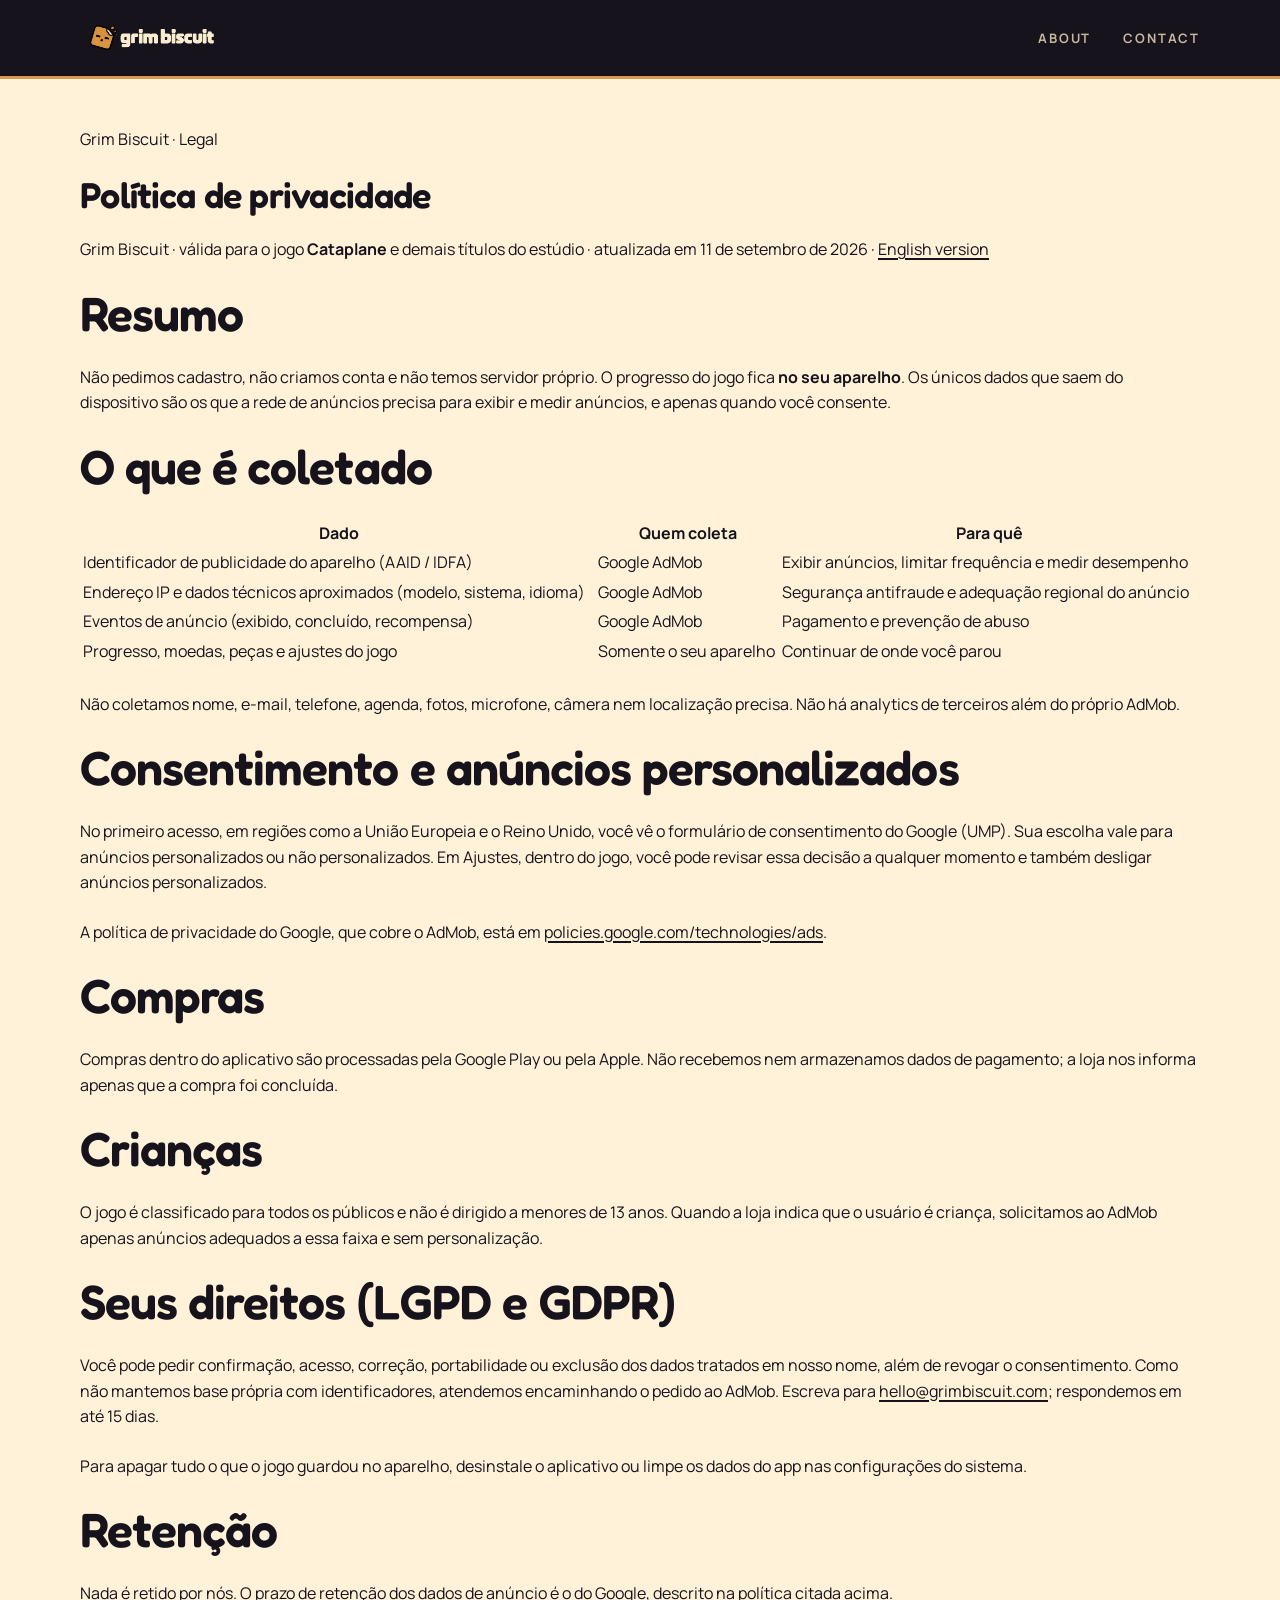
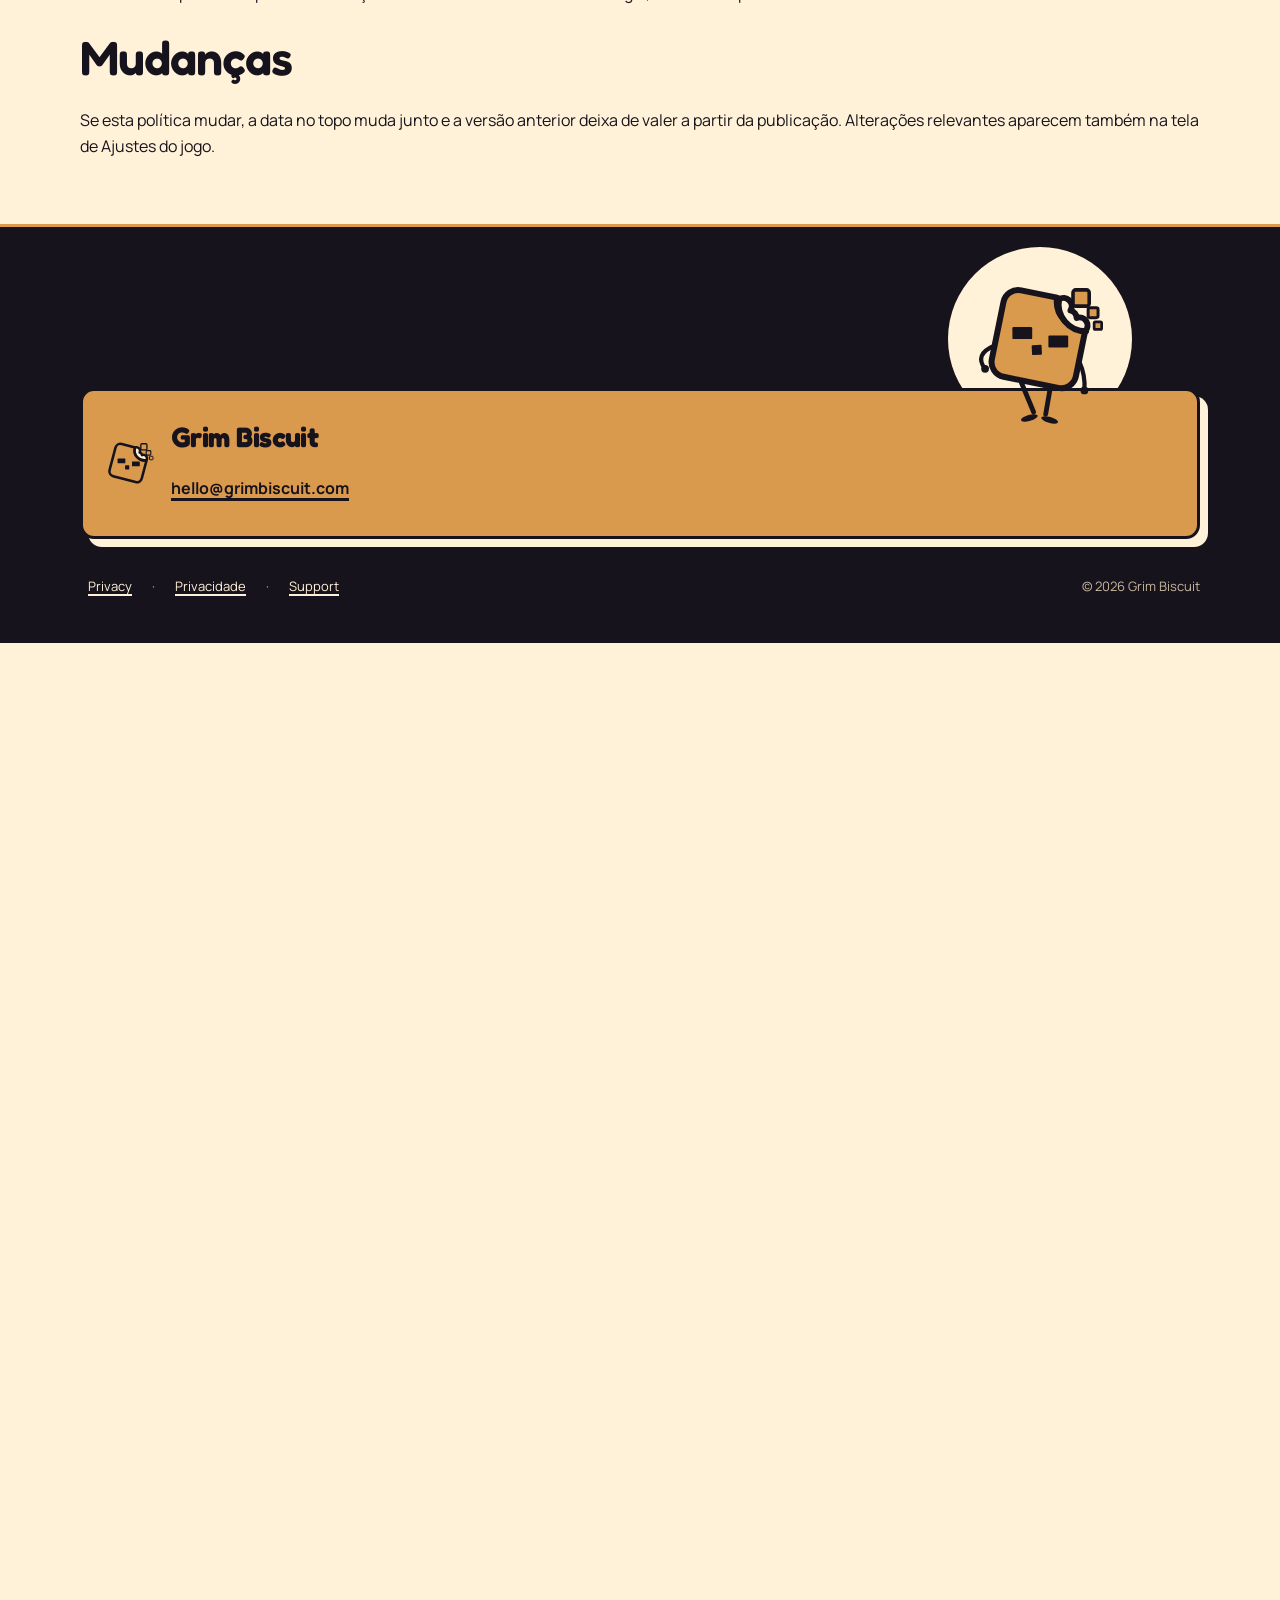
<file: privacidade.html>
<!doctype html>
<html lang="pt-BR">
<head>
  <meta charset="utf-8">
  <meta name="viewport" content="width=device-width, initial-scale=1">
  <meta http-equiv="refresh" content="0; url=/privacidade/">
  <link rel="canonical" href="https://grimbiscuit.com/privacidade/">
  <title>Política de privacidade · Grim Biscuit</title>
</head>
<body>
  <p>Esta página mudou. <a href="/privacidade/">Leia a política de privacidade da Grim Biscuit.</a></p>
</body>
</html>
</file>
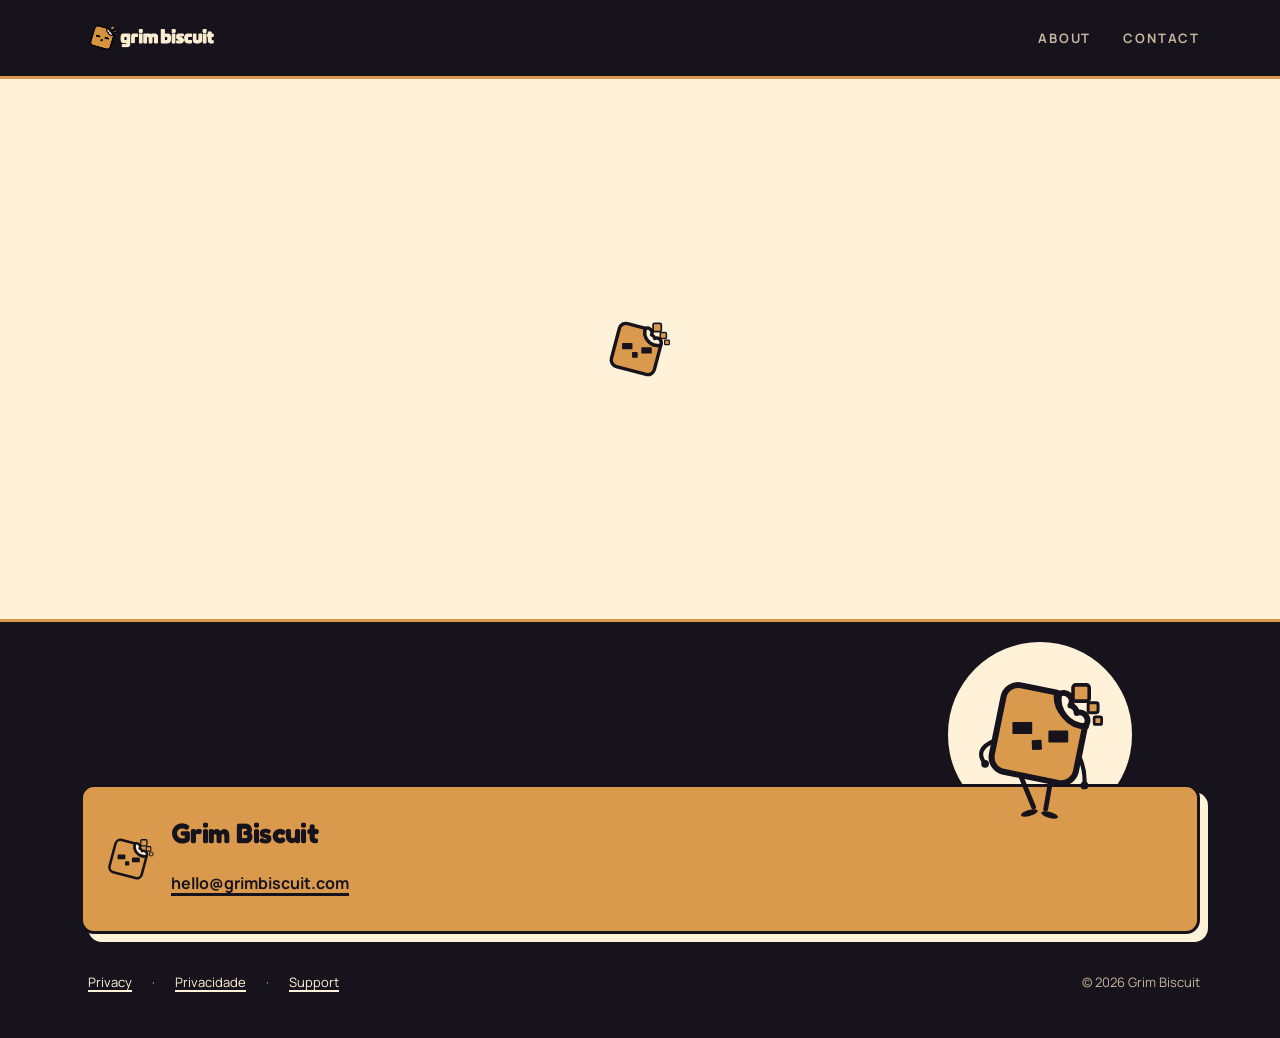
<file: privacy.html>
<!doctype html>
<html lang="en">
<head>
  <meta charset="utf-8">
  <meta name="viewport" content="width=device-width, initial-scale=1">
  <meta http-equiv="refresh" content="0; url=/privacy/">
  <link rel="canonical" href="https://grimbiscuit.com/privacy/">
  <title>Privacy policy · Grim Biscuit</title>
</head>
<body>
  <p>This page moved. <a href="/privacy/">Read the Grim Biscuit privacy policy.</a></p>
</body>
</html>
</file>
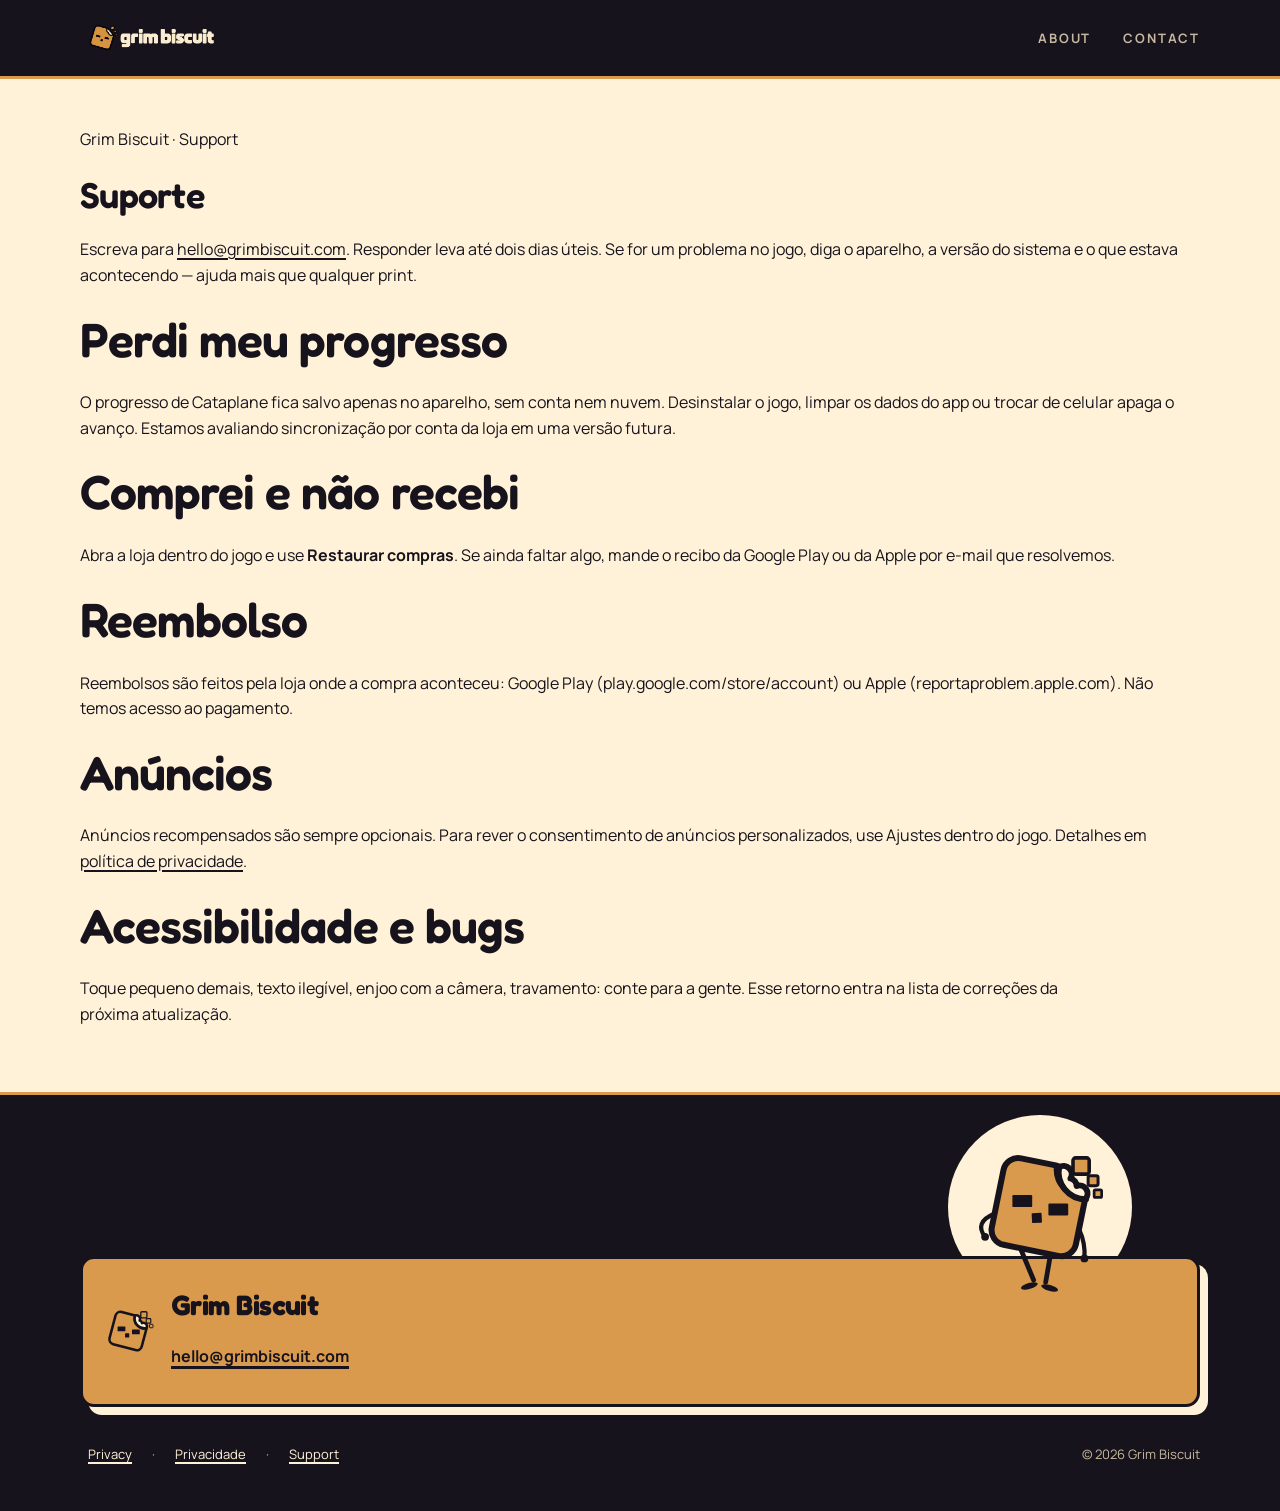
<file: suporte.html>
<!doctype html>
<html lang="pt-BR">
<head>
  <meta charset="utf-8">
  <meta name="viewport" content="width=device-width, initial-scale=1">
  <meta http-equiv="refresh" content="0; url=/support/">
  <link rel="canonical" href="https://grimbiscuit.com/support/">
  <title>Suporte · Grim Biscuit</title>
</head>
<body>
  <p>Esta página mudou. <a href="/support/">Abra o suporte da Grim Biscuit.</a></p>
</body>
</html>
</file>
<file: _next/static/chunks/3dsjnv6c_3pm8.css>
.GrimMascot-module__C0FOjG__wrap{aspect-ratio:1;width:100%;position:relative}.GrimMascot-module__C0FOjG__mark{aspect-ratio:548/480}.GrimMascot-module__C0FOjG__svg{width:100%;height:100%;display:block;overflow:visible}.GrimMascot-module__C0FOjG__back{z-index:0;position:relative}.GrimMascot-module__C0FOjG__front{z-index:2;pointer-events:none;position:absolute;inset:0}
@font-face{font-family:display;src:url(../media/Fredoka-s.p.3j9n-jqs50_oa.ttf)format("truetype");font-display:swap;font-weight:400 700;font-style:normal}@font-face{font-family:display Fallback;src:local(Arial);ascent-override:95.32%;descent-override:23.1%;line-gap-override:0.0%;size-adjust:102.19%}.display_fb883786-module__F76nvG__className{font-family:display,display Fallback,Trebuchet MS,system-ui,sans-serif}.display_fb883786-module__F76nvG__variable{--font-display:"display", "display Fallback", Trebuchet MS, system-ui, sans-serif}
@font-face{font-family:body;src:url(../media/Manrope-s.p.0nrgw8_4xg_io.ttf)format("truetype");font-display:swap;font-weight:400 800;font-style:normal}@font-face{font-family:body Fallback;src:local(Arial);ascent-override:106.45%;descent-override:29.96%;line-gap-override:0.0%;size-adjust:100.14%}.body_460a41cd-module__pSrDgW__className{font-family:body,body Fallback,system-ui,-apple-system,Segoe UI,sans-serif}.body_460a41cd-module__pSrDgW__variable{--font-body:"body", "body Fallback", system-ui, -apple-system, Segoe UI, sans-serif}
</file>
<file: _next/static/chunks/34tfysfq8cwx8.css>
:root{--charcoal:#17131c;--biscuit:#d99a4e;--bone:#fff2d8;--charcoal-2:#211b27;--charcoal-3:#2b2433;--rule:#3a3340;--bone-muted:#c6b79f;--charcoal-muted:#4a4351;--fs-poster:clamp(3.25rem, 8vw, 7.25rem);--fs-display-xl:clamp(2.375rem, 10.5vw, 4.5rem);--fs-display-l:clamp(1.75rem, 7vw, 3rem);--fs-display-m:clamp(1.5rem, 6vw, 2.25rem);--fs-title:clamp(1.25rem, 4.6vw, 1.75rem);--fs-lede:clamp(1.0625rem, 2.4vw, 1.25rem);--fs-body:1rem;--fs-meta:.8125rem;--fs-meta-s:.75rem;--lh-tight:1.02;--lh-title:1.12;--lh-body:1.6;--space-1:4px;--space-2:8px;--space-3:12px;--space-4:16px;--space-5:24px;--space-6:32px;--space-7:48px;--space-8:64px;--space-9:96px;--gutter:clamp(1.25rem, 5vw, 2.5rem);--section-y:clamp(3rem, 9vw, 6.5rem);--header-h:3.75rem;--measure:34ch;--radius-sm:6px;--radius:10px;--radius-lg:14px;--stroke:3px;--border:var(--stroke) solid var(--charcoal);--border-bone:var(--stroke) solid var(--bone);--border-biscuit:var(--stroke) solid var(--biscuit);--border-rule:var(--stroke) solid var(--rule);--maxw:1200px;--shadow-flat:8px 8px 0 0 var(--charcoal);--shadow-flat-bone:8px 8px 0 0 var(--bone);--shadow-flat-biscuit:8px 8px 0 0 var(--biscuit);--shadow-flat-sm:4px 4px 0 0 var(--charcoal);--tap:48px;--ease-grim:cubic-bezier(.22, 1, .36, 1);--dur-fast:.18s;--dur:.32s;--dur-slow:.52s;--dur-reveal:var(--dur-slow);--focus-ring:var(--charcoal);--font-display-stack:var(--font-display), "Trebuchet MS", system-ui, sans-serif;--font-body-stack:var(--font-body), system-ui, -apple-system, "Segoe UI", sans-serif;--safe-b:env(safe-area-inset-bottom,0px)}@media (min-width:64rem){:root{--header-h:4.75rem;--measure:68ch}}
*,:before,:after{box-sizing:border-box}html{-webkit-text-size-adjust:100%;scroll-behavior:smooth}body,h1,h2,h3,h4,p,figure,blockquote,dl,dd,ul,ol{margin:0}ul,ol{padding:0;list-style:none}body{background:var(--bone);min-height:100dvh;color:var(--charcoal);font-family:var(--font-body-stack);font-size:var(--fs-body);line-height:var(--lh-body);-webkit-font-smoothing:antialiased;text-rendering:optimizelegibility}h1,h2,h3,h4{font-family:var(--font-display-stack);font-weight:600;line-height:var(--lh-title);letter-spacing:-.02em;text-wrap:balance}h1{font-size:var(--fs-display-xl);line-height:var(--lh-tight)}h2{font-size:var(--fs-display-l)}h3{font-size:var(--fs-title)}p{text-wrap:pretty}a{color:inherit;text-underline-offset:3px;text-decoration-thickness:2px}img,svg{max-width:100%;height:auto;display:block}button,input,select,textarea{font:inherit;color:inherit}button{cursor:pointer}:focus-visible{outline:var(--stroke) solid var(--focus-ring);outline-offset:2px}::selection{background:var(--biscuit);color:var(--charcoal)}.container{width:100%;max-width:var(--maxw);padding-inline:var(--gutter);margin-inline:auto}.section{padding-block:var(--section-y);scroll-margin-top:calc(var(--header-h) + var(--space-4))}.charcoal-block{--focus-ring:var(--bone);background:var(--charcoal);color:var(--bone)}.eyebrow{font-family:var(--font-body-stack);font-size:var(--fs-meta);letter-spacing:.14em;text-transform:uppercase;color:var(--charcoal-muted);font-weight:700;line-height:1.2}.charcoal-block .eyebrow{color:var(--biscuit)}.lede{font-size:var(--fs-lede);color:var(--charcoal-muted);line-height:1.45}.charcoal-block .lede{color:var(--bone-muted)}.prose{max-width:var(--measure);gap:var(--space-4);display:grid}.prose h2{margin-top:var(--space-5);font-size:var(--fs-display-m)}.prose h3{margin-top:var(--space-4)}.prose a{min-height:var(--tap);padding-block:var(--space-2);margin-block:calc(-1 * var(--space-2));color:var(--charcoal);font-weight:600;display:inline-block}.prose ul{gap:var(--space-2);padding-left:var(--space-5);list-style:square;display:grid}.prose table{border-collapse:collapse;width:100%;font-size:var(--fs-meta)}.prose th,.prose td{padding:var(--space-3);border:var(--border);text-align:left;vertical-align:top}.table-scroll{-webkit-overflow-scrolling:touch;overflow-x:auto}.btn{justify-content:center;align-items:center;gap:var(--space-2);min-height:var(--tap);padding:0 var(--space-6);border:var(--border);border-radius:var(--radius);background:var(--bone);color:var(--charcoal);font-family:var(--font-body-stack);font-size:var(--fs-body);transition:transform var(--dur-fast) var(--ease-grim), background-color var(--dur-fast) var(--ease-grim);font-weight:700;line-height:1;text-decoration:none;display:inline-flex}.btn--block{width:100%}.button-row{gap:var(--space-4);flex-wrap:wrap;display:flex}.btn-primary{background:var(--charcoal);color:var(--bone);box-shadow:4px 4px 0 0 var(--biscuit)}.btn-primary:hover,.btn-primary:focus-visible{background:var(--charcoal-3);box-shadow:5px 5px 0 0 var(--biscuit);transform:translate(-1px,-1px)}.btn-accent{background:var(--biscuit);color:var(--charcoal)}.btn-accent:hover,.btn-accent:focus-visible{background:#c98a3f}.btn-ghost{background:0 0}.charcoal-block .btn-ghost{border-color:var(--bone);color:var(--bone)}.btn:active{box-shadow:2px 2px 0 0 var(--biscuit);transform:translate(2px,2px)}.badge,.tag{align-items:center;gap:var(--space-2);padding:var(--space-2) var(--space-3);border:var(--stroke) solid var(--charcoal);border-radius:var(--radius-sm);background:var(--biscuit);color:var(--charcoal);font-size:var(--fs-meta-s);letter-spacing:.1em;text-transform:uppercase;font-weight:700;line-height:1;display:inline-flex}.tag--quiet{border-color:var(--rule);color:var(--bone-muted);background:0 0}.crumbs{gap:var(--space-2);display:flex}.crumbs span{background:var(--biscuit);border:2px solid;width:10px;height:10px}.crumbs span:nth-child(2){transform:translateY(-4px)}.crumbs span:nth-child(3){align-self:flex-end;width:7px;height:7px}.visually-hidden{clip-path:inset(50%);white-space:nowrap;width:1px;height:1px;margin:-1px;padding:0;position:absolute;overflow:hidden}.skip-link{z-index:20;top:var(--space-2);left:var(--space-2);padding:var(--space-3) var(--space-4);border:var(--border);border-radius:var(--radius-sm);background:var(--bone);color:var(--charcoal);font-weight:700;text-decoration:none;position:absolute;transform:translateY(-200%)}.skip-link:focus-visible{transform:translateY(0)}.reveal{opacity:1}.reveal.reveal--armed{opacity:0;transition:opacity var(--dur-slow) var(--ease-grim), transform var(--dur-slow) var(--ease-grim);transition-delay:var(--reveal-delay,0s);transform:translateY(20px)}.reveal.reveal--armed.reveal--visible{opacity:1;transform:translateY(0)}@media (prefers-reduced-motion:reduce){html{scroll-behavior:auto}.reveal.reveal--armed,.reveal.reveal--armed.reveal--visible{opacity:1;transition:none;transform:none}.btn,.btn:active{transition:none;transform:none}}
.site-header{z-index:10;border-bottom:var(--stroke) solid var(--biscuit);background:var(--charcoal);color:var(--bone);position:sticky;top:0}.site-header__inner{justify-content:space-between;align-items:center;gap:var(--space-4);min-height:var(--header-h);display:flex}.site-header__brand{align-items:center;gap:var(--space-3);min-width:var(--tap);min-height:var(--tap);padding-block:var(--space-2);text-decoration:none;display:inline-flex}.site-header__mark{flex:none;width:2.75rem}.site-header__wordmark,.site-nav--desktop{display:none}.menu-toggle{width:var(--tap);height:var(--tap);border:var(--stroke) solid var(--bone);border-radius:var(--radius-sm);background:0 0;flex-direction:column;justify-content:center;align-items:center;gap:4px;padding:0;display:inline-flex}.menu-toggle span{background:var(--bone);width:18px;height:2px;transition:transform var(--dur-fast) var(--ease-grim), opacity var(--dur-fast) var(--ease-grim);display:block}.menu-toggle[aria-expanded=true] span:first-child{transform:translateY(6px)rotate(45deg)}.menu-toggle[aria-expanded=true] span:nth-child(2){opacity:0}.menu-toggle[aria-expanded=true] span:nth-child(3){transform:translateY(-6px)rotate(-45deg)}.site-nav--mobile{inset:var(--header-h) 0 0;gap:var(--space-2);padding:var(--space-5) var(--gutter) calc(var(--space-6) + var(--safe-b));background:var(--charcoal);color:var(--bone);visibility:hidden;opacity:0;transition:opacity var(--dur-fast) var(--ease-grim), visibility var(--dur-fast);flex-direction:column;display:flex;position:fixed;overflow-y:auto}.site-nav--mobile.is-open{visibility:visible;opacity:1}.site-nav--mobile a:not(.btn){border-bottom:1px solid var(--rule);min-height:4rem;font-family:var(--font-display-stack);font-size:var(--fs-display-m);letter-spacing:-.02em;color:var(--bone);align-items:center;font-weight:600;text-decoration:none;display:flex}.site-nav--mobile .btn{margin-top:var(--space-4);background:var(--biscuit);color:var(--charcoal);border-color:var(--bone);box-shadow:4px 4px 0 0 var(--bone)}.site-nav--mobile .site-nav__mail{min-height:var(--tap);font-family:var(--font-body-stack);font-size:var(--fs-meta);color:var(--bone-muted);align-items:center;display:inline-flex}@media (min-width:64rem){.site-header .site-header__mark{display:none}.site-header__wordmark{width:auto;height:3rem;display:block}.site-nav--desktop{gap:var(--space-6);display:flex}.site-nav--desktop a{min-height:var(--tap);font-size:var(--fs-meta);letter-spacing:.14em;text-transform:uppercase;color:var(--bone-muted);transition:color var(--dur-fast) var(--ease-grim);align-items:center;font-weight:700;text-decoration:none;display:inline-flex;position:relative}.site-nav--desktop a:hover,.site-nav--desktop a:focus-visible{color:var(--bone)}.site-nav--desktop a:after{background:var(--biscuit);content:"";transform-origin:0;height:3px;transition:transform var(--dur-fast) var(--ease-grim);position:absolute;bottom:8px;left:0;right:0;transform:scaleX(0)}.site-nav--desktop a:hover:after,.site-nav--desktop a:focus-visible:after{transform:scaleX(1)}.menu-toggle,.site-nav--mobile{display:none}}.scroll-progress{z-index:11;top:var(--header-h);pointer-events:none;height:3px;position:fixed;left:0;right:0}.scroll-progress__bar{background:var(--biscuit);transform-origin:0;width:100%;height:100%;transform:scaleX(0)}.magnetic{transition:transform .18s var(--ease-grim)}.legal-page{padding-block:var(--space-7) var(--space-8)}.legal-page__inner{gap:var(--space-5);display:grid}.legal-page h1{font-size:var(--fs-display-m);max-width:24ch}.legal-page .prose{max-width:100%}@media (min-width:64rem){.legal-page .prose{max-width:68ch}}@media (prefers-reduced-motion:reduce){.site-nav--mobile,.menu-toggle span,.site-nav--desktop a:after{transition:none}.site-nav--desktop a:after{display:none}.magnetic{transition:none;transform:none!important}.scroll-progress{display:none}}
.brand-mark{vertical-align:middle;width:2.75rem;display:inline-block}.moon{z-index:0;width:calc(var(--m) * .96);aspect-ratio:1;background:var(--bone);pointer-events:none;border-radius:50%;position:absolute}.hero{padding-block:clamp(1.5rem,5vw,3.5rem) 0;position:relative;overflow-x:clip}.hero__inner{gap:var(--space-4);display:grid}.hero__copy{gap:var(--space-5);align-content:start;justify-items:start;display:grid}.hero h1{font-size:var(--fs-poster);letter-spacing:-.035em;line-height:.92}.hero h1 span{display:block}.hero__lede{max-width:34ch}.hero__cta-wrap{width:100%}.hero__motif{color:var(--charcoal)}.hero__cta-reveal{width:100%}.hero__stage{--m:15rem;--slab-h:3.5rem;z-index:2;height:calc(var(--slab-h) + var(--m) * var(--m-ground) + .75rem);margin-bottom:-1.5rem;position:relative}.hero__mascot{bottom:calc(var(--slab-h) - var(--m) * (1 - var(--m-ground)));left:calc(50% - var(--m) / 2);width:var(--m);transition:transform var(--dur-fast) var(--ease-grim);position:absolute}.hero__slab{height:var(--slab-h);border-radius:var(--radius-lg);background:var(--charcoal);box-shadow:var(--shadow-flat);transition:transform var(--dur-fast) var(--ease-grim), box-shadow var(--dur-fast) var(--ease-grim);position:absolute;bottom:0;left:0;right:0;overflow:hidden}.hero__slab:before{inset:var(--stroke);border-radius:calc(var(--radius-lg) - var(--stroke));background:var(--biscuit);content:"";position:absolute}.hero__slab-bite{border:var(--border);background:var(--bone);border-radius:50%;width:3rem;height:3rem;position:absolute;top:-1.6rem;right:14%}.hero__stage[data-pressed=true] .hero__slab,.hero__stage[data-pressed=true] .hero__mascot{transform:translate(4px,4px)}.hero__stage[data-pressed=true] .hero__slab{box-shadow:4px 4px 0 0 var(--charcoal)}@media (min-width:48rem){.hero__stage{--m:22rem;--slab-h:5rem}}@media (min-width:64rem){.hero{min-height:min(88svh,960px);padding-block:var(--space-6) 0;align-content:center;display:grid}.hero__inner{align-items:end;gap:clamp(var(--space-6), 4vw, var(--space-8));grid-template-columns:minmax(0,1.15fr) minmax(0,.85fr)}.hero__copy{gap:var(--space-5);padding-bottom:var(--space-8)}.hero__cta-wrap{width:fit-content}.hero__stage{--m:clamp(22rem, 27vw + 6rem, 31rem);--slab-h:7rem;margin-bottom:-2.5rem}.hero__slab{right:calc(-1 * (var(--gutter) + max(0px, (100vw - var(--maxw)) / 2)))}.hero__slab-bite{width:3.75rem;height:3.75rem;top:-2rem}}.about{position:relative;overflow-x:clip}@media (min-width:48rem){.about:before{background:var(--charcoal);border-radius:var(--radius-lg) 0 0 0;content:"";height:40%;position:absolute;bottom:0;left:50%;right:0}}.about__inner{gap:var(--space-5);display:grid;position:relative}.about__title{letter-spacing:-.035em;max-width:13ch;font-size:clamp(2.25rem,7vw,4.25rem);line-height:.98}.about__title span{display:block}.about__hl{background:var(--charcoal);width:fit-content;color:var(--bone);box-shadow:6px 6px 0 0 var(--biscuit);padding:.04em .18em;transform:rotate(-1.2deg)}.hang{--m:12rem;--m-peek:.06;padding-top:calc(var(--m) * (var(--m-ledge) + var(--m-peek)));margin-top:var(--space-4);position:relative}.hang__mascot{width:var(--m);position:absolute;top:0;right:10%}.hang__mascot [data-mascot-part=back]{clip-path:inset(0 0 calc(100% * (1 - var(--m-ledge) - var(--m-peek))) 0)}.hang__card{z-index:1;border:var(--border);border-radius:var(--radius-lg);background:var(--bone);box-shadow:var(--shadow-flat);padding:clamp(1.5rem,5vw,3rem);position:relative}.about__lede{max-width:34ch;font-size:clamp(1.125rem,2.6vw,1.5rem)}@media (min-width:64rem){.about__inner{align-items:end;gap:var(--space-8);grid-template-columns:minmax(0,1fr) minmax(0,1fr)}.about:before{height:54%;left:46%}.hang{--m:17rem;margin-top:0}}.contact__inner{gap:var(--space-6);display:grid}.contact__copy{gap:var(--space-4);display:grid}.contact h2{letter-spacing:-.035em;max-width:12ch;font-size:clamp(2.25rem,7.5vw,5.5rem);line-height:.98}.contact .lede{max-width:38ch}.hold{--m:9rem;display:grid;position:relative}.hold__mascot{z-index:1;width:var(--m);margin-left:var(--space-5);margin-bottom:calc(-1 * var(--m) * (1 - var(--m-ground)));pointer-events:none;position:relative}.hold__button{gap:var(--space-3);justify-items:start;display:grid}.hold__button .btn{box-shadow:var(--shadow-flat);transition:transform var(--dur-fast) var(--ease-grim), box-shadow var(--dur-fast) var(--ease-grim)}.hold[data-tugged=true] .hold__button .btn{box-shadow:6px 11px 0 0 var(--charcoal);transform:translate(2px,-3px)rotate(-1.2deg)}.contact__mailto{line-height:var(--tap);font-size:var(--fs-meta);color:var(--charcoal-muted);display:inline-block}@media (min-width:48rem){.hold{--m:14rem;grid-template-columns:var(--m) minmax(0, 1fr);align-items:start}.hold__mascot{margin:0}.hold__button{margin-left:calc(-1 * var(--m) * (1 - var(--m-hand-x)) - .25rem);margin-top:calc(var(--m) * var(--m-hand) - 1.5rem)}.hold__button .btn--block{width:auto;padding-inline:var(--space-4)}}@media (min-width:64rem){.contact__inner{align-items:center;gap:var(--space-7);grid-template-columns:minmax(0,.9fr) minmax(0,1.1fr)}.hold{--m:13rem}}.site-footer{border-top:var(--stroke) solid var(--biscuit);background:var(--charcoal);color:var(--bone);padding-block:var(--space-6) calc(var(--space-6) + var(--safe-b))}.site-footer__inner{gap:var(--space-5);display:grid}.sit{--m:8rem;padding-top:calc(var(--m) * var(--m-body-bottom) - .25rem);position:relative}.sit__mascot{z-index:2;width:var(--m);pointer-events:none;position:absolute;top:0;right:clamp(1rem,8%,4rem)}.sit__moon{top:calc(var(--m) * -.06);right:calc(clamp(1rem, 8%, 4rem) + var(--m) * .02)}.sit__panel{z-index:1;align-items:center;gap:var(--space-4);padding:var(--space-5);padding-right:calc(var(--m) + var(--space-4));border:var(--border);border-radius:var(--radius-lg);background:var(--biscuit);color:var(--charcoal);box-shadow:var(--shadow-flat-bone);grid-template-columns:auto minmax(0,1fr);display:grid;position:relative}.site-footer__mark{min-width:var(--tap);min-height:var(--tap);align-items:center;display:inline-flex}.site-footer__mark .brand-mark{width:3rem}.site-footer__copy{gap:var(--space-1);display:grid}.site-footer__name{font-family:var(--font-display-stack);font-size:var(--fs-title);letter-spacing:-.02em;font-weight:700}.site-footer__mail{line-height:var(--tap);width:fit-content;color:var(--charcoal);text-underline-offset:4px;font-weight:700;text-decoration-thickness:3px;display:inline-block}.site-footer__meta{justify-content:space-between;align-items:center;gap:var(--space-3) var(--space-5);font-size:var(--fs-meta);color:var(--bone-muted);flex-wrap:wrap;display:flex}.site-footer__legal{align-items:center;gap:var(--space-3);flex-wrap:wrap;display:flex}.site-footer__legal a{min-width:var(--tap);min-height:var(--tap);padding-inline:var(--space-2);color:var(--bone);align-items:center;display:inline-flex}.site-footer__social{gap:var(--space-4);display:flex}@media (min-width:48rem){.sit{--m:12rem}}.not-found{padding-block:var(--section-y)}.fall{--m:10rem;padding-top:calc(var(--m) * var(--m-body-bottom) - .5rem);position:relative}.fall__mascot{z-index:1;width:var(--m);pointer-events:none;position:absolute;top:0;right:6%}.fall__slab{gap:var(--space-4);padding:clamp(1.5rem,5vw,3.5rem);padding-top:max(clamp(1.5rem, 5vw, 3.5rem), calc(var(--m) * .16 + 1rem));border:var(--border);border-radius:var(--radius-lg);background:var(--biscuit);color:var(--charcoal);box-shadow:var(--shadow-flat);justify-items:start;display:grid}.fall__slab .eyebrow{color:var(--charcoal)}.fall__slab h1{letter-spacing:-.035em;max-width:12ch;font-size:clamp(2.25rem,8vw,6rem);line-height:.96}.not-found__home{box-shadow:4px 4px 0 0 var(--bone)}@media (min-width:48rem){.fall{--m:15rem}.fall__slab{padding-right:calc(var(--m) * .75 + 2rem)}}.loading-screen{place-items:center;min-height:60dvh;display:grid}.loading-screen__mark{width:4rem}@media (prefers-reduced-motion:reduce){.hero__mascot,.hero__slab,.hold__button .btn{transition:none}.hero__stage[data-pressed=true] .hero__slab,.hero__stage[data-pressed=true] .hero__mascot,.hold[data-tugged=true] .hold__button .btn{transform:none}}.about__head{gap:var(--space-4);align-content:end;display:grid}
</file>
